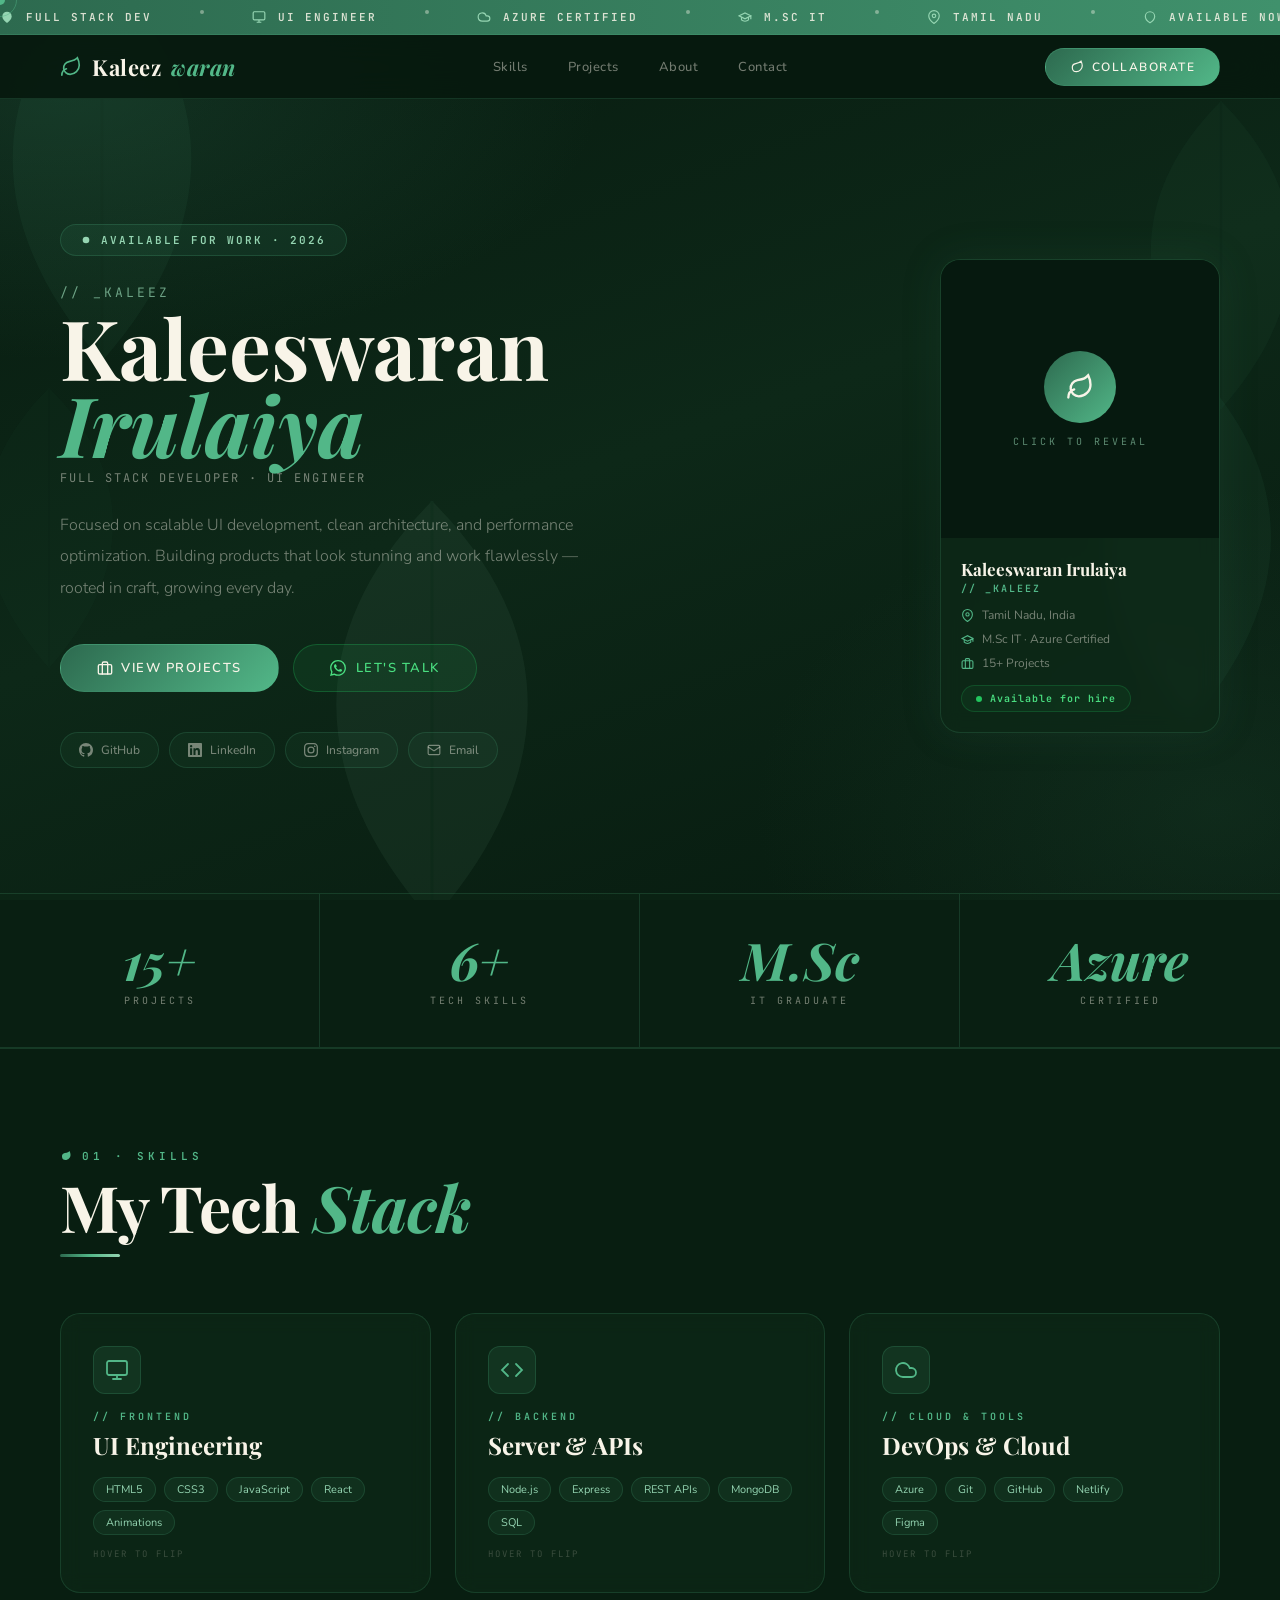
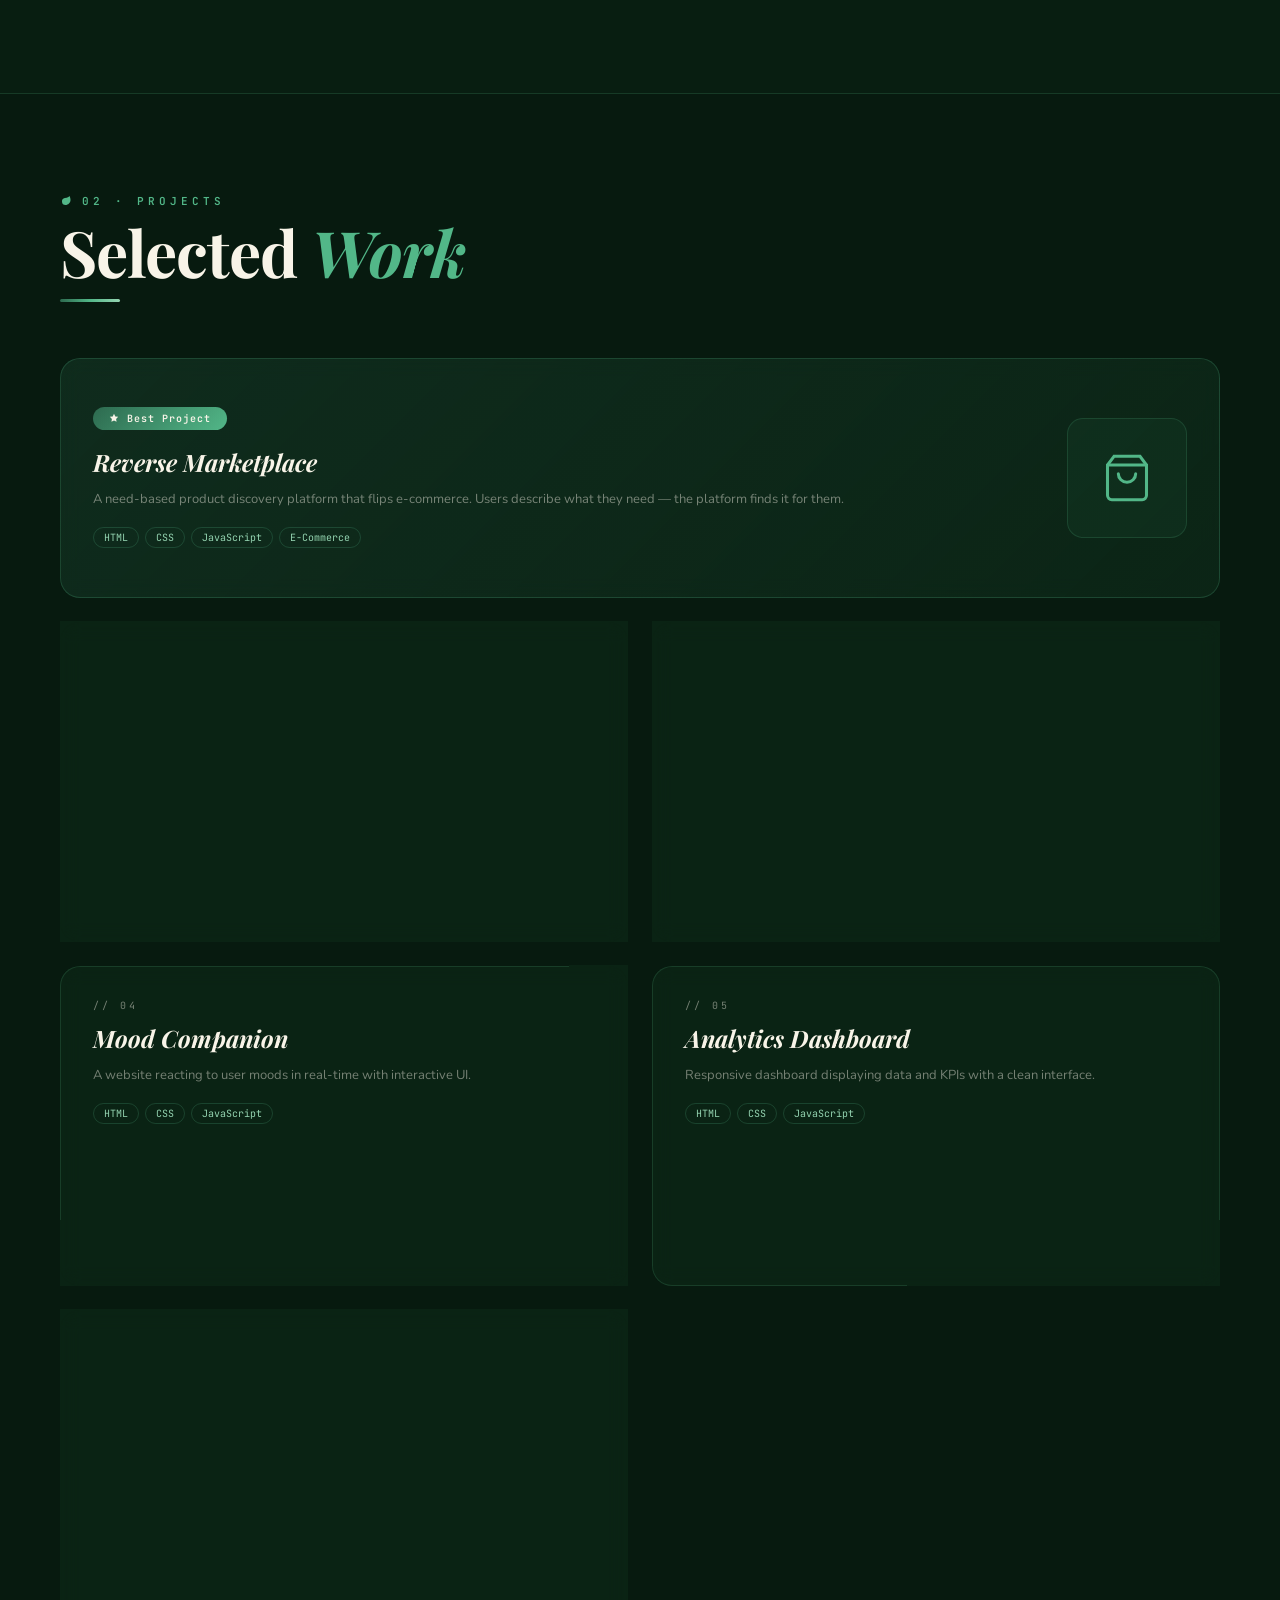
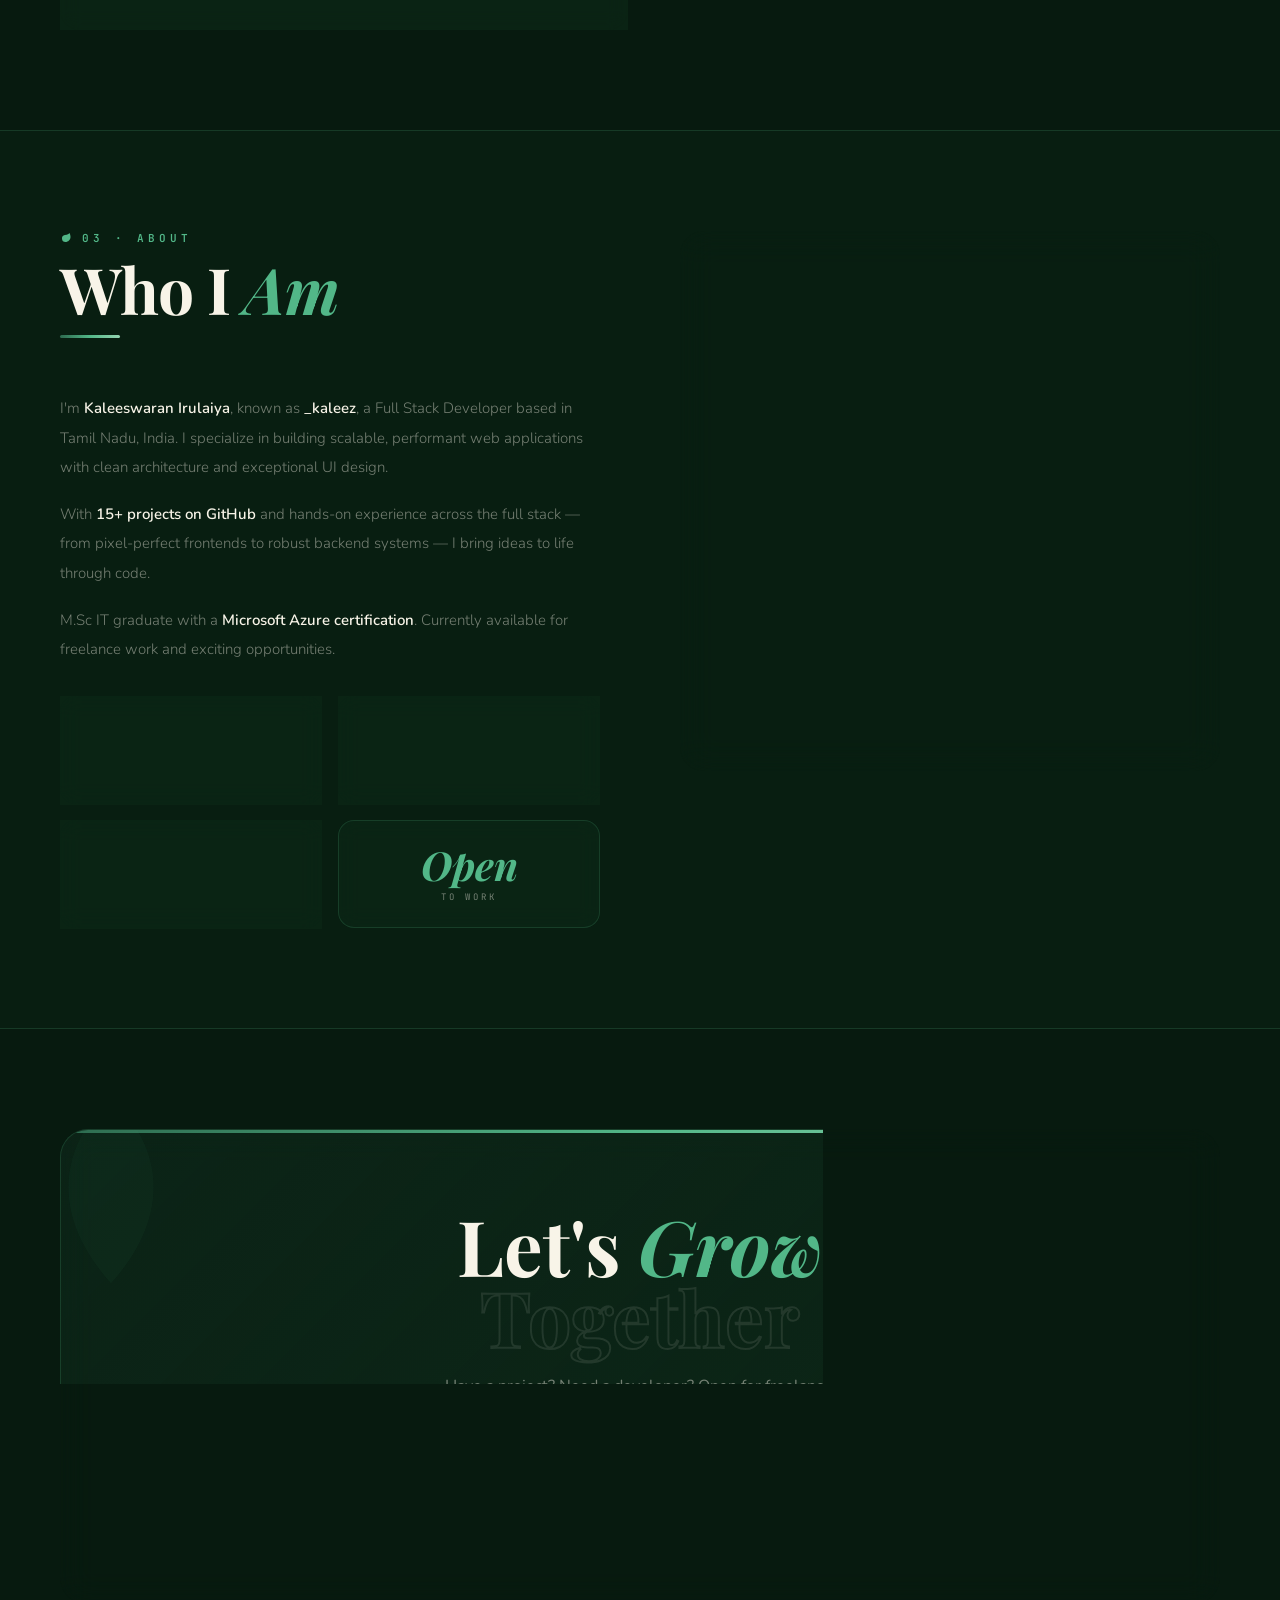
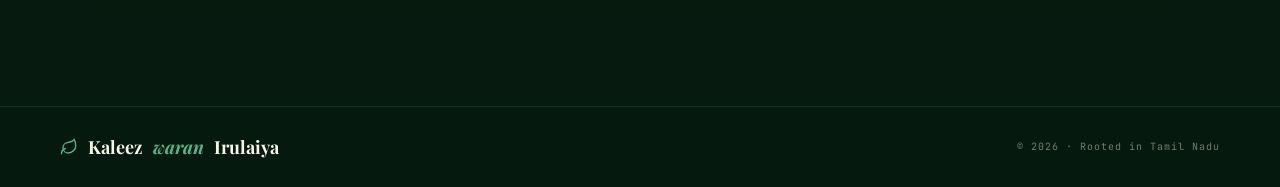
<file: index.html>
<!DOCTYPE html>
<html lang="en">
<head>
<meta charset="UTF-8">
<meta name="viewport" content="width=device-width, initial-scale=1.0">
<title>Kaleeswaran Irulaiya — Full Stack Developer</title>
<link rel="stylesheet" href="style.css">
</head>
<body>

<div class="cur" id="cur"></div>
<div class="cur-r" id="curR"></div>

<!-- LEAF SVG BG -->
<div class="leaves-bg">
  <svg class="leaf-svg" viewBox="0 0 200 300" fill="none"><path d="M100 290 C20 200 10 100 100 10 C190 100 180 200 100 290Z" fill="#52b788"/><path d="M100 290 L100 10" stroke="#40916c" stroke-width="2"/></svg>
  <svg class="leaf-svg" viewBox="0 0 200 300" fill="none"><path d="M100 290 C20 200 10 100 100 10 C190 100 180 200 100 290Z" fill="#40916c"/><path d="M100 290 L100 10" stroke="#2d6a4f" stroke-width="2"/></svg>
  <svg class="leaf-svg" viewBox="0 0 200 300" fill="none"><path d="M100 290 C20 200 10 100 100 10 C190 100 180 200 100 290Z" fill="#2d6a4f"/><path d="M100 290 L100 10" stroke="#1a4731" stroke-width="2"/></svg>
  <svg class="leaf-svg" viewBox="0 0 200 300" fill="none"><path d="M100 290 C20 200 10 100 100 10 C190 100 180 200 100 290Z" fill="#52b788"/><path d="M100 290 L100 10" stroke="#40916c" stroke-width="2"/></svg>
  <svg class="leaf-svg" viewBox="0 0 200 300" fill="none"><path d="M100 290 C20 200 10 100 100 10 C190 100 180 200 100 290Z" fill="#95d5b2"/><path d="M100 290 L100 10" stroke="#52b788" stroke-width="2"/></svg>
</div>

<!-- FLOATING PARTICLES -->
<div class="particles" id="particles"></div>

<!-- MOBILE NAV -->
<div class="mobile-nav" id="mobileNav">
  <button class="close-btn" id="closeNav">
    <svg width="18" height="18" viewBox="0 0 24 24" fill="none" stroke="currentColor" stroke-width="2.5" stroke-linecap="round"><line x1="18" y1="6" x2="6" y2="18"/><line x1="6" y1="6" x2="18" y2="18"/></svg>
  </button>
  <a href="#skills" onclick="closeMobileNav()">Skills</a>
  <a href="#projects" onclick="closeMobileNav()">Projects</a>
  <a href="#about" onclick="closeMobileNav()">About</a>
  <a href="#contact" onclick="closeMobileNav()">Contact</a>
  <a href="https://wa.me/916379953691" target="_blank" style="color:#4ade80;font-size:20px;font-family:'Nunito',sans-serif;letter-spacing:1px;">WhatsApp</a>
</div>

<!-- MARQUEE -->
<div class="marquee-bar">
  <div class="marquee-inner">
    <span class="marquee-item">
      <svg width="14" height="14" viewBox="0 0 24 24" fill="var(--mint)" stroke="none"><path d="M12 22c0 0-8-5-8-11a8 8 0 0 1 16 0c0 6-8 11-8 11z"/></svg>
      Full Stack Dev
    </span>
    <span class="msep"></span>
    <span class="marquee-item">
      <svg width="14" height="14" viewBox="0 0 24 24" fill="none" stroke="var(--mint)" stroke-width="2"><rect x="2" y="3" width="20" height="14" rx="2"/><path d="M8 21h8M12 17v4"/></svg>
      UI Engineer
    </span>
    <span class="msep"></span>
    <span class="marquee-item">
      <svg width="14" height="14" viewBox="0 0 24 24" fill="none" stroke="var(--mint)" stroke-width="2"><path d="M17.5 19H9a7 7 0 1 1 6.71-9h1.79a4.5 4.5 0 1 1 0 9z"/></svg>
      Azure Certified
    </span>
    <span class="msep"></span>
    <span class="marquee-item">
      <svg width="14" height="14" viewBox="0 0 24 24" fill="none" stroke="var(--mint)" stroke-width="2"><path d="M22 10v6M2 10l10-5 10 5-10 5z"/><path d="M6 12v5c3 3 9 3 12 0v-5"/></svg>
      M.Sc IT
    </span>
    <span class="msep"></span>
    <span class="marquee-item">
      <svg width="14" height="14" viewBox="0 0 24 24" fill="none" stroke="var(--mint)" stroke-width="2"><path d="M21 10c0 7-9 13-9 13s-9-6-9-13a9 9 0 0 1 18 0z"/><circle cx="12" cy="10" r="3"/></svg>
      Tamil Nadu
    </span>
    <span class="msep"></span>
    <span class="marquee-item">
      <svg width="14" height="14" viewBox="0 0 24 24" fill="none" stroke="var(--mint)" stroke-width="2"><path d="M12 22c0 0-8-5-8-11a8 8 0 0 1 16 0c0 6-8 11-8 11z"/></svg>
      Available Now
    </span>
    <span class="msep"></span>
    <span class="marquee-item"><svg width="14" height="14" viewBox="0 0 24 24" fill="var(--mint)" stroke="none"><path d="M12 22c0 0-8-5-8-11a8 8 0 0 1 16 0c0 6-8 11-8 11z"/></svg>Full Stack Dev</span>
    <span class="msep"></span>
    <span class="marquee-item"><svg width="14" height="14" viewBox="0 0 24 24" fill="none" stroke="var(--mint)" stroke-width="2"><rect x="2" y="3" width="20" height="14" rx="2"/><path d="M8 21h8M12 17v4"/></svg>UI Engineer</span>
    <span class="msep"></span>
    <span class="marquee-item"><svg width="14" height="14" viewBox="0 0 24 24" fill="none" stroke="var(--mint)" stroke-width="2"><path d="M17.5 19H9a7 7 0 1 1 6.71-9h1.79a4.5 4.5 0 1 1 0 9z"/></svg>Azure Certified</span>
    <span class="msep"></span>
    <span class="marquee-item"><svg width="14" height="14" viewBox="0 0 24 24" fill="none" stroke="var(--mint)" stroke-width="2"><path d="M22 10v6M2 10l10-5 10 5-10 5z"/><path d="M6 12v5c3 3 9 3 12 0v-5"/></svg>M.Sc IT</span>
    <span class="msep"></span>
    <span class="marquee-item"><svg width="14" height="14" viewBox="0 0 24 24" fill="none" stroke="var(--mint)" stroke-width="2"><path d="M21 10c0 7-9 13-9 13s-9-6-9-13a9 9 0 0 1 18 0z"/><circle cx="12" cy="10" r="3"/></svg>Tamil Nadu</span>
    <span class="msep"></span>
    <span class="marquee-item"><svg width="14" height="14" viewBox="0 0 24 24" fill="none" stroke="var(--mint)" stroke-width="2"><path d="M12 22c0 0-8-5-8-11a8 8 0 0 1 16 0c0 6-8 11-8 11z"/></svg>Available Now</span>
    <span class="msep"></span>
  </div>
</div>

<!-- NAV -->
<nav>
  <a href="#" class="nav-logo">
    <svg width="22" height="22" viewBox="0 0 24 24" fill="none" stroke="var(--leaf)" stroke-width="1.8" stroke-linecap="round"><path d="M11 20A7 7 0 0 1 9.8 6.1C15.5 5 17 4.48 19 2c1 2 2 4.18 2 8 0 5.5-4.78 10-10 10z"/><path d="M2 21c0-3 1.85-5.96 5-7"/></svg>
    Kaleez<span>waran</span>
  </a>
  <ul class="nav-links">
    <li><a href="#skills">Skills</a></li>
    <li><a href="#projects">Projects</a></li>
    <li><a href="#about">About</a></li>
    <li><a href="#contact">Contact</a></li>
  </ul>
  <a href="mailto:kaleessultan415@gmail.com" class="nav-collab">
    <svg width="14" height="14" viewBox="0 0 24 24" fill="none" stroke="currentColor" stroke-width="2" stroke-linecap="round"><path d="M11 20A7 7 0 0 1 9.8 6.1C15.5 5 17 4.48 19 2c1 2 2 4.18 2 8 0 5.5-4.78 10-10 10z"/></svg>
    Collaborate
  </a>
  <button class="hamburger" id="hamburger"><span></span><span></span><span></span></button>
</nav>

<!-- HERO -->
<section class="hero">
  <div class="hero-inner">
    <div>
      <div class="hero-tag">
        <svg width="10" height="10" viewBox="0 0 24 24" fill="var(--mint)"><circle cx="12" cy="12" r="8"/></svg>
        Available for Work · 2026
      </div>
      <div class="hero-nick">// _kaleez</div>
      <h1 class="hero-name">Kaleeswaran<br><em>Irulaiya</em></h1>
      <div class="hero-role">Full Stack Developer · UI Engineer</div>
      <p class="hero-desc">Focused on scalable UI development, clean architecture, and performance optimization. Building products that look stunning and work flawlessly — rooted in craft, growing every day.</p>
      <div class="hero-btns">
        <a href="#projects" class="btn-nature">
          <span>
            <svg width="16" height="16" viewBox="0 0 24 24" fill="none" stroke="currentColor" stroke-width="2" stroke-linecap="round"><rect x="2" y="7" width="20" height="14" rx="2"/><path d="M16 21V5a2 2 0 0 0-2-2h-4a2 2 0 0 0-2 2v16"/></svg>
            View Projects
          </span>
        </a>
        <a href="https://wa.me/916379953691" target="_blank" class="btn-wa">
          <svg width="16" height="16" viewBox="0 0 24 24" fill="currentColor"><path d="M17.472 14.382c-.297-.149-1.758-.867-2.03-.967-.273-.099-.471-.148-.67.15-.197.297-.767.966-.94 1.164-.173.199-.347.223-.644.075-.297-.15-1.255-.463-2.39-1.475-.883-.788-1.48-1.761-1.653-2.059-.173-.297-.018-.458.13-.606.134-.133.298-.347.446-.52.149-.174.198-.298.298-.497.099-.198.05-.371-.025-.52-.075-.149-.669-1.612-.916-2.207-.242-.579-.487-.5-.669-.51-.173-.008-.371-.01-.57-.01-.198 0-.52.074-.792.372-.272.297-1.04 1.016-1.04 2.479 0 1.462 1.065 2.875 1.213 3.074.149.198 2.096 3.2 5.077 4.487.709.306 1.262.489 1.694.625.712.227 1.36.195 1.871.118.571-.085 1.758-.719 2.006-1.413.248-.694.248-1.289.173-1.413-.074-.124-.272-.198-.57-.347m-5.421 7.403h-.004a9.87 9.87 0 0 1-5.031-1.378l-.361-.214-3.741.982.998-3.648-.235-.374a9.86 9.86 0 0 1-1.51-5.26c.001-5.45 4.436-9.884 9.888-9.884 2.64 0 5.122 1.03 6.988 2.898a9.825 9.825 0 0 1 2.893 6.994c-.003 5.45-4.437 9.884-9.885 9.884m8.413-18.297A11.815 11.815 0 0 0 12.05 0C5.495 0 .16 5.335.157 11.892c0 2.096.547 4.142 1.588 5.945L.057 24l6.305-1.654a11.882 11.882 0 0 0 5.683 1.448h.005c6.554 0 11.89-5.335 11.893-11.893a11.821 11.821 0 0 0-3.48-8.413z"/></svg>
          Let's Talk
        </a>
      </div>
      <div class="hero-socials">
        <a href="https://github.com/kaleez17" target="_blank" class="soc-chip">
          <svg width="14" height="14" viewBox="0 0 24 24" fill="currentColor"><path d="M12 0C5.37 0 0 5.37 0 12c0 5.31 3.435 9.795 8.205 11.385.6.105.825-.255.825-.57 0-.285-.015-1.23-.015-2.235-3.015.555-3.795-.735-4.035-1.41-.135-.345-.72-1.41-1.23-1.695-.42-.225-1.02-.78-.015-.795.945-.015 1.62.87 1.845 1.23 1.08 1.815 2.805 1.305 3.495.99.105-.78.42-1.305.765-1.605-2.67-.3-5.46-1.335-5.46-5.925 0-1.305.465-2.385 1.23-3.225-.12-.3-.54-1.53.12-3.18 0 0 1.005-.315 3.3 1.23.96-.27 1.98-.405 3-.405s2.04.135 3 .405c2.295-1.56 3.3-1.23 3.3-1.23.66 1.65.24 2.88.12 3.18.765.84 1.23 1.905 1.23 3.225 0 4.605-2.805 5.625-5.475 5.925.435.375.81 1.095.81 2.22 0 1.605-.015 2.895-.015 3.3 0 .315.225.69.825.57A12.02 12.02 0 0 0 24 12c0-6.63-5.37-12-12-12z"/></svg>
          GitHub
        </a>
        <a href="https://www.linkedin.com/in/kaleeswaran-irulaiya-293414214/" target="_blank" class="soc-chip">
          <svg width="14" height="14" viewBox="0 0 24 24" fill="currentColor"><path d="M20.447 20.452h-3.554v-5.569c0-1.328-.027-3.037-1.852-3.037-1.853 0-2.136 1.445-2.136 2.939v5.667H9.351V9h3.414v1.561h.046c.477-.9 1.637-1.85 3.37-1.85 3.601 0 4.267 2.37 4.267 5.455v6.286zM5.337 7.433a2.062 2.062 0 0 1-2.063-2.065 2.064 2.064 0 1 1 2.063 2.065zm1.782 13.019H3.555V9h3.564v11.452zM22.225 0H1.771C.792 0 0 .774 0 1.729v20.542C0 23.227.792 24 1.771 24h20.451C23.2 24 24 23.227 24 22.271V1.729C24 .774 23.2 0 22.222 0h.003z"/></svg>
          LinkedIn
        </a>
        <a href="https://www.instagram.com/kaleez/" target="_blank" class="soc-chip">
          <svg width="14" height="14" viewBox="0 0 24 24" fill="currentColor"><path d="M12 2.163c3.204 0 3.584.012 4.85.07 3.252.148 4.771 1.691 4.919 4.919.058 1.265.069 1.645.069 4.849 0 3.205-.012 3.584-.069 4.849-.149 3.225-1.664 4.771-4.919 4.919-1.266.058-1.644.07-4.85.07-3.204 0-3.584-.012-4.849-.07-3.26-.149-4.771-1.699-4.919-4.92-.058-1.265-.07-1.644-.07-4.849 0-3.204.013-3.583.07-4.849.149-3.227 1.664-4.771 4.919-4.919 1.266-.057 1.645-.069 4.849-.069zm0-2.163c-3.259 0-3.667.014-4.947.072-4.358.2-6.78 2.618-6.98 6.98-.059 1.281-.073 1.689-.073 4.948 0 3.259.014 3.668.072 4.948.2 4.358 2.618 6.78 6.98 6.98 1.281.058 1.689.072 4.948.072 3.259 0 3.668-.014 4.948-.072 4.354-.2 6.782-2.618 6.979-6.98.059-1.28.073-1.689.073-4.948 0-3.259-.014-3.667-.072-4.947-.196-4.354-2.617-6.78-6.979-6.98-1.281-.059-1.69-.073-4.949-.073zm0 5.838a6.162 6.162 0 1 0 0 12.324 6.162 6.162 0 0 0 0-12.324zM12 16a4 4 0 1 1 0-8 4 4 0 0 1 0 8zm6.406-11.845a1.44 1.44 0 1 0 0 2.881 1.44 1.44 0 0 0 0-2.881z"/></svg>
          Instagram
        </a>
        <a href="mailto:kaleessultan415@gmail.com" class="soc-chip">
          <svg width="14" height="14" viewBox="0 0 24 24" fill="none" stroke="currentColor" stroke-width="2" stroke-linecap="round"><rect x="2" y="4" width="20" height="16" rx="2"/><path d="m22 7-8.97 5.7a1.94 1.94 0 0 1-2.06 0L2 7"/></svg>
          Email
        </a>
      </div>
    </div>

    <!-- DESKTOP PROFILE -->
    <div class="profile-card">
      <div class="profile-img-wrap" id="imgWrap">
        <div class="boom-overlay" id="boomOverlay">
          <button class="boom-btn" id="boomBtn">
            <svg width="28" height="28" viewBox="0 0 24 24" fill="none" stroke="var(--cream)" stroke-width="2" stroke-linecap="round"><path d="M11 20A7 7 0 0 1 9.8 6.1C15.5 5 17 4.48 19 2c1 2 2 4.18 2 8 0 5.5-4.78 10-10 10z"/><path d="M2 21c0-3 1.85-5.96 5-7"/></svg>
          </button>
          <div class="boom-text">Click to reveal</div>
        </div>
        <img class="profile-photo" id="profilePhoto" src="[data-uri]" alt="Kaleeswaran Irulaiya">
      </div>
      <div class="profile-body">
        <div class="profile-name">Kaleeswaran Irulaiya</div>
        <div class="profile-nick">// _kaleez</div>
        <div class="profile-meta">
          <div class="pmeta-row">
            <svg width="13" height="13" viewBox="0 0 24 24" fill="none" stroke="var(--leaf)" stroke-width="2"><path d="M21 10c0 7-9 13-9 13s-9-6-9-13a9 9 0 0 1 18 0z"/><circle cx="12" cy="10" r="3"/></svg>
            Tamil Nadu, India
          </div>
          <div class="pmeta-row">
            <svg width="13" height="13" viewBox="0 0 24 24" fill="none" stroke="var(--leaf)" stroke-width="2"><path d="M22 10v6M2 10l10-5 10 5-10 5z"/><path d="M6 12v5c3 3 9 3 12 0v-5"/></svg>
            M.Sc IT · Azure Certified
          </div>
          <div class="pmeta-row">
            <svg width="13" height="13" viewBox="0 0 24 24" fill="none" stroke="var(--leaf)" stroke-width="2"><rect x="2" y="7" width="20" height="14" rx="2"/><path d="M16 21V5a2 2 0 0 0-2-2h-4a2 2 0 0 0-2 2v16"/></svg>
            15+ Projects
          </div>
        </div>
        <div class="avail-badge"><span class="avail-dot"></span>Available for hire</div>
      </div>
    </div>

    <!-- MOBILE PROFILE -->
    <div class="mobile-profile">
      <div class="profile-img-wrap" id="imgWrapM">
        <div class="boom-overlay" id="boomOverlayM">
          <button class="boom-btn" id="boomBtnM">
            <svg width="28" height="28" viewBox="0 0 24 24" fill="none" stroke="var(--cream)" stroke-width="2" stroke-linecap="round"><path d="M11 20A7 7 0 0 1 9.8 6.1C15.5 5 17 4.48 19 2c1 2 2 4.18 2 8 0 5.5-4.78 10-10 10z"/><path d="M2 21c0-3 1.85-5.96 5-7"/></svg>
          </button>
          <div class="boom-text">Click to reveal</div>
        </div>
        <img class="profile-photo" id="profilePhotoM" src="[data-uri]" alt="Kaleeswaran Irulaiya">
      </div>
    </div>
  </div>
</section>

<!-- STATS -->
<div class="stats-strip">
  <div class="stat-item"><div class="stat-num">15+</div><div class="stat-lbl">Projects</div></div>
  <div class="stat-item"><div class="stat-num">6+</div><div class="stat-lbl">Tech Skills</div></div>
  <div class="stat-item"><div class="stat-num">M.Sc</div><div class="stat-lbl">IT Graduate</div></div>
  <div class="stat-item"><div class="stat-num">Azure</div><div class="stat-lbl">Certified</div></div>
</div>

<!-- SKILLS -->
<section class="skills-bg" id="skills">
  <div class="sec-wrap">
    <div class="reveal">
      <div class="sec-tag">
        <svg width="12" height="12" viewBox="0 0 24 24" fill="var(--leaf)"><path d="M11 20A7 7 0 0 1 9.8 6.1C15.5 5 17 4.48 19 2c1 2 2 4.18 2 8 0 5.5-4.78 10-10 10z"/></svg>
        01 · Skills
      </div>
      <h2 class="sec-title">My Tech <em>Stack</em></h2>
      <div class="sec-line"></div>
    </div>
    <div class="skills-grid">

      <div class="skill-flip-wrap reveal">
        <div class="skill-flip">
          <div class="skill-front">
            <div class="skill-icon-wrap">
              <svg width="24" height="24" viewBox="0 0 24 24" fill="none" stroke="var(--leaf)" stroke-width="1.8" stroke-linecap="round"><rect x="2" y="3" width="20" height="14" rx="2"/><path d="M8 21h8M12 17v4"/></svg>
            </div>
            <div class="skill-cat">// Frontend</div>
            <div class="skill-name">UI Engineering</div>
            <div class="skill-tags"><span class="stag">HTML5</span><span class="stag">CSS3</span><span class="stag">JavaScript</span><span class="stag">React</span><span class="stag">Animations</span></div>
            <div class="back-hint">Hover to flip</div>
          </div>
          <div class="skill-back">
            <div class="back-title">Frontend Skills</div>
            <div class="back-items">
              <div class="back-item"><svg width="10" height="10" viewBox="0 0 24 24" fill="var(--leaf)"><path d="M11 20A7 7 0 0 1 9.8 6.1C15.5 5 17 4.48 19 2c1 2 2 4.18 2 8 0 5.5-4.78 10-10 10z"/></svg>Pixel-perfect responsive layouts</div>
              <div class="back-item"><svg width="10" height="10" viewBox="0 0 24 24" fill="var(--leaf)"><path d="M11 20A7 7 0 0 1 9.8 6.1C15.5 5 17 4.48 19 2c1 2 2 4.18 2 8 0 5.5-4.78 10-10 10z"/></svg>CSS animations & transitions</div>
              <div class="back-item"><svg width="10" height="10" viewBox="0 0 24 24" fill="var(--leaf)"><path d="M11 20A7 7 0 0 1 9.8 6.1C15.5 5 17 4.48 19 2c1 2 2 4.18 2 8 0 5.5-4.78 10-10 10z"/></svg>React component architecture</div>
              <div class="back-item"><svg width="10" height="10" viewBox="0 0 24 24" fill="var(--leaf)"><path d="M11 20A7 7 0 0 1 9.8 6.1C15.5 5 17 4.48 19 2c1 2 2 4.18 2 8 0 5.5-4.78 10-10 10z"/></svg>Cross-browser compatibility</div>
              <div class="back-item"><svg width="10" height="10" viewBox="0 0 24 24" fill="var(--leaf)"><path d="M11 20A7 7 0 0 1 9.8 6.1C15.5 5 17 4.48 19 2c1 2 2 4.18 2 8 0 5.5-4.78 10-10 10z"/></svg>Performance optimization</div>
            </div>
          </div>
        </div>
      </div>

      <div class="skill-flip-wrap reveal">
        <div class="skill-flip">
          <div class="skill-front">
            <div class="skill-icon-wrap">
              <svg width="24" height="24" viewBox="0 0 24 24" fill="none" stroke="var(--leaf)" stroke-width="1.8" stroke-linecap="round"><polyline points="16 18 22 12 16 6"/><polyline points="8 6 2 12 8 18"/></svg>
            </div>
            <div class="skill-cat">// Backend</div>
            <div class="skill-name">Server & APIs</div>
            <div class="skill-tags"><span class="stag">Node.js</span><span class="stag">Express</span><span class="stag">REST APIs</span><span class="stag">MongoDB</span><span class="stag">SQL</span></div>
            <div class="back-hint">Hover to flip</div>
          </div>
          <div class="skill-back">
            <div class="back-title">Backend Skills</div>
            <div class="back-items">
              <div class="back-item"><svg width="10" height="10" viewBox="0 0 24 24" fill="var(--leaf)"><path d="M11 20A7 7 0 0 1 9.8 6.1C15.5 5 17 4.48 19 2c1 2 2 4.18 2 8 0 5.5-4.78 10-10 10z"/></svg>RESTful API design</div>
              <div class="back-item"><svg width="10" height="10" viewBox="0 0 24 24" fill="var(--leaf)"><path d="M11 20A7 7 0 0 1 9.8 6.1C15.5 5 17 4.48 19 2c1 2 2 4.18 2 8 0 5.5-4.78 10-10 10z"/></svg>Database schema design</div>
              <div class="back-item"><svg width="10" height="10" viewBox="0 0 24 24" fill="var(--leaf)"><path d="M11 20A7 7 0 0 1 9.8 6.1C15.5 5 17 4.48 19 2c1 2 2 4.18 2 8 0 5.5-4.78 10-10 10z"/></svg>Authentication & security</div>
              <div class="back-item"><svg width="10" height="10" viewBox="0 0 24 24" fill="var(--leaf)"><path d="M11 20A7 7 0 0 1 9.8 6.1C15.5 5 17 4.48 19 2c1 2 2 4.18 2 8 0 5.5-4.78 10-10 10z"/></svg>Server-side rendering</div>
              <div class="back-item"><svg width="10" height="10" viewBox="0 0 24 24" fill="var(--leaf)"><path d="M11 20A7 7 0 0 1 9.8 6.1C15.5 5 17 4.48 19 2c1 2 2 4.18 2 8 0 5.5-4.78 10-10 10z"/></svg>Scalable architecture</div>
            </div>
          </div>
        </div>
      </div>

      <div class="skill-flip-wrap reveal">
        <div class="skill-flip">
          <div class="skill-front">
            <div class="skill-icon-wrap">
              <svg width="24" height="24" viewBox="0 0 24 24" fill="none" stroke="var(--leaf)" stroke-width="1.8" stroke-linecap="round"><path d="M17.5 19H9a7 7 0 1 1 6.71-9h1.79a4.5 4.5 0 1 1 0 9z"/></svg>
            </div>
            <div class="skill-cat">// Cloud & Tools</div>
            <div class="skill-name">DevOps & Cloud</div>
            <div class="skill-tags"><span class="stag">Azure</span><span class="stag">Git</span><span class="stag">GitHub</span><span class="stag">Netlify</span><span class="stag">Figma</span></div>
            <div class="back-hint">Hover to flip</div>
          </div>
          <div class="skill-back">
            <div class="back-title">Cloud Skills</div>
            <div class="back-items">
              <div class="back-item"><svg width="10" height="10" viewBox="0 0 24 24" fill="var(--leaf)"><path d="M11 20A7 7 0 0 1 9.8 6.1C15.5 5 17 4.48 19 2c1 2 2 4.18 2 8 0 5.5-4.78 10-10 10z"/></svg>Microsoft Azure certified</div>
              <div class="back-item"><svg width="10" height="10" viewBox="0 0 24 24" fill="var(--leaf)"><path d="M11 20A7 7 0 0 1 9.8 6.1C15.5 5 17 4.48 19 2c1 2 2 4.18 2 8 0 5.5-4.78 10-10 10z"/></svg>CI/CD pipelines</div>
              <div class="back-item"><svg width="10" height="10" viewBox="0 0 24 24" fill="var(--leaf)"><path d="M11 20A7 7 0 0 1 9.8 6.1C15.5 5 17 4.48 19 2c1 2 2 4.18 2 8 0 5.5-4.78 10-10 10z"/></svg>Cloud deployment</div>
              <div class="back-item"><svg width="10" height="10" viewBox="0 0 24 24" fill="var(--leaf)"><path d="M11 20A7 7 0 0 1 9.8 6.1C15.5 5 17 4.48 19 2c1 2 2 4.18 2 8 0 5.5-4.78 10-10 10z"/></svg>Version control with Git</div>
              <div class="back-item"><svg width="10" height="10" viewBox="0 0 24 24" fill="var(--leaf)"><path d="M11 20A7 7 0 0 1 9.8 6.1C15.5 5 17 4.48 19 2c1 2 2 4.18 2 8 0 5.5-4.78 10-10 10z"/></svg>UI/UX design with Figma</div>
            </div>
          </div>
        </div>
      </div>
    </div>
  </div>
</section>

<!-- PROJECTS -->
<section id="projects">
  <div class="sec-wrap">
    <div class="reveal">
      <div class="sec-tag">
        <svg width="12" height="12" viewBox="0 0 24 24" fill="var(--leaf)"><path d="M11 20A7 7 0 0 1 9.8 6.1C15.5 5 17 4.48 19 2c1 2 2 4.18 2 8 0 5.5-4.78 10-10 10z"/></svg>
        02 · Projects
      </div>
      <h2 class="sec-title">Selected <em>Work</em></h2>
      <div class="sec-line"></div>
    </div>
    <div class="proj-grid">

      <div class="proj-flip-wrap best reveal">
        <div class="proj-flip">
          <div class="proj-front">
            <div>
              <div class="best-badge">
                <svg width="10" height="10" viewBox="0 0 24 24" fill="currentColor"><polygon points="12 2 15.09 8.26 22 9.27 17 14.14 18.18 21.02 12 17.77 5.82 21.02 7 14.14 2 9.27 8.91 8.26 12 2"/></svg>
                Best Project
              </div>
              <div class="proj-name">Reverse Marketplace</div>
              <div class="proj-desc">A need-based product discovery platform that flips e-commerce. Users describe what they need — the platform finds it for them.</div>
              <div class="proj-tags"><span class="ptag">HTML</span><span class="ptag">CSS</span><span class="ptag">JavaScript</span><span class="ptag">E-Commerce</span></div>
            </div>
            <div class="best-visual">
              <svg width="52" height="52" viewBox="0 0 24 24" fill="none" stroke="var(--leaf)" stroke-width="1.4" stroke-linecap="round"><path d="M6 2 3 6v14a2 2 0 0 0 2 2h14a2 2 0 0 0 2-2V6l-3-4z"/><line x1="3" y1="6" x2="21" y2="6"/><path d="M16 10a4 4 0 0 1-8 0"/></svg>
            </div>
          </div>
          <div class="proj-back">
            <div class="back-proj-icon">
              <svg width="26" height="26" viewBox="0 0 24 24" fill="none" stroke="var(--leaf)" stroke-width="1.8"><path d="M6 2 3 6v14a2 2 0 0 0 2 2h14a2 2 0 0 0 2-2V6l-3-4z"/><line x1="3" y1="6" x2="21" y2="6"/><path d="M16 10a4 4 0 0 1-8 0"/></svg>
            </div>
            <div class="back-proj-name">Reverse Marketplace</div>
            <div class="back-links">
              <a href="https://github.com/kaleez17/reverse_marketplace" target="_blank" class="blink blink-gh">
                <svg width="13" height="13" viewBox="0 0 24 24" fill="currentColor"><path d="M12 0C5.37 0 0 5.37 0 12c0 5.31 3.435 9.795 8.205 11.385.6.105.825-.255.825-.57 0-.285-.015-1.23-.015-2.235-3.015.555-3.795-.735-4.035-1.41-.135-.345-.72-1.41-1.23-1.695-.42-.225-1.02-.78-.015-.795.945-.015 1.62.87 1.845 1.23 1.08 1.815 2.805 1.305 3.495.99.105-.78.42-1.305.765-1.605-2.67-.3-5.46-1.335-5.46-5.925 0-1.305.465-2.385 1.23-3.225-.12-.3-.54-1.53.12-3.18 0 0 1.005-.315 3.3 1.23.96-.27 1.98-.405 3-.405s2.04.135 3 .405c2.295-1.56 3.3-1.23 3.3-1.23.66 1.65.24 2.88.12 3.18.765.84 1.23 1.905 1.23 3.225 0 4.605-2.805 5.625-5.475 5.925.435.375.81 1.095.81 2.22 0 1.605-.015 2.895-.015 3.3 0 .315.225.69.825.57A12.02 12.02 0 0 0 24 12c0-6.63-5.37-12-12-12z"/></svg>
                GitHub
              </a>
              <a href="https://wa.me/916379953691?text=Hi%20Kaleeswaran!%20I%20saw%20your%20Reverse%20Marketplace%20project!" target="_blank" class="blink blink-wa">
                <svg width="13" height="13" viewBox="0 0 24 24" fill="currentColor"><path d="M17.472 14.382c-.297-.149-1.758-.867-2.03-.967-.273-.099-.471-.148-.67.15-.197.297-.767.966-.94 1.164-.173.199-.347.223-.644.075-.297-.15-1.255-.463-2.39-1.475-.883-.788-1.48-1.761-1.653-2.059-.173-.297-.018-.458.13-.606.134-.133.298-.347.446-.52.149-.174.198-.298.298-.497.099-.198.05-.371-.025-.52-.075-.149-.669-1.612-.916-2.207-.242-.579-.487-.5-.669-.51-.173-.008-.371-.01-.57-.01-.198 0-.52.074-.792.372-.272.297-1.04 1.016-1.04 2.479 0 1.462 1.065 2.875 1.213 3.074.149.198 2.096 3.2 5.077 4.487.709.306 1.262.489 1.694.625.712.227 1.36.195 1.871.118.571-.085 1.758-.719 2.006-1.413.248-.694.248-1.289.173-1.413-.074-.124-.272-.198-.57-.347m-5.421 7.403h-.004a9.87 9.87 0 0 1-5.031-1.378l-.361-.214-3.741.982.998-3.648-.235-.374a9.86 9.86 0 0 1-1.51-5.26c.001-5.45 4.436-9.884 9.888-9.884 2.64 0 5.122 1.03 6.988 2.898a9.825 9.825 0 0 1 2.893 6.994c-.003 5.45-4.437 9.884-9.885 9.884m8.413-18.297A11.815 11.815 0 0 0 12.05 0C5.495 0 .16 5.335.157 11.892c0 2.096.547 4.142 1.588 5.945L.057 24l6.305-1.654a11.882 11.882 0 0 0 5.683 1.448h.005c6.554 0 11.89-5.335 11.893-11.893a11.821 11.821 0 0 0-3.48-8.413z"/></svg>
                Discuss
              </a>
            </div>
            <div class="back-flip-hint">Hover to flip back</div>
          </div>
        </div>
      </div>


      <div class="proj-flip-wrap reveal">
        <div class="proj-flip">
          <div class="proj-front">
            <div class="proj-num">// 02</div>
            <div class="proj-name">Appointment Booking</div>
            <div class="proj-desc">Modern scheduling interface making bookings simple with seamless UX.</div>
            <div class="proj-tags"><span class="ptag">HTML</span><span class="ptag">CSS</span><span class="ptag">JavaScript</span></div>
          </div>
          <div class="proj-back">
            <div class="back-proj-icon">
              <svg width="22" height="22" viewBox="0 0 24 24" fill="none" stroke="var(--leaf)" stroke-width="1.8" stroke-linecap="round"><path d="M8 7V3m8 4V3m-9 8h10M5 21h14a2 2 0 0 0 2-2V7a2 2 0 0 0-2-2H5a2 2 0 0 0-2 2v12a2 2 0 0 0 2 2z"/></svg>
            </div>
            <div class="back-proj-name">Appointment Booking</div>
            <div class="back-links">
              <a href="https://github.com/kaleez17/appointment_booking_site" target="_blank" class="blink blink-gh"><svg width="13" height="13" viewBox="0 0 24 24" fill="currentColor"><path d="M12 0C5.37 0 0 5.37 0 12c0 5.31 3.435 9.795 8.205 11.385.6.105.825-.255.825-.57 0-.285-.015-1.23-.015-2.235-3.015.555-3.795-.735-4.035-1.41-.135-.345-.72-1.41-1.23-1.695-.42-.225-1.02-.78-.015-.795.945-.015 1.62.87 1.845 1.23 1.08 1.815 2.805 1.305 3.495.99.105-.78.42-1.305.765-1.605-2.67-.3-5.46-1.335-5.46-5.925 0-1.305.465-2.385 1.23-3.225-.12-.3-.54-1.53.12-3.18 0 0 1.005-.315 3.3 1.23.96-.27 1.98-.405 3-.405s2.04.135 3 .405c2.295-1.56 3.3-1.23 3.3-1.23.66 1.65.24 2.88.12 3.18.765.84 1.23 1.905 1.23 3.225 0 4.605-2.805 5.625-5.475 5.925.435.375.81 1.095.81 2.22 0 1.605-.015 2.895-.015 3.3 0 .315.225.69.825.57A12.02 12.02 0 0 0 24 12c0-6.63-5.37-12-12-12z"/></svg> GitHub</a>
              <a href="https://wa.me/916379953691?text=Hi!%20Interested%20in%20Appointment%20Booking!" target="_blank" class="blink blink-wa"><svg width="13" height="13" viewBox="0 0 24 24" fill="currentColor"><path d="M17.472 14.382c-.297-.149-1.758-.867-2.03-.967-.273-.099-.471-.148-.67.15-.197.297-.767.966-.94 1.164-.173.199-.347.223-.644.075-.297-.15-1.255-.463-2.39-1.475-.883-.788-1.48-1.761-1.653-2.059-.173-.297-.018-.458.13-.606.134-.133.298-.347.446-.52.149-.174.198-.298.298-.497.099-.198.05-.371-.025-.52-.075-.149-.669-1.612-.916-2.207-.242-.579-.487-.5-.669-.51-.173-.008-.371-.01-.57-.01-.198 0-.52.074-.792.372-.272.297-1.04 1.016-1.04 2.479 0 1.462 1.065 2.875 1.213 3.074.149.198 2.096 3.2 5.077 4.487.709.306 1.262.489 1.694.625.712.227 1.36.195 1.871.118.571-.085 1.758-.719 2.006-1.413.248-.694.248-1.289.173-1.413-.074-.124-.272-.198-.57-.347m-5.421 7.403h-.004a9.87 9.87 0 0 1-5.031-1.378l-.361-.214-3.741.982.998-3.648-.235-.374a9.86 9.86 0 0 1-1.51-5.26c.001-5.45 4.436-9.884 9.888-9.884 2.64 0 5.122 1.03 6.988 2.898a9.825 9.825 0 0 1 2.893 6.994c-.003 5.45-4.437 9.884-9.885 9.884m8.413-18.297A11.815 11.815 0 0 0 12.05 0C5.495 0 .16 5.335.157 11.892c0 2.096.547 4.142 1.588 5.945L.057 24l6.305-1.654a11.882 11.882 0 0 0 5.683 1.448h.005c6.554 0 11.89-5.335 11.893-11.893a11.821 11.821 0 0 0-3.48-8.413z"/></svg> Discuss</a>
            </div>
            <div class="back-flip-hint">Hover to flip back</div>
          </div>
        </div>
      </div>
      <div class="proj-flip-wrap reveal">
        <div class="proj-flip">
          <div class="proj-front">
            <div class="proj-num">// 03</div>
            <div class="proj-name">Memory Keeper</div>
            <div class="proj-desc">Responsive app helping parents store and relive their child's milestones.</div>
            <div class="proj-tags"><span class="ptag">HTML</span><span class="ptag">CSS</span><span class="ptag">JavaScript</span></div>
          </div>
          <div class="proj-back">
            <div class="back-proj-icon">
              <svg width="22" height="22" viewBox="0 0 24 24" fill="none" stroke="var(--leaf)" stroke-width="1.8" stroke-linecap="round"><path d="M9 3H5a2 2 0 0 0-2 2v4m6-6h10a2 2 0 0 1 2 2v4M9 3v18m0 0h10a2 2 0 0 0 2-2v-4M9 21H5a2 2 0 0 1-2-2v-4m0 0h18"/></svg>
            </div>
            <div class="back-proj-name">Memory Keeper</div>
            <div class="back-links">
              <a href="https://github.com/kaleez17/memory-keeper" target="_blank" class="blink blink-gh"><svg width="13" height="13" viewBox="0 0 24 24" fill="currentColor"><path d="M12 0C5.37 0 0 5.37 0 12c0 5.31 3.435 9.795 8.205 11.385.6.105.825-.255.825-.57 0-.285-.015-1.23-.015-2.235-3.015.555-3.795-.735-4.035-1.41-.135-.345-.72-1.41-1.23-1.695-.42-.225-1.02-.78-.015-.795.945-.015 1.62.87 1.845 1.23 1.08 1.815 2.805 1.305 3.495.99.105-.78.42-1.305.765-1.605-2.67-.3-5.46-1.335-5.46-5.925 0-1.305.465-2.385 1.23-3.225-.12-.3-.54-1.53.12-3.18 0 0 1.005-.315 3.3 1.23.96-.27 1.98-.405 3-.405s2.04.135 3 .405c2.295-1.56 3.3-1.23 3.3-1.23.66 1.65.24 2.88.12 3.18.765.84 1.23 1.905 1.23 3.225 0 4.605-2.805 5.625-5.475 5.925.435.375.81 1.095.81 2.22 0 1.605-.015 2.895-.015 3.3 0 .315.225.69.825.57A12.02 12.02 0 0 0 24 12c0-6.63-5.37-12-12-12z"/></svg> GitHub</a>
              <a href="https://wa.me/916379953691?text=Hi!%20Interested%20in%20Memory%20Keeper!" target="_blank" class="blink blink-wa"><svg width="13" height="13" viewBox="0 0 24 24" fill="currentColor"><path d="M17.472 14.382c-.297-.149-1.758-.867-2.03-.967-.273-.099-.471-.148-.67.15-.197.297-.767.966-.94 1.164-.173.199-.347.223-.644.075-.297-.15-1.255-.463-2.39-1.475-.883-.788-1.48-1.761-1.653-2.059-.173-.297-.018-.458.13-.606.134-.133.298-.347.446-.52.149-.174.198-.298.298-.497.099-.198.05-.371-.025-.52-.075-.149-.669-1.612-.916-2.207-.242-.579-.487-.5-.669-.51-.173-.008-.371-.01-.57-.01-.198 0-.52.074-.792.372-.272.297-1.04 1.016-1.04 2.479 0 1.462 1.065 2.875 1.213 3.074.149.198 2.096 3.2 5.077 4.487.709.306 1.262.489 1.694.625.712.227 1.36.195 1.871.118.571-.085 1.758-.719 2.006-1.413.248-.694.248-1.289.173-1.413-.074-.124-.272-.198-.57-.347m-5.421 7.403h-.004a9.87 9.87 0 0 1-5.031-1.378l-.361-.214-3.741.982.998-3.648-.235-.374a9.86 9.86 0 0 1-1.51-5.26c.001-5.45 4.436-9.884 9.888-9.884 2.64 0 5.122 1.03 6.988 2.898a9.825 9.825 0 0 1 2.893 6.994c-.003 5.45-4.437 9.884-9.885 9.884m8.413-18.297A11.815 11.815 0 0 0 12.05 0C5.495 0 .16 5.335.157 11.892c0 2.096.547 4.142 1.588 5.945L.057 24l6.305-1.654a11.882 11.882 0 0 0 5.683 1.448h.005c6.554 0 11.89-5.335 11.893-11.893a11.821 11.821 0 0 0-3.48-8.413z"/></svg> Discuss</a>
            </div>
            <div class="back-flip-hint">Hover to flip back</div>
          </div>
        </div>
      </div>
      <div class="proj-flip-wrap reveal">
        <div class="proj-flip">
          <div class="proj-front">
            <div class="proj-num">// 04</div>
            <div class="proj-name">Mood Companion</div>
            <div class="proj-desc">A website reacting to user moods in real-time with interactive UI.</div>
            <div class="proj-tags"><span class="ptag">HTML</span><span class="ptag">CSS</span><span class="ptag">JavaScript</span></div>
          </div>
          <div class="proj-back">
            <div class="back-proj-icon">
              <svg width="22" height="22" viewBox="0 0 24 24" fill="none" stroke="var(--leaf)" stroke-width="1.8" stroke-linecap="round"><path d="M8 14s1.5 2 4 2 4-2 4-2M9 9h.01M15 9h.01M22 12c0 5.52-4.48 10-10 10S2 17.52 2 12 6.48 2 12 2s10 4.48 10 10z"/></svg>
            </div>
            <div class="back-proj-name">Mood Companion</div>
            <div class="back-links">
              <a href="https://github.com/kaleez17/mood-companion" target="_blank" class="blink blink-gh"><svg width="13" height="13" viewBox="0 0 24 24" fill="currentColor"><path d="M12 0C5.37 0 0 5.37 0 12c0 5.31 3.435 9.795 8.205 11.385.6.105.825-.255.825-.57 0-.285-.015-1.23-.015-2.235-3.015.555-3.795-.735-4.035-1.41-.135-.345-.72-1.41-1.23-1.695-.42-.225-1.02-.78-.015-.795.945-.015 1.62.87 1.845 1.23 1.08 1.815 2.805 1.305 3.495.99.105-.78.42-1.305.765-1.605-2.67-.3-5.46-1.335-5.46-5.925 0-1.305.465-2.385 1.23-3.225-.12-.3-.54-1.53.12-3.18 0 0 1.005-.315 3.3 1.23.96-.27 1.98-.405 3-.405s2.04.135 3 .405c2.295-1.56 3.3-1.23 3.3-1.23.66 1.65.24 2.88.12 3.18.765.84 1.23 1.905 1.23 3.225 0 4.605-2.805 5.625-5.475 5.925.435.375.81 1.095.81 2.22 0 1.605-.015 2.895-.015 3.3 0 .315.225.69.825.57A12.02 12.02 0 0 0 24 12c0-6.63-5.37-12-12-12z"/></svg> GitHub</a>
              <a href="https://wa.me/916379953691?text=Hi!%20Interested%20in%20Mood%20Companion!" target="_blank" class="blink blink-wa"><svg width="13" height="13" viewBox="0 0 24 24" fill="currentColor"><path d="M17.472 14.382c-.297-.149-1.758-.867-2.03-.967-.273-.099-.471-.148-.67.15-.197.297-.767.966-.94 1.164-.173.199-.347.223-.644.075-.297-.15-1.255-.463-2.39-1.475-.883-.788-1.48-1.761-1.653-2.059-.173-.297-.018-.458.13-.606.134-.133.298-.347.446-.52.149-.174.198-.298.298-.497.099-.198.05-.371-.025-.52-.075-.149-.669-1.612-.916-2.207-.242-.579-.487-.5-.669-.51-.173-.008-.371-.01-.57-.01-.198 0-.52.074-.792.372-.272.297-1.04 1.016-1.04 2.479 0 1.462 1.065 2.875 1.213 3.074.149.198 2.096 3.2 5.077 4.487.709.306 1.262.489 1.694.625.712.227 1.36.195 1.871.118.571-.085 1.758-.719 2.006-1.413.248-.694.248-1.289.173-1.413-.074-.124-.272-.198-.57-.347m-5.421 7.403h-.004a9.87 9.87 0 0 1-5.031-1.378l-.361-.214-3.741.982.998-3.648-.235-.374a9.86 9.86 0 0 1-1.51-5.26c.001-5.45 4.436-9.884 9.888-9.884 2.64 0 5.122 1.03 6.988 2.898a9.825 9.825 0 0 1 2.893 6.994c-.003 5.45-4.437 9.884-9.885 9.884m8.413-18.297A11.815 11.815 0 0 0 12.05 0C5.495 0 .16 5.335.157 11.892c0 2.096.547 4.142 1.588 5.945L.057 24l6.305-1.654a11.882 11.882 0 0 0 5.683 1.448h.005c6.554 0 11.89-5.335 11.893-11.893a11.821 11.821 0 0 0-3.48-8.413z"/></svg> Discuss</a>
            </div>
            <div class="back-flip-hint">Hover to flip back</div>
          </div>
        </div>
      </div>
      <div class="proj-flip-wrap reveal">
        <div class="proj-flip">
          <div class="proj-front">
            <div class="proj-num">// 05</div>
            <div class="proj-name">Analytics Dashboard</div>
            <div class="proj-desc">Responsive dashboard displaying data and KPIs with a clean interface.</div>
            <div class="proj-tags"><span class="ptag">HTML</span><span class="ptag">CSS</span><span class="ptag">JavaScript</span></div>
          </div>
          <div class="proj-back">
            <div class="back-proj-icon">
              <svg width="22" height="22" viewBox="0 0 24 24" fill="none" stroke="var(--leaf)" stroke-width="1.8" stroke-linecap="round"><path d="M3 3v18h18M18 9l-5 5-4-4-3 3"/></svg>
            </div>
            <div class="back-proj-name">Analytics Dashboard</div>
            <div class="back-links">
              <a href="https://github.com/kaleez17/Dashboard" target="_blank" class="blink blink-gh"><svg width="13" height="13" viewBox="0 0 24 24" fill="currentColor"><path d="M12 0C5.37 0 0 5.37 0 12c0 5.31 3.435 9.795 8.205 11.385.6.105.825-.255.825-.57 0-.285-.015-1.23-.015-2.235-3.015.555-3.795-.735-4.035-1.41-.135-.345-.72-1.41-1.23-1.695-.42-.225-1.02-.78-.015-.795.945-.015 1.62.87 1.845 1.23 1.08 1.815 2.805 1.305 3.495.99.105-.78.42-1.305.765-1.605-2.67-.3-5.46-1.335-5.46-5.925 0-1.305.465-2.385 1.23-3.225-.12-.3-.54-1.53.12-3.18 0 0 1.005-.315 3.3 1.23.96-.27 1.98-.405 3-.405s2.04.135 3 .405c2.295-1.56 3.3-1.23 3.3-1.23.66 1.65.24 2.88.12 3.18.765.84 1.23 1.905 1.23 3.225 0 4.605-2.805 5.625-5.475 5.925.435.375.81 1.095.81 2.22 0 1.605-.015 2.895-.015 3.3 0 .315.225.69.825.57A12.02 12.02 0 0 0 24 12c0-6.63-5.37-12-12-12z"/></svg> GitHub</a>
              <a href="https://wa.me/916379953691?text=Hi!%20Interested%20in%20Analytics%20Dashboard!" target="_blank" class="blink blink-wa"><svg width="13" height="13" viewBox="0 0 24 24" fill="currentColor"><path d="M17.472 14.382c-.297-.149-1.758-.867-2.03-.967-.273-.099-.471-.148-.67.15-.197.297-.767.966-.94 1.164-.173.199-.347.223-.644.075-.297-.15-1.255-.463-2.39-1.475-.883-.788-1.48-1.761-1.653-2.059-.173-.297-.018-.458.13-.606.134-.133.298-.347.446-.52.149-.174.198-.298.298-.497.099-.198.05-.371-.025-.52-.075-.149-.669-1.612-.916-2.207-.242-.579-.487-.5-.669-.51-.173-.008-.371-.01-.57-.01-.198 0-.52.074-.792.372-.272.297-1.04 1.016-1.04 2.479 0 1.462 1.065 2.875 1.213 3.074.149.198 2.096 3.2 5.077 4.487.709.306 1.262.489 1.694.625.712.227 1.36.195 1.871.118.571-.085 1.758-.719 2.006-1.413.248-.694.248-1.289.173-1.413-.074-.124-.272-.198-.57-.347m-5.421 7.403h-.004a9.87 9.87 0 0 1-5.031-1.378l-.361-.214-3.741.982.998-3.648-.235-.374a9.86 9.86 0 0 1-1.51-5.26c.001-5.45 4.436-9.884 9.888-9.884 2.64 0 5.122 1.03 6.988 2.898a9.825 9.825 0 0 1 2.893 6.994c-.003 5.45-4.437 9.884-9.885 9.884m8.413-18.297A11.815 11.815 0 0 0 12.05 0C5.495 0 .16 5.335.157 11.892c0 2.096.547 4.142 1.588 5.945L.057 24l6.305-1.654a11.882 11.882 0 0 0 5.683 1.448h.005c6.554 0 11.89-5.335 11.893-11.893a11.821 11.821 0 0 0-3.48-8.413z"/></svg> Discuss</a>
            </div>
            <div class="back-flip-hint">Hover to flip back</div>
          </div>
        </div>
      </div>
      <div class="proj-flip-wrap reveal">
        <div class="proj-flip">
          <div class="proj-front">
            <div class="proj-num">// 06</div>
            <div class="proj-name">FLAMES Predictor</div>
            <div class="proj-desc">Modern re-imagining of the classic childhood game into a polished web experience.</div>
            <div class="proj-tags"><span class="ptag">HTML</span><span class="ptag">CSS</span><span class="ptag">JavaScript</span></div>
          </div>
          <div class="proj-back">
            <div class="back-proj-icon">
              <svg width="22" height="22" viewBox="0 0 24 24" fill="none" stroke="var(--leaf)" stroke-width="1.8" stroke-linecap="round"><path d="M12 2c0 6-8 10-8 16a8 8 0 0 0 16 0c0-6-8-10-8-16zm0 0c0 4 4 8 4 12"/></svg>
            </div>
            <div class="back-proj-name">FLAMES Predictor</div>
            <div class="back-links">
              <a href="https://github.com/kaleez17/flames-predictor" target="_blank" class="blink blink-gh"><svg width="13" height="13" viewBox="0 0 24 24" fill="currentColor"><path d="M12 0C5.37 0 0 5.37 0 12c0 5.31 3.435 9.795 8.205 11.385.6.105.825-.255.825-.57 0-.285-.015-1.23-.015-2.235-3.015.555-3.795-.735-4.035-1.41-.135-.345-.72-1.41-1.23-1.695-.42-.225-1.02-.78-.015-.795.945-.015 1.62.87 1.845 1.23 1.08 1.815 2.805 1.305 3.495.99.105-.78.42-1.305.765-1.605-2.67-.3-5.46-1.335-5.46-5.925 0-1.305.465-2.385 1.23-3.225-.12-.3-.54-1.53.12-3.18 0 0 1.005-.315 3.3 1.23.96-.27 1.98-.405 3-.405s2.04.135 3 .405c2.295-1.56 3.3-1.23 3.3-1.23.66 1.65.24 2.88.12 3.18.765.84 1.23 1.905 1.23 3.225 0 4.605-2.805 5.625-5.475 5.925.435.375.81 1.095.81 2.22 0 1.605-.015 2.895-.015 3.3 0 .315.225.69.825.57A12.02 12.02 0 0 0 24 12c0-6.63-5.37-12-12-12z"/></svg> GitHub</a>
              <a href="https://wa.me/916379953691?text=Hi!%20Interested%20in%20FLAMES%20Predictor!" target="_blank" class="blink blink-wa"><svg width="13" height="13" viewBox="0 0 24 24" fill="currentColor"><path d="M17.472 14.382c-.297-.149-1.758-.867-2.03-.967-.273-.099-.471-.148-.67.15-.197.297-.767.966-.94 1.164-.173.199-.347.223-.644.075-.297-.15-1.255-.463-2.39-1.475-.883-.788-1.48-1.761-1.653-2.059-.173-.297-.018-.458.13-.606.134-.133.298-.347.446-.52.149-.174.198-.298.298-.497.099-.198.05-.371-.025-.52-.075-.149-.669-1.612-.916-2.207-.242-.579-.487-.5-.669-.51-.173-.008-.371-.01-.57-.01-.198 0-.52.074-.792.372-.272.297-1.04 1.016-1.04 2.479 0 1.462 1.065 2.875 1.213 3.074.149.198 2.096 3.2 5.077 4.487.709.306 1.262.489 1.694.625.712.227 1.36.195 1.871.118.571-.085 1.758-.719 2.006-1.413.248-.694.248-1.289.173-1.413-.074-.124-.272-.198-.57-.347m-5.421 7.403h-.004a9.87 9.87 0 0 1-5.031-1.378l-.361-.214-3.741.982.998-3.648-.235-.374a9.86 9.86 0 0 1-1.51-5.26c.001-5.45 4.436-9.884 9.888-9.884 2.64 0 5.122 1.03 6.988 2.898a9.825 9.825 0 0 1 2.893 6.994c-.003 5.45-4.437 9.884-9.885 9.884m8.413-18.297A11.815 11.815 0 0 0 12.05 0C5.495 0 .16 5.335.157 11.892c0 2.096.547 4.142 1.588 5.945L.057 24l6.305-1.654a11.882 11.882 0 0 0 5.683 1.448h.005c6.554 0 11.89-5.335 11.893-11.893a11.821 11.821 0 0 0-3.48-8.413z"/></svg> Discuss</a>
            </div>
            <div class="back-flip-hint">Hover to flip back</div>
          </div>
        </div>
      </div>
        </div>
  </div>
</section>

<!-- ABOUT -->
<section class="about-bg" id="about">
  <div class="sec-wrap">
    <div class="about-grid">
      <div>
        <div class="reveal">
          <div class="sec-tag">
            <svg width="12" height="12" viewBox="0 0 24 24" fill="var(--leaf)"><path d="M11 20A7 7 0 0 1 9.8 6.1C15.5 5 17 4.48 19 2c1 2 2 4.18 2 8 0 5.5-4.78 10-10 10z"/></svg>
            03 · About
          </div>
          <h2 class="sec-title">Who I <em>Am</em></h2>
          <div class="sec-line"></div>
          <p class="about-body">I'm <strong>Kaleeswaran Irulaiya</strong>, known as <strong>_kaleez</strong>, a Full Stack Developer based in Tamil Nadu, India. I specialize in building scalable, performant web applications with clean architecture and exceptional UI design.</p>
          <p class="about-body">With <strong>15+ projects on GitHub</strong> and hands-on experience across the full stack — from pixel-perfect frontends to robust backend systems — I bring ideas to life through code.</p>
          <p class="about-body">M.Sc IT graduate with a <strong>Microsoft Azure certification</strong>. Currently available for freelance work and exciting opportunities.</p>
        </div>
        <div class="about-stats reveal">
          <div class="astat"><div class="astat-num">15+</div><div class="astat-lbl">Projects</div></div>
          <div class="astat"><div class="astat-num">M.Sc</div><div class="astat-lbl">IT Degree</div></div>
          <div class="astat"><div class="astat-num">Azure</div><div class="astat-lbl">Certified</div></div>
          <div class="astat"><div class="astat-num">Open</div><div class="astat-lbl">To Work</div></div>
        </div>
      </div>
      <div class="reveal">
        <div class="id-flip-wrap">
          <div class="id-flip">
            <div class="id-front">
              <div class="id-top-bar"></div>
              <div class="id-av">KI</div>
              <div class="id-n">Kaleeswaran Irulaiya</div>
              <div class="id-nick">// _kaleez</div>
              <div class="id-r">Full Stack Developer</div>
              <div class="id-div"></div>
              <div class="id-rows">
                <div class="id-row">
                  <div class="id-row-icon"><svg width="13" height="13" viewBox="0 0 24 24" fill="none" stroke="var(--leaf)" stroke-width="2"><path d="M21 10c0 7-9 13-9 13s-9-6-9-13a9 9 0 0 1 18 0z"/><circle cx="12" cy="10" r="3"/></svg></div>
                  <span class="id-lbl">Location</span><span class="id-val">Tamil Nadu, India</span>
                </div>
                <div class="id-row">
                  <div class="id-row-icon"><svg width="13" height="13" viewBox="0 0 24 24" fill="none" stroke="var(--leaf)" stroke-width="2"><rect x="2" y="4" width="20" height="16" rx="2"/><path d="m22 7-8.97 5.7a1.94 1.94 0 0 1-2.06 0L2 7"/></svg></div>
                  <span class="id-lbl">Email</span><span class="id-val"><a href="mailto:kaleessultan415@gmail.com">kaleessultan415@gmail.com</a></span>
                </div>
                <div class="id-row">
                  <div class="id-row-icon"><svg width="13" height="13" viewBox="0 0 24 24" fill="currentColor"><path d="M17.472 14.382c-.297-.149-1.758-.867-2.03-.967-.273-.099-.471-.148-.67.15-.197.297-.767.966-.94 1.164-.173.199-.347.223-.644.075-.297-.15-1.255-.463-2.39-1.475-.883-.788-1.48-1.761-1.653-2.059-.173-.297-.018-.458.13-.606.134-.133.298-.347.446-.52.149-.174.198-.298.298-.497.099-.198.05-.371-.025-.52-.075-.149-.669-1.612-.916-2.207-.242-.579-.487-.5-.669-.51-.173-.008-.371-.01-.57-.01-.198 0-.52.074-.792.372-.272.297-1.04 1.016-1.04 2.479 0 1.462 1.065 2.875 1.213 3.074.149.198 2.096 3.2 5.077 4.487.709.306 1.262.489 1.694.625.712.227 1.36.195 1.871.118.571-.085 1.758-.719 2.006-1.413.248-.694.248-1.289.173-1.413-.074-.124-.272-.198-.57-.347m-5.421 7.403h-.004a9.87 9.87 0 0 1-5.031-1.378l-.361-.214-3.741.982.998-3.648-.235-.374a9.86 9.86 0 0 1-1.51-5.26c.001-5.45 4.436-9.884 9.888-9.884 2.64 0 5.122 1.03 6.988 2.898a9.825 9.825 0 0 1 2.893 6.994c-.003 5.45-4.437 9.884-9.885 9.884m8.413-18.297A11.815 11.815 0 0 0 12.05 0C5.495 0 .16 5.335.157 11.892c0 2.096.547 4.142 1.588 5.945L.057 24l6.305-1.654a11.882 11.882 0 0 0 5.683 1.448h.005c6.554 0 11.89-5.335 11.893-11.893a11.821 11.821 0 0 0-3.48-8.413z" fill="#4ade80"/></svg></div>
                  <span class="id-lbl">WhatsApp</span><span class="id-val"><a href="https://wa.me/916379953691" target="_blank">+91 6379953691</a></span>
                </div>
                <div class="id-row">
                  <div class="id-row-icon"><svg width="13" height="13" viewBox="0 0 24 24" fill="currentColor"><path d="M12 0C5.37 0 0 5.37 0 12c0 5.31 3.435 9.795 8.205 11.385.6.105.825-.255.825-.57 0-.285-.015-1.23-.015-2.235-3.015.555-3.795-.735-4.035-1.41-.135-.345-.72-1.41-1.23-1.695-.42-.225-1.02-.78-.015-.795.945-.015 1.62.87 1.845 1.23 1.08 1.815 2.805 1.305 3.495.99.105-.78.42-1.305.765-1.605-2.67-.3-5.46-1.335-5.46-5.925 0-1.305.465-2.385 1.23-3.225-.12-.3-.54-1.53.12-3.18 0 0 1.005-.315 3.3 1.23.96-.27 1.98-.405 3-.405s2.04.135 3 .405c2.295-1.56 3.3-1.23 3.3-1.23.66 1.65.24 2.88.12 3.18.765.84 1.23 1.905 1.23 3.225 0 4.605-2.805 5.625-5.475 5.925.435.375.81 1.095.81 2.22 0 1.605-.015 2.895-.015 3.3 0 .315.225.69.825.57A12.02 12.02 0 0 0 24 12c0-6.63-5.37-12-12-12z" fill="var(--mint)"/></svg></div>
                  <span class="id-lbl">GitHub</span><span class="id-val"><a href="https://github.com/kaleez17" target="_blank">kaleez17</a></span>
                </div>
                <div class="id-row">
                  <div class="id-row-icon"><svg width="13" height="13" viewBox="0 0 24 24" fill="currentColor"><path d="M20.447 20.452h-3.554v-5.569c0-1.328-.027-3.037-1.852-3.037-1.853 0-2.136 1.445-2.136 2.939v5.667H9.351V9h3.414v1.561h.046c.477-.9 1.637-1.85 3.37-1.85 3.601 0 4.267 2.37 4.267 5.455v6.286zM5.337 7.433a2.062 2.062 0 0 1-2.063-2.065 2.064 2.064 0 1 1 2.063 2.065zm1.782 13.019H3.555V9h3.564v11.452zM22.225 0H1.771C.792 0 0 .774 0 1.729v20.542C0 23.227.792 24 1.771 24h20.451C23.2 24 24 23.227 24 22.271V1.729C24 .774 23.2 0 22.222 0h.003z" fill="var(--mint)"/></svg></div>
                  <span class="id-lbl">LinkedIn</span><span class="id-val"><a href="https://www.linkedin.com/in/kaleeswaran-irulaiya-293414214/" target="_blank">kaleeswaran-irulaiya</a></span>
                </div>
                <div class="id-row">
                  <div class="id-row-icon"><svg width="13" height="13" viewBox="0 0 24 24" fill="currentColor"><path d="M12 2.163c3.204 0 3.584.012 4.85.07 3.252.148 4.771 1.691 4.919 4.919.058 1.265.069 1.645.069 4.849 0 3.205-.012 3.584-.069 4.849-.149 3.225-1.664 4.771-4.919 4.919-1.266.058-1.644.07-4.85.07-3.204 0-3.584-.012-4.849-.07-3.26-.149-4.771-1.699-4.919-4.92-.058-1.265-.07-1.644-.07-4.849 0-3.204.013-3.583.07-4.849.149-3.227 1.664-4.771 4.919-4.919 1.266-.057 1.645-.069 4.849-.069zm0-2.163c-3.259 0-3.667.014-4.947.072-4.358.2-6.78 2.618-6.98 6.98-.059 1.281-.073 1.689-.073 4.948 0 3.259.014 3.668.072 4.948.2 4.358 2.618 6.78 6.98 6.98 1.281.058 1.689.072 4.948.072 3.259 0 3.668-.014 4.948-.072 4.354-.2 6.782-2.618 6.979-6.98.059-1.28.073-1.689.073-4.948 0-3.259-.014-3.667-.072-4.947-.196-4.354-2.617-6.78-6.979-6.98-1.281-.059-1.69-.073-4.949-.073zm0 5.838a6.162 6.162 0 1 0 0 12.324 6.162 6.162 0 0 0 0-12.324zM12 16a4 4 0 1 1 0-8 4 4 0 0 1 0 8zm6.406-11.845a1.44 1.44 0 1 0 0 2.881 1.44 1.44 0 0 0 0-2.881z" fill="var(--mint)"/></svg></div>
                  <span class="id-lbl">Instagram</span><span class="id-val"><a href="https://www.instagram.com/kaleez/" target="_blank">@kaleez</a></span>
                </div>
                <div class="id-row">
                  <div class="id-row-icon"><svg width="13" height="13" viewBox="0 0 24 24" fill="none" stroke="var(--leaf)" stroke-width="2"><path d="M22 10v6M2 10l10-5 10 5-10 5z"/><path d="M6 12v5c3 3 9 3 12 0v-5"/></svg></div>
                  <span class="id-lbl">Education</span><span class="id-val">M.Sc IT</span>
                </div>
                <div class="id-row">
                  <div class="id-row-icon"><svg width="13" height="13" viewBox="0 0 24 24" fill="none" stroke="#4ade80" stroke-width="2"><path d="M17.5 19H9a7 7 0 1 1 6.71-9h1.79a4.5 4.5 0 1 1 0 9z"/></svg></div>
                  <span class="id-lbl">Status</span><span class="id-val"><span class="avail-green"><span style="width:6px;height:6px;border-radius:50%;background:#22c55e;display:inline-block;animation:pulse 2s ease infinite;"></span> Available for hire</span></span>
                </div>
              </div>
              <div class="id-hint">Hover to see quick contacts</div>
            </div>
            <div class="id-back">
              <div class="back-contact-title">Quick Contact</div>
              <div class="back-contact-items">
                <a href="https://wa.me/916379953691" target="_blank" class="bci">
                  <div class="bci-icon"><svg width="16" height="16" viewBox="0 0 24 24" fill="#4ade80"><path d="M17.472 14.382c-.297-.149-1.758-.867-2.03-.967-.273-.099-.471-.148-.67.15-.197.297-.767.966-.94 1.164-.173.199-.347.223-.644.075-.297-.15-1.255-.463-2.39-1.475-.883-.788-1.48-1.761-1.653-2.059-.173-.297-.018-.458.13-.606.134-.133.298-.347.446-.52.149-.174.198-.298.298-.497.099-.198.05-.371-.025-.52-.075-.149-.669-1.612-.916-2.207-.242-.579-.487-.5-.669-.51-.173-.008-.371-.01-.57-.01-.198 0-.52.074-.792.372-.272.297-1.04 1.016-1.04 2.479 0 1.462 1.065 2.875 1.213 3.074.149.198 2.096 3.2 5.077 4.487.709.306 1.262.489 1.694.625.712.227 1.36.195 1.871.118.571-.085 1.758-.719 2.006-1.413.248-.694.248-1.289.173-1.413-.074-.124-.272-.198-.57-.347m-5.421 7.403h-.004a9.87 9.87 0 0 1-5.031-1.378l-.361-.214-3.741.982.998-3.648-.235-.374a9.86 9.86 0 0 1-1.51-5.26c.001-5.45 4.436-9.884 9.888-9.884 2.64 0 5.122 1.03 6.988 2.898a9.825 9.825 0 0 1 2.893 6.994c-.003 5.45-4.437 9.884-9.885 9.884m8.413-18.297A11.815 11.815 0 0 0 12.05 0C5.495 0 .16 5.335.157 11.892c0 2.096.547 4.142 1.588 5.945L.057 24l6.305-1.654a11.882 11.882 0 0 0 5.683 1.448h.005c6.554 0 11.89-5.335 11.893-11.893a11.821 11.821 0 0 0-3.48-8.413z"/></svg></div>
                  WhatsApp · +91 6379953691
                </a>
                <a href="mailto:kaleessultan415@gmail.com" class="bci">
                  <div class="bci-icon"><svg width="16" height="16" viewBox="0 0 24 24" fill="none" stroke="var(--leaf)" stroke-width="2"><rect x="2" y="4" width="20" height="16" rx="2"/><path d="m22 7-8.97 5.7a1.94 1.94 0 0 1-2.06 0L2 7"/></svg></div>
                  kaleessultan415@gmail.com
                </a>
                <a href="https://github.com/kaleez17" target="_blank" class="bci">
                  <div class="bci-icon"><svg width="16" height="16" viewBox="0 0 24 24" fill="var(--mint)"><path d="M12 0C5.37 0 0 5.37 0 12c0 5.31 3.435 9.795 8.205 11.385.6.105.825-.255.825-.57 0-.285-.015-1.23-.015-2.235-3.015.555-3.795-.735-4.035-1.41-.135-.345-.72-1.41-1.23-1.695-.42-.225-1.02-.78-.015-.795.945-.015 1.62.87 1.845 1.23 1.08 1.815 2.805 1.305 3.495.99.105-.78.42-1.305.765-1.605-2.67-.3-5.46-1.335-5.46-5.925 0-1.305.465-2.385 1.23-3.225-.12-.3-.54-1.53.12-3.18 0 0 1.005-.315 3.3 1.23.96-.27 1.98-.405 3-.405s2.04.135 3 .405c2.295-1.56 3.3-1.23 3.3-1.23.66 1.65.24 2.88.12 3.18.765.84 1.23 1.905 1.23 3.225 0 4.605-2.805 5.625-5.475 5.925.435.375.81 1.095.81 2.22 0 1.605-.015 2.895-.015 3.3 0 .315.225.69.825.57A12.02 12.02 0 0 0 24 12c0-6.63-5.37-12-12-12z"/></svg></div>
                  github.com/kaleez17
                </a>
                <a href="https://www.linkedin.com/in/kaleeswaran-irulaiya-293414214/" target="_blank" class="bci">
                  <div class="bci-icon"><svg width="16" height="16" viewBox="0 0 24 24" fill="var(--mint)"><path d="M20.447 20.452h-3.554v-5.569c0-1.328-.027-3.037-1.852-3.037-1.853 0-2.136 1.445-2.136 2.939v5.667H9.351V9h3.414v1.561h.046c.477-.9 1.637-1.85 3.37-1.85 3.601 0 4.267 2.37 4.267 5.455v6.286zM5.337 7.433a2.062 2.062 0 0 1-2.063-2.065 2.064 2.064 0 1 1 2.063 2.065zm1.782 13.019H3.555V9h3.564v11.452zM22.225 0H1.771C.792 0 0 .774 0 1.729v20.542C0 23.227.792 24 1.771 24h20.451C23.2 24 24 23.227 24 22.271V1.729C24 .774 23.2 0 22.222 0h.003z"/></svg></div>
                  LinkedIn Profile
                </a>
                <a href="https://www.instagram.com/kaleez/" target="_blank" class="bci">
                  <div class="bci-icon"><svg width="16" height="16" viewBox="0 0 24 24" fill="var(--mint)"><path d="M12 2.163c3.204 0 3.584.012 4.85.07 3.252.148 4.771 1.691 4.919 4.919.058 1.265.069 1.645.069 4.849 0 3.205-.012 3.584-.069 4.849-.149 3.225-1.664 4.771-4.919 4.919-1.266.058-1.644.07-4.85.07-3.204 0-3.584-.012-4.849-.07-3.26-.149-4.771-1.699-4.919-4.92-.058-1.265-.07-1.644-.07-4.849 0-3.204.013-3.583.07-4.849.149-3.227 1.664-4.771 4.919-4.919 1.266-.057 1.645-.069 4.849-.069zm0-2.163c-3.259 0-3.667.014-4.947.072-4.358.2-6.78 2.618-6.98 6.98-.059 1.281-.073 1.689-.073 4.948 0 3.259.014 3.668.072 4.948.2 4.358 2.618 6.78 6.98 6.98 1.281.058 1.689.072 4.948.072 3.259 0 3.668-.014 4.948-.072 4.354-.2 6.782-2.618 6.979-6.98.059-1.28.073-1.689.073-4.948 0-3.259-.014-3.667-.072-4.947-.196-4.354-2.617-6.78-6.979-6.98-1.281-.059-1.69-.073-4.949-.073zm0 5.838a6.162 6.162 0 1 0 0 12.324 6.162 6.162 0 0 0 0-12.324zM12 16a4 4 0 1 1 0-8 4 4 0 0 1 0 8zm6.406-11.845a1.44 1.44 0 1 0 0 2.881 1.44 1.44 0 0 0 0-2.881z"/></svg></div>
                  @kaleez · Instagram
                </a>
              </div>
            </div>
          </div>
        </div>
      </div>
    </div>
  </div>
</section>

<!-- CONTACT -->
<section id="contact">
  <div class="sec-wrap">
    <div class="contact-box reveal">
      <svg class="contact-deco" viewBox="0 0 200 300" fill="none" style="top:-40px;left:-40px;width:180px;"><path d="M100 290 C20 200 10 100 100 10 C190 100 180 200 100 290Z" fill="var(--leaf)"/></svg>
      <svg class="contact-deco" viewBox="0 0 200 300" fill="none" style="bottom:-40px;right:-40px;width:180px;transform:rotate(180deg);"><path d="M100 290 C20 200 10 100 100 10 C190 100 180 200 100 290Z" fill="var(--green2)"/></svg>
      <div class="contact-big">Let's <em>Grow</em><br><span class="stroke">Together</span></div>
      <p class="contact-sub">Have a project? Need a developer? Open for freelance, collaborations, and full-time opportunities.</p>
      <div class="contact-chips">
        <a href="https://wa.me/916379953691" target="_blank" class="cchip wa">
          <svg width="16" height="16" viewBox="0 0 24 24" fill="currentColor"><path d="M17.472 14.382c-.297-.149-1.758-.867-2.03-.967-.273-.099-.471-.148-.67.15-.197.297-.767.966-.94 1.164-.173.199-.347.223-.644.075-.297-.15-1.255-.463-2.39-1.475-.883-.788-1.48-1.761-1.653-2.059-.173-.297-.018-.458.13-.606.134-.133.298-.347.446-.52.149-.174.198-.298.298-.497.099-.198.05-.371-.025-.52-.075-.149-.669-1.612-.916-2.207-.242-.579-.487-.5-.669-.51-.173-.008-.371-.01-.57-.01-.198 0-.52.074-.792.372-.272.297-1.04 1.016-1.04 2.479 0 1.462 1.065 2.875 1.213 3.074.149.198 2.096 3.2 5.077 4.487.709.306 1.262.489 1.694.625.712.227 1.36.195 1.871.118.571-.085 1.758-.719 2.006-1.413.248-.694.248-1.289.173-1.413-.074-.124-.272-.198-.57-.347m-5.421 7.403h-.004a9.87 9.87 0 0 1-5.031-1.378l-.361-.214-3.741.982.998-3.648-.235-.374a9.86 9.86 0 0 1-1.51-5.26c.001-5.45 4.436-9.884 9.888-9.884 2.64 0 5.122 1.03 6.988 2.898a9.825 9.825 0 0 1 2.893 6.994c-.003 5.45-4.437 9.884-9.885 9.884m8.413-18.297A11.815 11.815 0 0 0 12.05 0C5.495 0 .16 5.335.157 11.892c0 2.096.547 4.142 1.588 5.945L.057 24l6.305-1.654a11.882 11.882 0 0 0 5.683 1.448h.005c6.554 0 11.89-5.335 11.893-11.893a11.821 11.821 0 0 0-3.48-8.413z"/></svg>
          WhatsApp
        </a>
        <a href="mailto:kaleessultan415@gmail.com" class="cchip">
          <svg width="16" height="16" viewBox="0 0 24 24" fill="none" stroke="currentColor" stroke-width="2"><rect x="2" y="4" width="20" height="16" rx="2"/><path d="m22 7-8.97 5.7a1.94 1.94 0 0 1-2.06 0L2 7"/></svg>
          Email
        </a>
        <a href="https://github.com/kaleez17" target="_blank" class="cchip">
          <svg width="16" height="16" viewBox="0 0 24 24" fill="currentColor"><path d="M12 0C5.37 0 0 5.37 0 12c0 5.31 3.435 9.795 8.205 11.385.6.105.825-.255.825-.57 0-.285-.015-1.23-.015-2.235-3.015.555-3.795-.735-4.035-1.41-.135-.345-.72-1.41-1.23-1.695-.42-.225-1.02-.78-.015-.795.945-.015 1.62.87 1.845 1.23 1.08 1.815 2.805 1.305 3.495.99.105-.78.42-1.305.765-1.605-2.67-.3-5.46-1.335-5.46-5.925 0-1.305.465-2.385 1.23-3.225-.12-.3-.54-1.53.12-3.18 0 0 1.005-.315 3.3 1.23.96-.27 1.98-.405 3-.405s2.04.135 3 .405c2.295-1.56 3.3-1.23 3.3-1.23.66 1.65.24 2.88.12 3.18.765.84 1.23 1.905 1.23 3.225 0 4.605-2.805 5.625-5.475 5.925.435.375.81 1.095.81 2.22 0 1.605-.015 2.895-.015 3.3 0 .315.225.69.825.57A12.02 12.02 0 0 0 24 12c0-6.63-5.37-12-12-12z"/></svg>
          GitHub
        </a>
        <a href="https://www.linkedin.com/in/kaleeswaran-irulaiya-293414214/" target="_blank" class="cchip">
          <svg width="16" height="16" viewBox="0 0 24 24" fill="currentColor"><path d="M20.447 20.452h-3.554v-5.569c0-1.328-.027-3.037-1.852-3.037-1.853 0-2.136 1.445-2.136 2.939v5.667H9.351V9h3.414v1.561h.046c.477-.9 1.637-1.85 3.37-1.85 3.601 0 4.267 2.37 4.267 5.455v6.286zM5.337 7.433a2.062 2.062 0 0 1-2.063-2.065 2.064 2.064 0 1 1 2.063 2.065zm1.782 13.019H3.555V9h3.564v11.452zM22.225 0H1.771C.792 0 0 .774 0 1.729v20.542C0 23.227.792 24 1.771 24h20.451C23.2 24 24 23.227 24 22.271V1.729C24 .774 23.2 0 22.222 0h.003z"/></svg>
          LinkedIn
        </a>
        <a href="https://www.instagram.com/kaleez/" target="_blank" class="cchip">
          <svg width="16" height="16" viewBox="0 0 24 24" fill="currentColor"><path d="M12 2.163c3.204 0 3.584.012 4.85.07 3.252.148 4.771 1.691 4.919 4.919.058 1.265.069 1.645.069 4.849 0 3.205-.012 3.584-.069 4.849-.149 3.225-1.664 4.771-4.919 4.919-1.266.058-1.644.07-4.85.07-3.204 0-3.584-.012-4.849-.07-3.26-.149-4.771-1.699-4.919-4.92-.058-1.265-.07-1.644-.07-4.849 0-3.204.013-3.583.07-4.849.149-3.227 1.664-4.771 4.919-4.919 1.266-.057 1.645-.069 4.849-.069zm0-2.163c-3.259 0-3.667.014-4.947.072-4.358.2-6.78 2.618-6.98 6.98-.059 1.281-.073 1.689-.073 4.948 0 3.259.014 3.668.072 4.948.2 4.358 2.618 6.78 6.98 6.98 1.281.058 1.689.072 4.948.072 3.259 0 3.668-.014 4.948-.072 4.354-.2 6.782-2.618 6.979-6.98.059-1.28.073-1.689.073-4.948 0-3.259-.014-3.667-.072-4.947-.196-4.354-2.617-6.78-6.979-6.98-1.281-.059-1.69-.073-4.949-.073zm0 5.838a6.162 6.162 0 1 0 0 12.324 6.162 6.162 0 0 0 0-12.324zM12 16a4 4 0 1 1 0-8 4 4 0 0 1 0 8zm6.406-11.845a1.44 1.44 0 1 0 0 2.881 1.44 1.44 0 0 0 0-2.881z"/></svg>
          Instagram
        </a>
      </div>
    </div>
  </div>
</section>

<!-- FOOTER -->
<footer>
  <div class="foot-logo">
    <svg width="18" height="18" viewBox="0 0 24 24" fill="none" stroke="var(--leaf)" stroke-width="1.8" stroke-linecap="round"><path d="M11 20A7 7 0 0 1 9.8 6.1C15.5 5 17 4.48 19 2c1 2 2 4.18 2 8 0 5.5-4.78 10-10 10z"/><path d="M2 21c0-3 1.85-5.96 5-7"/></svg>
    Kaleez<em>waran</em> Irulaiya
  </div>
  <div class="foot-copy">© 2026 · Rooted in Tamil Nadu</div>
</footer>
<script src="script.js"></script>
</body>
</html>
</file>
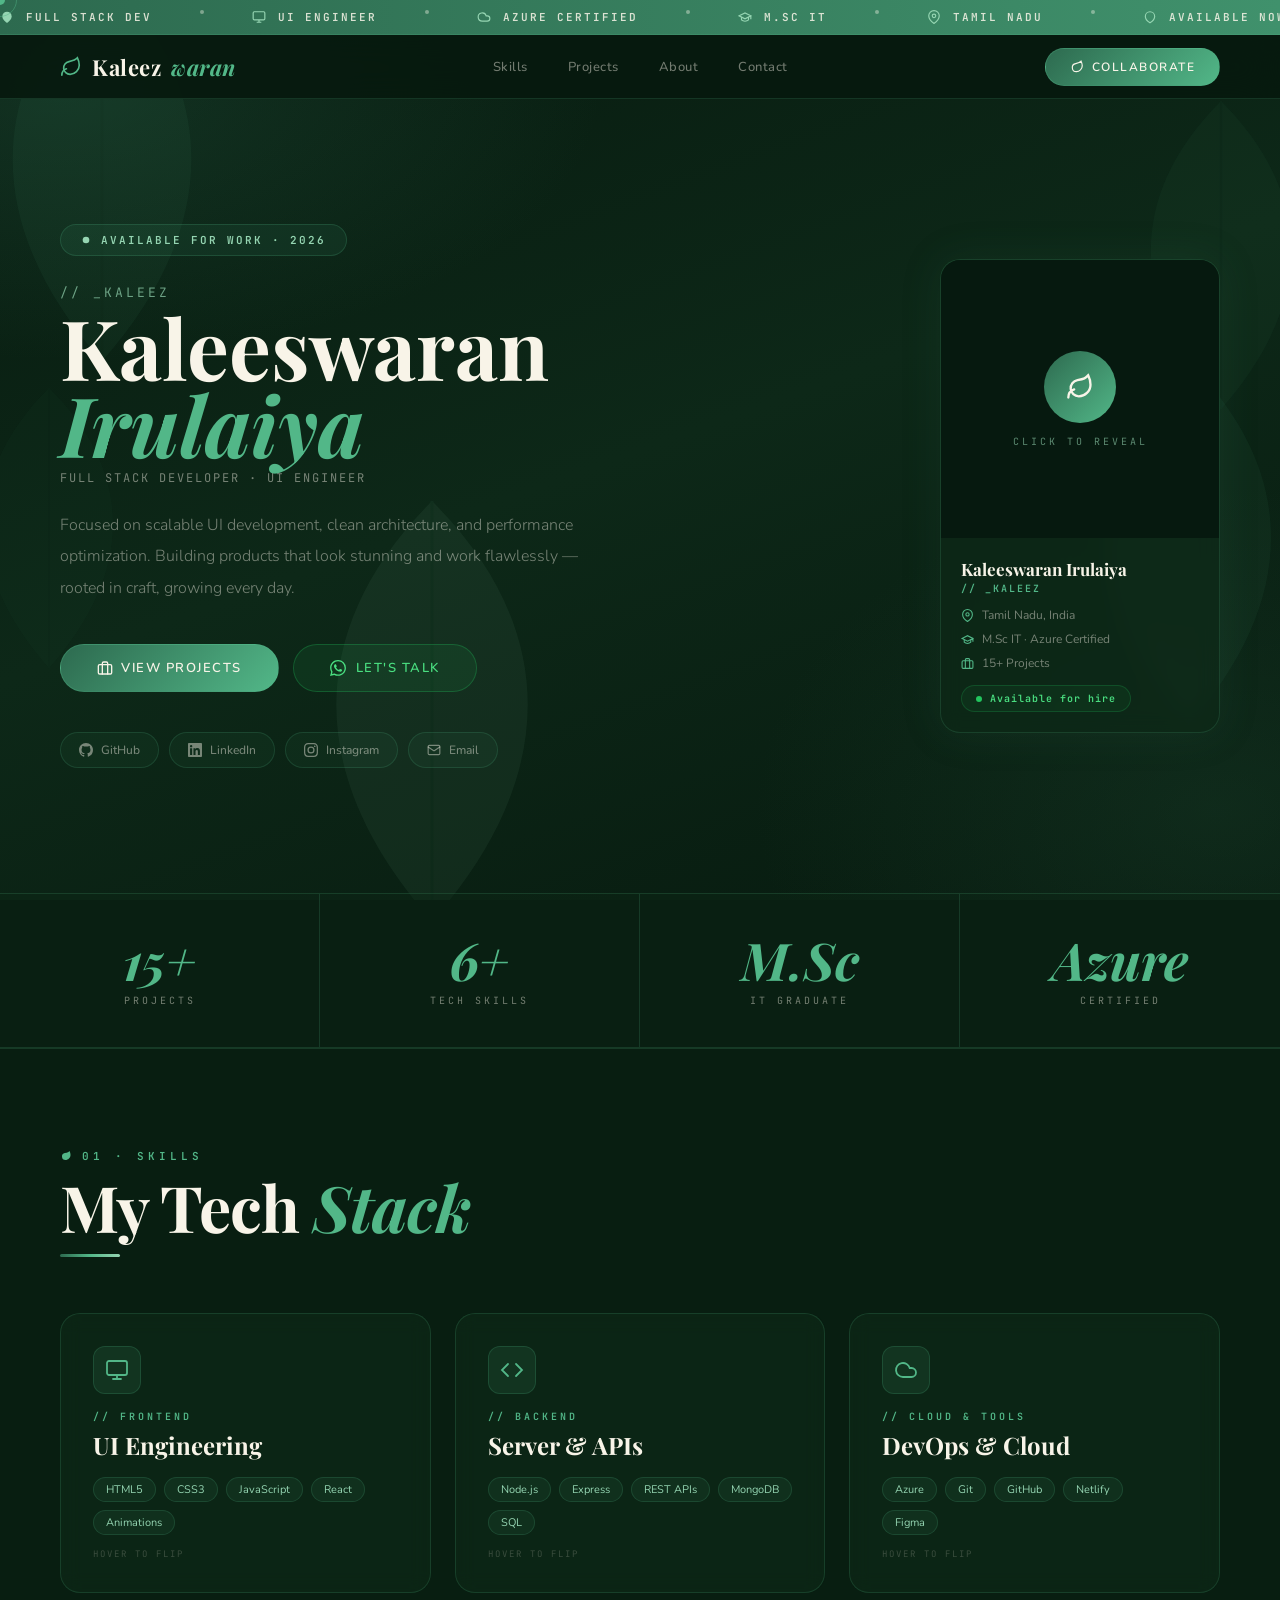
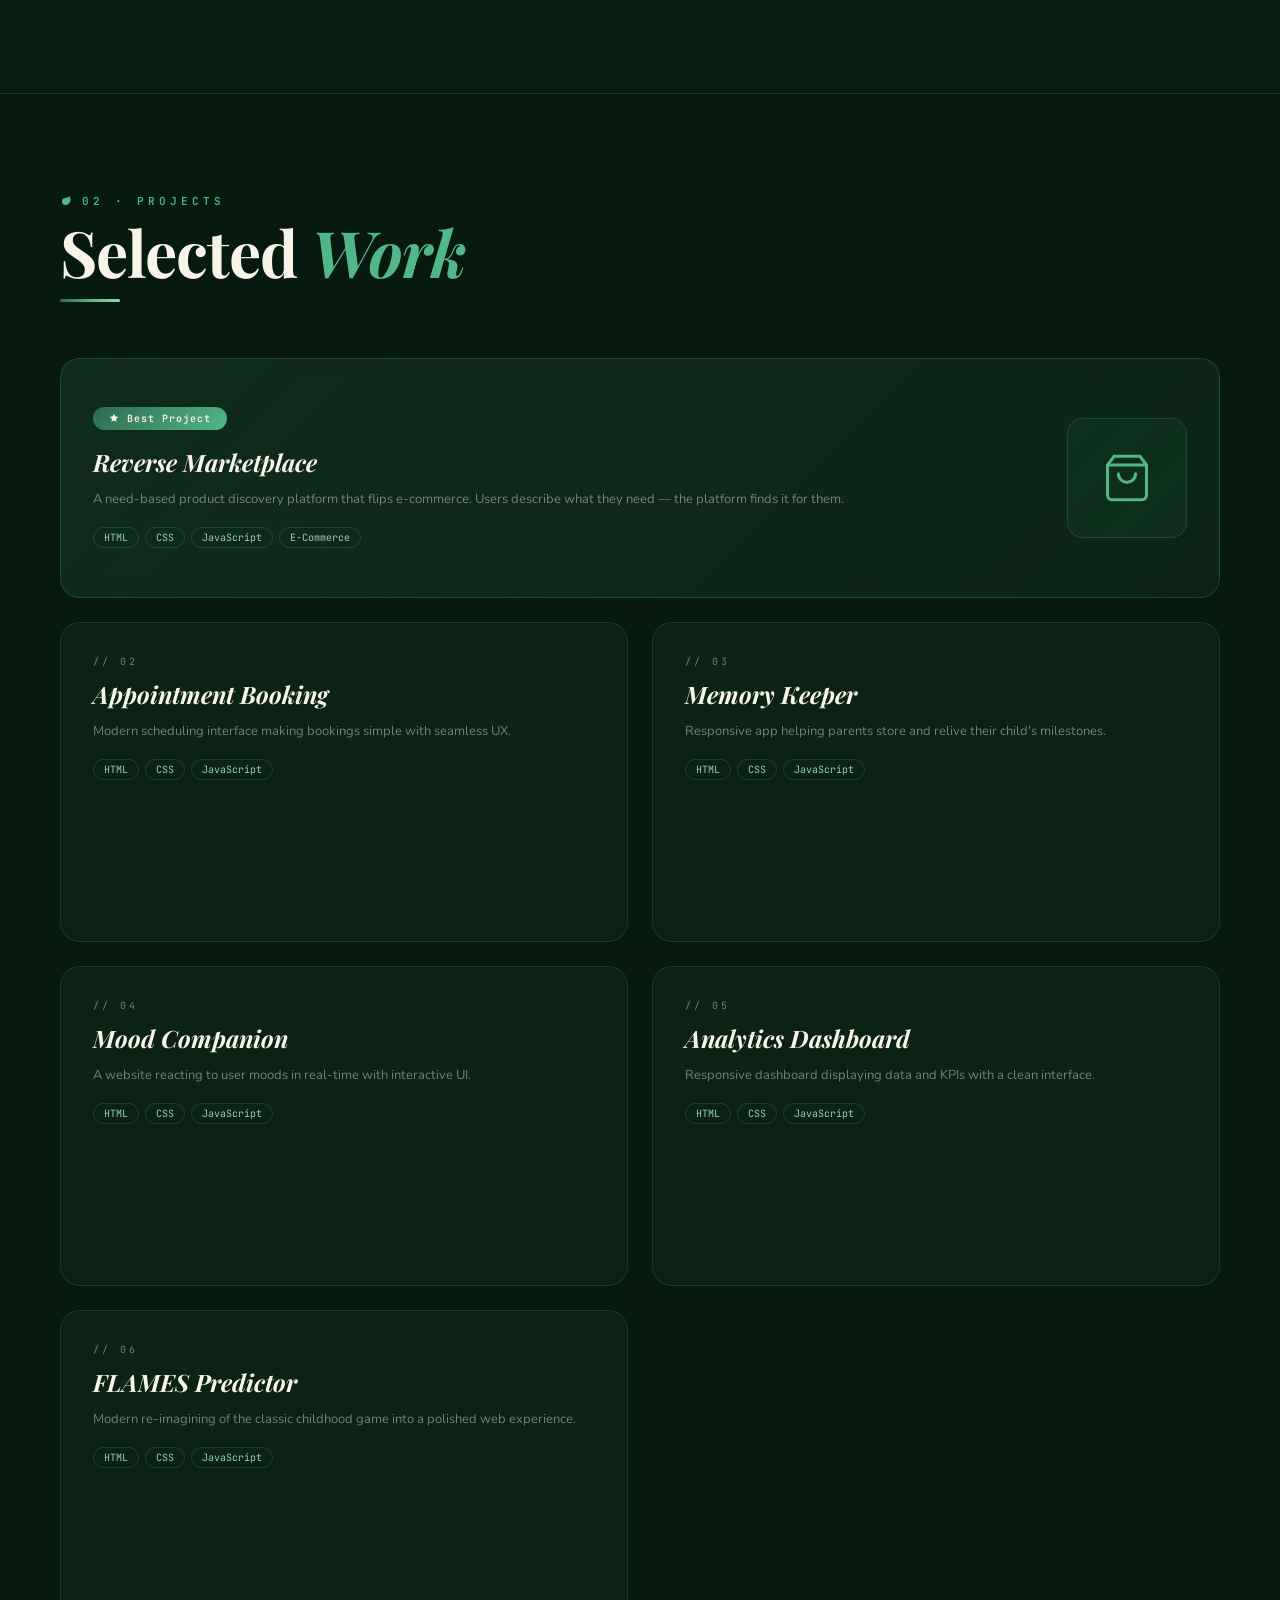
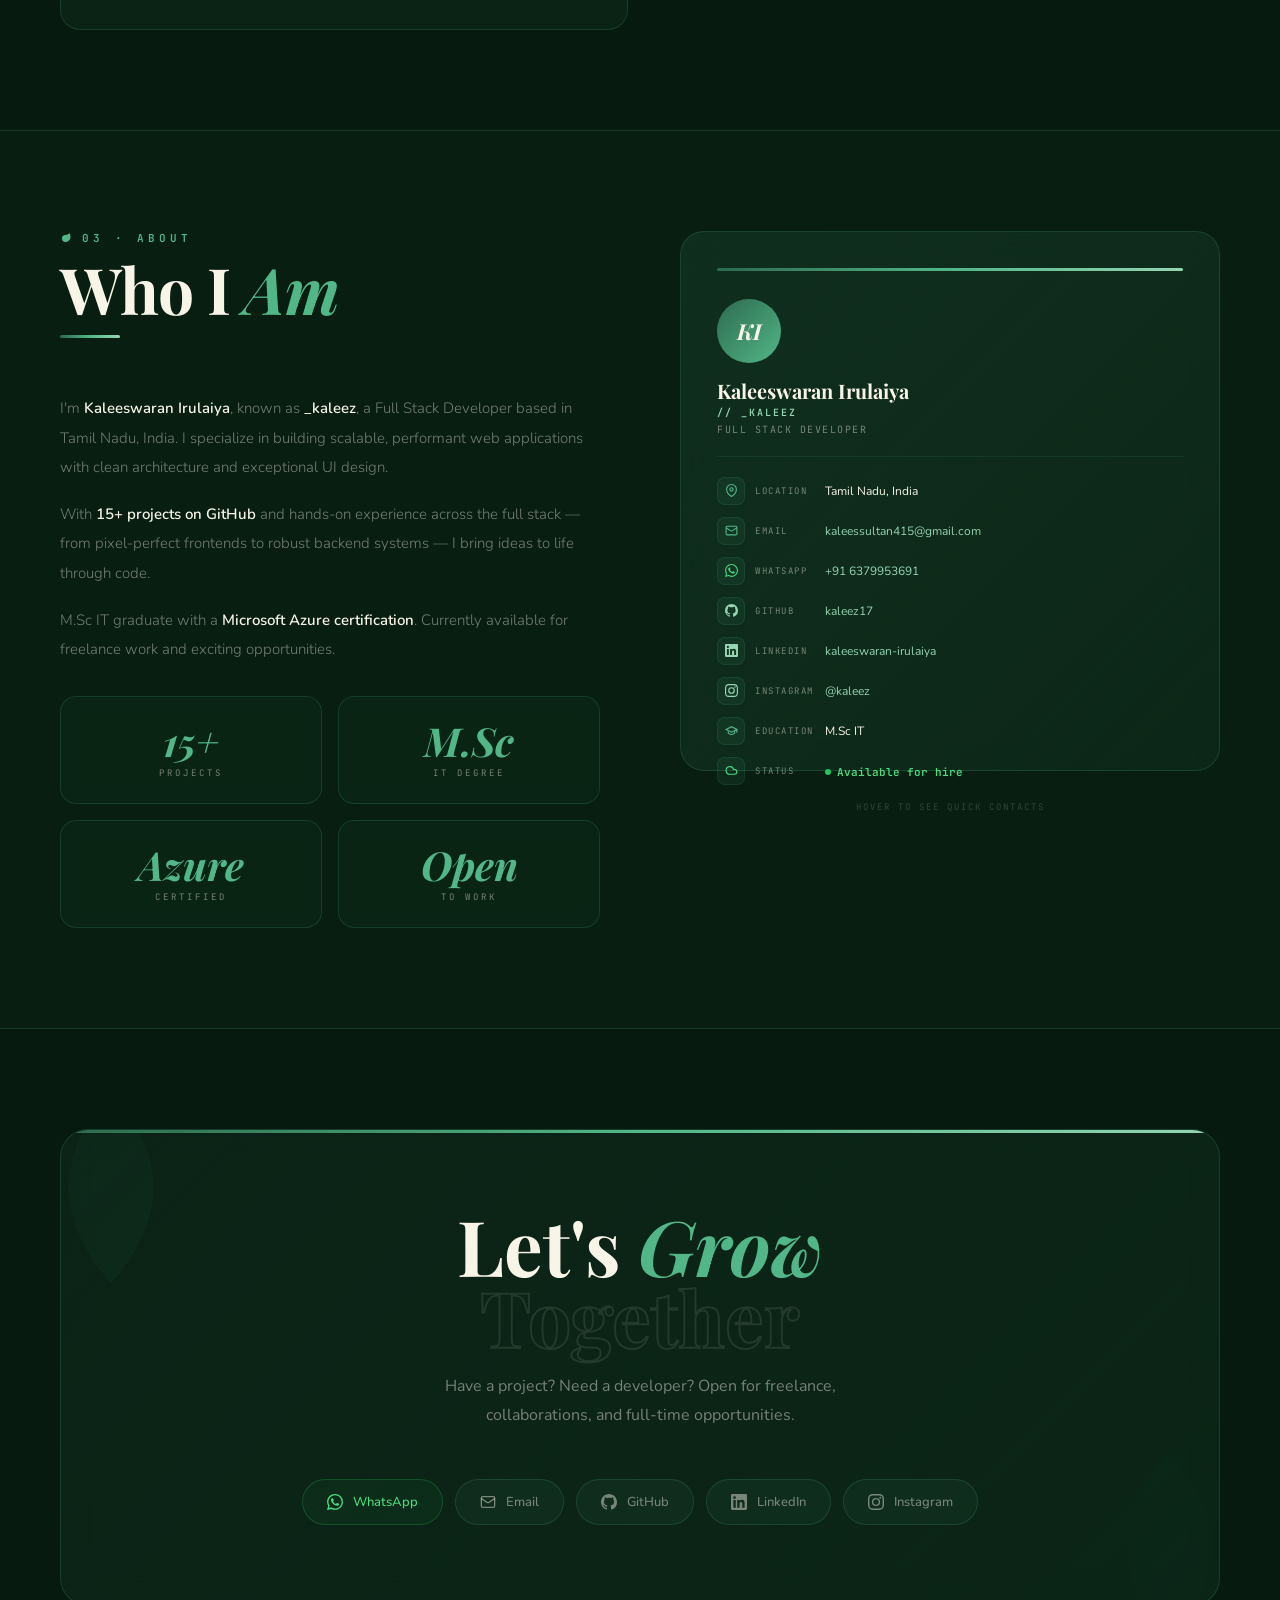
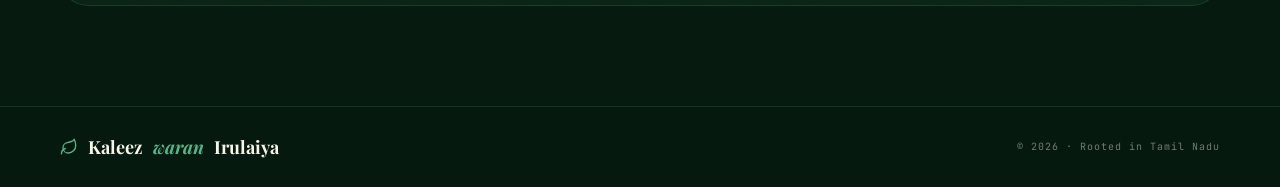
<file: html.html>
<!DOCTYPE html>
<html lang="en">
<head>
<meta charset="UTF-8">
<meta name="viewport" content="width=device-width, initial-scale=1.0">
<title>Kaleeswaran Irulaiya — Full Stack Developer</title>
<link rel="stylesheet" href="style.css">
</head>
<body>

<div class="cur" id="cur"></div>
<div class="cur-r" id="curR"></div>

<!-- LEAF SVG BG -->
<div class="leaves-bg">
  <svg class="leaf-svg" viewBox="0 0 200 300" fill="none"><path d="M100 290 C20 200 10 100 100 10 C190 100 180 200 100 290Z" fill="#52b788"/><path d="M100 290 L100 10" stroke="#40916c" stroke-width="2"/></svg>
  <svg class="leaf-svg" viewBox="0 0 200 300" fill="none"><path d="M100 290 C20 200 10 100 100 10 C190 100 180 200 100 290Z" fill="#40916c"/><path d="M100 290 L100 10" stroke="#2d6a4f" stroke-width="2"/></svg>
  <svg class="leaf-svg" viewBox="0 0 200 300" fill="none"><path d="M100 290 C20 200 10 100 100 10 C190 100 180 200 100 290Z" fill="#2d6a4f"/><path d="M100 290 L100 10" stroke="#1a4731" stroke-width="2"/></svg>
  <svg class="leaf-svg" viewBox="0 0 200 300" fill="none"><path d="M100 290 C20 200 10 100 100 10 C190 100 180 200 100 290Z" fill="#52b788"/><path d="M100 290 L100 10" stroke="#40916c" stroke-width="2"/></svg>
  <svg class="leaf-svg" viewBox="0 0 200 300" fill="none"><path d="M100 290 C20 200 10 100 100 10 C190 100 180 200 100 290Z" fill="#95d5b2"/><path d="M100 290 L100 10" stroke="#52b788" stroke-width="2"/></svg>
</div>

<!-- FLOATING PARTICLES -->
<div class="particles" id="particles"></div>

<!-- MOBILE NAV -->
<div class="mobile-nav" id="mobileNav">
  <button class="close-btn" id="closeNav">
    <svg width="18" height="18" viewBox="0 0 24 24" fill="none" stroke="currentColor" stroke-width="2.5" stroke-linecap="round"><line x1="18" y1="6" x2="6" y2="18"/><line x1="6" y1="6" x2="18" y2="18"/></svg>
  </button>
  <a href="#skills" onclick="closeMobileNav()">Skills</a>
  <a href="#projects" onclick="closeMobileNav()">Projects</a>
  <a href="#about" onclick="closeMobileNav()">About</a>
  <a href="#contact" onclick="closeMobileNav()">Contact</a>
  <a href="https://wa.me/916379953691" target="_blank" style="color:#4ade80;font-size:20px;font-family:'Nunito',sans-serif;letter-spacing:1px;">WhatsApp</a>
</div>

<!-- MARQUEE -->
<div class="marquee-bar">
  <div class="marquee-inner">
    <span class="marquee-item">
      <svg width="14" height="14" viewBox="0 0 24 24" fill="var(--mint)" stroke="none"><path d="M12 22c0 0-8-5-8-11a8 8 0 0 1 16 0c0 6-8 11-8 11z"/></svg>
      Full Stack Dev
    </span>
    <span class="msep"></span>
    <span class="marquee-item">
      <svg width="14" height="14" viewBox="0 0 24 24" fill="none" stroke="var(--mint)" stroke-width="2"><rect x="2" y="3" width="20" height="14" rx="2"/><path d="M8 21h8M12 17v4"/></svg>
      UI Engineer
    </span>
    <span class="msep"></span>
    <span class="marquee-item">
      <svg width="14" height="14" viewBox="0 0 24 24" fill="none" stroke="var(--mint)" stroke-width="2"><path d="M17.5 19H9a7 7 0 1 1 6.71-9h1.79a4.5 4.5 0 1 1 0 9z"/></svg>
      Azure Certified
    </span>
    <span class="msep"></span>
    <span class="marquee-item">
      <svg width="14" height="14" viewBox="0 0 24 24" fill="none" stroke="var(--mint)" stroke-width="2"><path d="M22 10v6M2 10l10-5 10 5-10 5z"/><path d="M6 12v5c3 3 9 3 12 0v-5"/></svg>
      M.Sc IT
    </span>
    <span class="msep"></span>
    <span class="marquee-item">
      <svg width="14" height="14" viewBox="0 0 24 24" fill="none" stroke="var(--mint)" stroke-width="2"><path d="M21 10c0 7-9 13-9 13s-9-6-9-13a9 9 0 0 1 18 0z"/><circle cx="12" cy="10" r="3"/></svg>
      Tamil Nadu
    </span>
    <span class="msep"></span>
    <span class="marquee-item">
      <svg width="14" height="14" viewBox="0 0 24 24" fill="none" stroke="var(--mint)" stroke-width="2"><path d="M12 22c0 0-8-5-8-11a8 8 0 0 1 16 0c0 6-8 11-8 11z"/></svg>
      Available Now
    </span>
    <span class="msep"></span>
    <span class="marquee-item"><svg width="14" height="14" viewBox="0 0 24 24" fill="var(--mint)" stroke="none"><path d="M12 22c0 0-8-5-8-11a8 8 0 0 1 16 0c0 6-8 11-8 11z"/></svg>Full Stack Dev</span>
    <span class="msep"></span>
    <span class="marquee-item"><svg width="14" height="14" viewBox="0 0 24 24" fill="none" stroke="var(--mint)" stroke-width="2"><rect x="2" y="3" width="20" height="14" rx="2"/><path d="M8 21h8M12 17v4"/></svg>UI Engineer</span>
    <span class="msep"></span>
    <span class="marquee-item"><svg width="14" height="14" viewBox="0 0 24 24" fill="none" stroke="var(--mint)" stroke-width="2"><path d="M17.5 19H9a7 7 0 1 1 6.71-9h1.79a4.5 4.5 0 1 1 0 9z"/></svg>Azure Certified</span>
    <span class="msep"></span>
    <span class="marquee-item"><svg width="14" height="14" viewBox="0 0 24 24" fill="none" stroke="var(--mint)" stroke-width="2"><path d="M22 10v6M2 10l10-5 10 5-10 5z"/><path d="M6 12v5c3 3 9 3 12 0v-5"/></svg>M.Sc IT</span>
    <span class="msep"></span>
    <span class="marquee-item"><svg width="14" height="14" viewBox="0 0 24 24" fill="none" stroke="var(--mint)" stroke-width="2"><path d="M21 10c0 7-9 13-9 13s-9-6-9-13a9 9 0 0 1 18 0z"/><circle cx="12" cy="10" r="3"/></svg>Tamil Nadu</span>
    <span class="msep"></span>
    <span class="marquee-item"><svg width="14" height="14" viewBox="0 0 24 24" fill="none" stroke="var(--mint)" stroke-width="2"><path d="M12 22c0 0-8-5-8-11a8 8 0 0 1 16 0c0 6-8 11-8 11z"/></svg>Available Now</span>
    <span class="msep"></span>
  </div>
</div>

<!-- NAV -->
<nav>
  <a href="#" class="nav-logo">
    <svg width="22" height="22" viewBox="0 0 24 24" fill="none" stroke="var(--leaf)" stroke-width="1.8" stroke-linecap="round"><path d="M11 20A7 7 0 0 1 9.8 6.1C15.5 5 17 4.48 19 2c1 2 2 4.18 2 8 0 5.5-4.78 10-10 10z"/><path d="M2 21c0-3 1.85-5.96 5-7"/></svg>
    Kaleez<span>waran</span>
  </a>
  <ul class="nav-links">
    <li><a href="#skills">Skills</a></li>
    <li><a href="#projects">Projects</a></li>
    <li><a href="#about">About</a></li>
    <li><a href="#contact">Contact</a></li>
  </ul>
  <a href="mailto:kaleessultan415@gmail.com" class="nav-collab">
    <svg width="14" height="14" viewBox="0 0 24 24" fill="none" stroke="currentColor" stroke-width="2" stroke-linecap="round"><path d="M11 20A7 7 0 0 1 9.8 6.1C15.5 5 17 4.48 19 2c1 2 2 4.18 2 8 0 5.5-4.78 10-10 10z"/></svg>
    Collaborate
  </a>
  <button class="hamburger" id="hamburger"><span></span><span></span><span></span></button>
</nav>

<!-- HERO -->
<section class="hero">
  <div class="hero-inner">
    <div>
      <div class="hero-tag">
        <svg width="10" height="10" viewBox="0 0 24 24" fill="var(--mint)"><circle cx="12" cy="12" r="8"/></svg>
        Available for Work · 2026
      </div>
      <div class="hero-nick">// _kaleez</div>
      <h1 class="hero-name">Kaleeswaran<br><em>Irulaiya</em></h1>
      <div class="hero-role">Full Stack Developer · UI Engineer</div>
      <p class="hero-desc">Focused on scalable UI development, clean architecture, and performance optimization. Building products that look stunning and work flawlessly — rooted in craft, growing every day.</p>
      <div class="hero-btns">
        <a href="#projects" class="btn-nature">
          <span>
            <svg width="16" height="16" viewBox="0 0 24 24" fill="none" stroke="currentColor" stroke-width="2" stroke-linecap="round"><rect x="2" y="7" width="20" height="14" rx="2"/><path d="M16 21V5a2 2 0 0 0-2-2h-4a2 2 0 0 0-2 2v16"/></svg>
            View Projects
          </span>
        </a>
        <a href="https://wa.me/916379953691" target="_blank" class="btn-wa">
          <svg width="16" height="16" viewBox="0 0 24 24" fill="currentColor"><path d="M17.472 14.382c-.297-.149-1.758-.867-2.03-.967-.273-.099-.471-.148-.67.15-.197.297-.767.966-.94 1.164-.173.199-.347.223-.644.075-.297-.15-1.255-.463-2.39-1.475-.883-.788-1.48-1.761-1.653-2.059-.173-.297-.018-.458.13-.606.134-.133.298-.347.446-.52.149-.174.198-.298.298-.497.099-.198.05-.371-.025-.52-.075-.149-.669-1.612-.916-2.207-.242-.579-.487-.5-.669-.51-.173-.008-.371-.01-.57-.01-.198 0-.52.074-.792.372-.272.297-1.04 1.016-1.04 2.479 0 1.462 1.065 2.875 1.213 3.074.149.198 2.096 3.2 5.077 4.487.709.306 1.262.489 1.694.625.712.227 1.36.195 1.871.118.571-.085 1.758-.719 2.006-1.413.248-.694.248-1.289.173-1.413-.074-.124-.272-.198-.57-.347m-5.421 7.403h-.004a9.87 9.87 0 0 1-5.031-1.378l-.361-.214-3.741.982.998-3.648-.235-.374a9.86 9.86 0 0 1-1.51-5.26c.001-5.45 4.436-9.884 9.888-9.884 2.64 0 5.122 1.03 6.988 2.898a9.825 9.825 0 0 1 2.893 6.994c-.003 5.45-4.437 9.884-9.885 9.884m8.413-18.297A11.815 11.815 0 0 0 12.05 0C5.495 0 .16 5.335.157 11.892c0 2.096.547 4.142 1.588 5.945L.057 24l6.305-1.654a11.882 11.882 0 0 0 5.683 1.448h.005c6.554 0 11.89-5.335 11.893-11.893a11.821 11.821 0 0 0-3.48-8.413z"/></svg>
          Let's Talk
        </a>
      </div>
      <div class="hero-socials">
        <a href="https://github.com/kaleez17" target="_blank" class="soc-chip">
          <svg width="14" height="14" viewBox="0 0 24 24" fill="currentColor"><path d="M12 0C5.37 0 0 5.37 0 12c0 5.31 3.435 9.795 8.205 11.385.6.105.825-.255.825-.57 0-.285-.015-1.23-.015-2.235-3.015.555-3.795-.735-4.035-1.41-.135-.345-.72-1.41-1.23-1.695-.42-.225-1.02-.78-.015-.795.945-.015 1.62.87 1.845 1.23 1.08 1.815 2.805 1.305 3.495.99.105-.78.42-1.305.765-1.605-2.67-.3-5.46-1.335-5.46-5.925 0-1.305.465-2.385 1.23-3.225-.12-.3-.54-1.53.12-3.18 0 0 1.005-.315 3.3 1.23.96-.27 1.98-.405 3-.405s2.04.135 3 .405c2.295-1.56 3.3-1.23 3.3-1.23.66 1.65.24 2.88.12 3.18.765.84 1.23 1.905 1.23 3.225 0 4.605-2.805 5.625-5.475 5.925.435.375.81 1.095.81 2.22 0 1.605-.015 2.895-.015 3.3 0 .315.225.69.825.57A12.02 12.02 0 0 0 24 12c0-6.63-5.37-12-12-12z"/></svg>
          GitHub
        </a>
        <a href="https://www.linkedin.com/in/kaleeswaran-irulaiya-293414214/" target="_blank" class="soc-chip">
          <svg width="14" height="14" viewBox="0 0 24 24" fill="currentColor"><path d="M20.447 20.452h-3.554v-5.569c0-1.328-.027-3.037-1.852-3.037-1.853 0-2.136 1.445-2.136 2.939v5.667H9.351V9h3.414v1.561h.046c.477-.9 1.637-1.85 3.37-1.85 3.601 0 4.267 2.37 4.267 5.455v6.286zM5.337 7.433a2.062 2.062 0 0 1-2.063-2.065 2.064 2.064 0 1 1 2.063 2.065zm1.782 13.019H3.555V9h3.564v11.452zM22.225 0H1.771C.792 0 0 .774 0 1.729v20.542C0 23.227.792 24 1.771 24h20.451C23.2 24 24 23.227 24 22.271V1.729C24 .774 23.2 0 22.222 0h.003z"/></svg>
          LinkedIn
        </a>
        <a href="https://www.instagram.com/kaleez/" target="_blank" class="soc-chip">
          <svg width="14" height="14" viewBox="0 0 24 24" fill="currentColor"><path d="M12 2.163c3.204 0 3.584.012 4.85.07 3.252.148 4.771 1.691 4.919 4.919.058 1.265.069 1.645.069 4.849 0 3.205-.012 3.584-.069 4.849-.149 3.225-1.664 4.771-4.919 4.919-1.266.058-1.644.07-4.85.07-3.204 0-3.584-.012-4.849-.07-3.26-.149-4.771-1.699-4.919-4.92-.058-1.265-.07-1.644-.07-4.849 0-3.204.013-3.583.07-4.849.149-3.227 1.664-4.771 4.919-4.919 1.266-.057 1.645-.069 4.849-.069zm0-2.163c-3.259 0-3.667.014-4.947.072-4.358.2-6.78 2.618-6.98 6.98-.059 1.281-.073 1.689-.073 4.948 0 3.259.014 3.668.072 4.948.2 4.358 2.618 6.78 6.98 6.98 1.281.058 1.689.072 4.948.072 3.259 0 3.668-.014 4.948-.072 4.354-.2 6.782-2.618 6.979-6.98.059-1.28.073-1.689.073-4.948 0-3.259-.014-3.667-.072-4.947-.196-4.354-2.617-6.78-6.979-6.98-1.281-.059-1.69-.073-4.949-.073zm0 5.838a6.162 6.162 0 1 0 0 12.324 6.162 6.162 0 0 0 0-12.324zM12 16a4 4 0 1 1 0-8 4 4 0 0 1 0 8zm6.406-11.845a1.44 1.44 0 1 0 0 2.881 1.44 1.44 0 0 0 0-2.881z"/></svg>
          Instagram
        </a>
        <a href="mailto:kaleessultan415@gmail.com" class="soc-chip">
          <svg width="14" height="14" viewBox="0 0 24 24" fill="none" stroke="currentColor" stroke-width="2" stroke-linecap="round"><rect x="2" y="4" width="20" height="16" rx="2"/><path d="m22 7-8.97 5.7a1.94 1.94 0 0 1-2.06 0L2 7"/></svg>
          Email
        </a>
      </div>
    </div>

    <!-- DESKTOP PROFILE -->
    <div class="profile-card">
      <div class="profile-img-wrap" id="imgWrap">
        <div class="boom-overlay" id="boomOverlay">
          <button class="boom-btn" id="boomBtn">
            <svg width="28" height="28" viewBox="0 0 24 24" fill="none" stroke="var(--cream)" stroke-width="2" stroke-linecap="round"><path d="M11 20A7 7 0 0 1 9.8 6.1C15.5 5 17 4.48 19 2c1 2 2 4.18 2 8 0 5.5-4.78 10-10 10z"/><path d="M2 21c0-3 1.85-5.96 5-7"/></svg>
          </button>
          <div class="boom-text">Click to reveal</div>
        </div>
        <img class="profile-photo" id="profilePhoto" src="[data-uri]" alt="Kaleeswaran Irulaiya">
      </div>
      <div class="profile-body">
        <div class="profile-name">Kaleeswaran Irulaiya</div>
        <div class="profile-nick">// _kaleez</div>
        <div class="profile-meta">
          <div class="pmeta-row">
            <svg width="13" height="13" viewBox="0 0 24 24" fill="none" stroke="var(--leaf)" stroke-width="2"><path d="M21 10c0 7-9 13-9 13s-9-6-9-13a9 9 0 0 1 18 0z"/><circle cx="12" cy="10" r="3"/></svg>
            Tamil Nadu, India
          </div>
          <div class="pmeta-row">
            <svg width="13" height="13" viewBox="0 0 24 24" fill="none" stroke="var(--leaf)" stroke-width="2"><path d="M22 10v6M2 10l10-5 10 5-10 5z"/><path d="M6 12v5c3 3 9 3 12 0v-5"/></svg>
            M.Sc IT · Azure Certified
          </div>
          <div class="pmeta-row">
            <svg width="13" height="13" viewBox="0 0 24 24" fill="none" stroke="var(--leaf)" stroke-width="2"><rect x="2" y="7" width="20" height="14" rx="2"/><path d="M16 21V5a2 2 0 0 0-2-2h-4a2 2 0 0 0-2 2v16"/></svg>
            15+ Projects
          </div>
        </div>
        <div class="avail-badge"><span class="avail-dot"></span>Available for hire</div>
      </div>
    </div>

    <!-- MOBILE PROFILE -->
    <div class="mobile-profile">
      <div class="profile-img-wrap" id="imgWrapM">
        <div class="boom-overlay" id="boomOverlayM">
          <button class="boom-btn" id="boomBtnM">
            <svg width="28" height="28" viewBox="0 0 24 24" fill="none" stroke="var(--cream)" stroke-width="2" stroke-linecap="round"><path d="M11 20A7 7 0 0 1 9.8 6.1C15.5 5 17 4.48 19 2c1 2 2 4.18 2 8 0 5.5-4.78 10-10 10z"/><path d="M2 21c0-3 1.85-5.96 5-7"/></svg>
          </button>
          <div class="boom-text">Click to reveal</div>
        </div>
        <img class="profile-photo" id="profilePhotoM" src="[data-uri]" alt="Kaleeswaran Irulaiya">
      </div>
    </div>
  </div>
</section>

<!-- STATS -->
<div class="stats-strip">
  <div class="stat-item"><div class="stat-num">15+</div><div class="stat-lbl">Projects</div></div>
  <div class="stat-item"><div class="stat-num">6+</div><div class="stat-lbl">Tech Skills</div></div>
  <div class="stat-item"><div class="stat-num">M.Sc</div><div class="stat-lbl">IT Graduate</div></div>
  <div class="stat-item"><div class="stat-num">Azure</div><div class="stat-lbl">Certified</div></div>
</div>

<!-- SKILLS -->
<section class="skills-bg" id="skills">
  <div class="sec-wrap">
    <div class="reveal">
      <div class="sec-tag">
        <svg width="12" height="12" viewBox="0 0 24 24" fill="var(--leaf)"><path d="M11 20A7 7 0 0 1 9.8 6.1C15.5 5 17 4.48 19 2c1 2 2 4.18 2 8 0 5.5-4.78 10-10 10z"/></svg>
        01 · Skills
      </div>
      <h2 class="sec-title">My Tech <em>Stack</em></h2>
      <div class="sec-line"></div>
    </div>
    <div class="skills-grid">

      <div class="skill-flip-wrap reveal">
        <div class="skill-flip">
          <div class="skill-front">
            <div class="skill-icon-wrap">
              <svg width="24" height="24" viewBox="0 0 24 24" fill="none" stroke="var(--leaf)" stroke-width="1.8" stroke-linecap="round"><rect x="2" y="3" width="20" height="14" rx="2"/><path d="M8 21h8M12 17v4"/></svg>
            </div>
            <div class="skill-cat">// Frontend</div>
            <div class="skill-name">UI Engineering</div>
            <div class="skill-tags"><span class="stag">HTML5</span><span class="stag">CSS3</span><span class="stag">JavaScript</span><span class="stag">React</span><span class="stag">Animations</span></div>
            <div class="back-hint">Hover to flip</div>
          </div>
          <div class="skill-back">
            <div class="back-title">Frontend Skills</div>
            <div class="back-items">
              <div class="back-item"><svg width="10" height="10" viewBox="0 0 24 24" fill="var(--leaf)"><path d="M11 20A7 7 0 0 1 9.8 6.1C15.5 5 17 4.48 19 2c1 2 2 4.18 2 8 0 5.5-4.78 10-10 10z"/></svg>Pixel-perfect responsive layouts</div>
              <div class="back-item"><svg width="10" height="10" viewBox="0 0 24 24" fill="var(--leaf)"><path d="M11 20A7 7 0 0 1 9.8 6.1C15.5 5 17 4.48 19 2c1 2 2 4.18 2 8 0 5.5-4.78 10-10 10z"/></svg>CSS animations & transitions</div>
              <div class="back-item"><svg width="10" height="10" viewBox="0 0 24 24" fill="var(--leaf)"><path d="M11 20A7 7 0 0 1 9.8 6.1C15.5 5 17 4.48 19 2c1 2 2 4.18 2 8 0 5.5-4.78 10-10 10z"/></svg>React component architecture</div>
              <div class="back-item"><svg width="10" height="10" viewBox="0 0 24 24" fill="var(--leaf)"><path d="M11 20A7 7 0 0 1 9.8 6.1C15.5 5 17 4.48 19 2c1 2 2 4.18 2 8 0 5.5-4.78 10-10 10z"/></svg>Cross-browser compatibility</div>
              <div class="back-item"><svg width="10" height="10" viewBox="0 0 24 24" fill="var(--leaf)"><path d="M11 20A7 7 0 0 1 9.8 6.1C15.5 5 17 4.48 19 2c1 2 2 4.18 2 8 0 5.5-4.78 10-10 10z"/></svg>Performance optimization</div>
            </div>
          </div>
        </div>
      </div>

      <div class="skill-flip-wrap reveal">
        <div class="skill-flip">
          <div class="skill-front">
            <div class="skill-icon-wrap">
              <svg width="24" height="24" viewBox="0 0 24 24" fill="none" stroke="var(--leaf)" stroke-width="1.8" stroke-linecap="round"><polyline points="16 18 22 12 16 6"/><polyline points="8 6 2 12 8 18"/></svg>
            </div>
            <div class="skill-cat">// Backend</div>
            <div class="skill-name">Server & APIs</div>
            <div class="skill-tags"><span class="stag">Node.js</span><span class="stag">Express</span><span class="stag">REST APIs</span><span class="stag">MongoDB</span><span class="stag">SQL</span></div>
            <div class="back-hint">Hover to flip</div>
          </div>
          <div class="skill-back">
            <div class="back-title">Backend Skills</div>
            <div class="back-items">
              <div class="back-item"><svg width="10" height="10" viewBox="0 0 24 24" fill="var(--leaf)"><path d="M11 20A7 7 0 0 1 9.8 6.1C15.5 5 17 4.48 19 2c1 2 2 4.18 2 8 0 5.5-4.78 10-10 10z"/></svg>RESTful API design</div>
              <div class="back-item"><svg width="10" height="10" viewBox="0 0 24 24" fill="var(--leaf)"><path d="M11 20A7 7 0 0 1 9.8 6.1C15.5 5 17 4.48 19 2c1 2 2 4.18 2 8 0 5.5-4.78 10-10 10z"/></svg>Database schema design</div>
              <div class="back-item"><svg width="10" height="10" viewBox="0 0 24 24" fill="var(--leaf)"><path d="M11 20A7 7 0 0 1 9.8 6.1C15.5 5 17 4.48 19 2c1 2 2 4.18 2 8 0 5.5-4.78 10-10 10z"/></svg>Authentication & security</div>
              <div class="back-item"><svg width="10" height="10" viewBox="0 0 24 24" fill="var(--leaf)"><path d="M11 20A7 7 0 0 1 9.8 6.1C15.5 5 17 4.48 19 2c1 2 2 4.18 2 8 0 5.5-4.78 10-10 10z"/></svg>Server-side rendering</div>
              <div class="back-item"><svg width="10" height="10" viewBox="0 0 24 24" fill="var(--leaf)"><path d="M11 20A7 7 0 0 1 9.8 6.1C15.5 5 17 4.48 19 2c1 2 2 4.18 2 8 0 5.5-4.78 10-10 10z"/></svg>Scalable architecture</div>
            </div>
          </div>
        </div>
      </div>

      <div class="skill-flip-wrap reveal">
        <div class="skill-flip">
          <div class="skill-front">
            <div class="skill-icon-wrap">
              <svg width="24" height="24" viewBox="0 0 24 24" fill="none" stroke="var(--leaf)" stroke-width="1.8" stroke-linecap="round"><path d="M17.5 19H9a7 7 0 1 1 6.71-9h1.79a4.5 4.5 0 1 1 0 9z"/></svg>
            </div>
            <div class="skill-cat">// Cloud & Tools</div>
            <div class="skill-name">DevOps & Cloud</div>
            <div class="skill-tags"><span class="stag">Azure</span><span class="stag">Git</span><span class="stag">GitHub</span><span class="stag">Netlify</span><span class="stag">Figma</span></div>
            <div class="back-hint">Hover to flip</div>
          </div>
          <div class="skill-back">
            <div class="back-title">Cloud Skills</div>
            <div class="back-items">
              <div class="back-item"><svg width="10" height="10" viewBox="0 0 24 24" fill="var(--leaf)"><path d="M11 20A7 7 0 0 1 9.8 6.1C15.5 5 17 4.48 19 2c1 2 2 4.18 2 8 0 5.5-4.78 10-10 10z"/></svg>Microsoft Azure certified</div>
              <div class="back-item"><svg width="10" height="10" viewBox="0 0 24 24" fill="var(--leaf)"><path d="M11 20A7 7 0 0 1 9.8 6.1C15.5 5 17 4.48 19 2c1 2 2 4.18 2 8 0 5.5-4.78 10-10 10z"/></svg>CI/CD pipelines</div>
              <div class="back-item"><svg width="10" height="10" viewBox="0 0 24 24" fill="var(--leaf)"><path d="M11 20A7 7 0 0 1 9.8 6.1C15.5 5 17 4.48 19 2c1 2 2 4.18 2 8 0 5.5-4.78 10-10 10z"/></svg>Cloud deployment</div>
              <div class="back-item"><svg width="10" height="10" viewBox="0 0 24 24" fill="var(--leaf)"><path d="M11 20A7 7 0 0 1 9.8 6.1C15.5 5 17 4.48 19 2c1 2 2 4.18 2 8 0 5.5-4.78 10-10 10z"/></svg>Version control with Git</div>
              <div class="back-item"><svg width="10" height="10" viewBox="0 0 24 24" fill="var(--leaf)"><path d="M11 20A7 7 0 0 1 9.8 6.1C15.5 5 17 4.48 19 2c1 2 2 4.18 2 8 0 5.5-4.78 10-10 10z"/></svg>UI/UX design with Figma</div>
            </div>
          </div>
        </div>
      </div>
    </div>
  </div>
</section>

<!-- PROJECTS -->
<section id="projects">
  <div class="sec-wrap">
    <div class="reveal">
      <div class="sec-tag">
        <svg width="12" height="12" viewBox="0 0 24 24" fill="var(--leaf)"><path d="M11 20A7 7 0 0 1 9.8 6.1C15.5 5 17 4.48 19 2c1 2 2 4.18 2 8 0 5.5-4.78 10-10 10z"/></svg>
        02 · Projects
      </div>
      <h2 class="sec-title">Selected <em>Work</em></h2>
      <div class="sec-line"></div>
    </div>
    <div class="proj-grid">

      <div class="proj-flip-wrap best reveal">
        <div class="proj-flip">
          <div class="proj-front">
            <div>
              <div class="best-badge">
                <svg width="10" height="10" viewBox="0 0 24 24" fill="currentColor"><polygon points="12 2 15.09 8.26 22 9.27 17 14.14 18.18 21.02 12 17.77 5.82 21.02 7 14.14 2 9.27 8.91 8.26 12 2"/></svg>
                Best Project
              </div>
              <div class="proj-name">Reverse Marketplace</div>
              <div class="proj-desc">A need-based product discovery platform that flips e-commerce. Users describe what they need — the platform finds it for them.</div>
              <div class="proj-tags"><span class="ptag">HTML</span><span class="ptag">CSS</span><span class="ptag">JavaScript</span><span class="ptag">E-Commerce</span></div>
            </div>
            <div class="best-visual">
              <svg width="52" height="52" viewBox="0 0 24 24" fill="none" stroke="var(--leaf)" stroke-width="1.4" stroke-linecap="round"><path d="M6 2 3 6v14a2 2 0 0 0 2 2h14a2 2 0 0 0 2-2V6l-3-4z"/><line x1="3" y1="6" x2="21" y2="6"/><path d="M16 10a4 4 0 0 1-8 0"/></svg>
            </div>
          </div>
          <div class="proj-back">
            <div class="back-proj-icon">
              <svg width="26" height="26" viewBox="0 0 24 24" fill="none" stroke="var(--leaf)" stroke-width="1.8"><path d="M6 2 3 6v14a2 2 0 0 0 2 2h14a2 2 0 0 0 2-2V6l-3-4z"/><line x1="3" y1="6" x2="21" y2="6"/><path d="M16 10a4 4 0 0 1-8 0"/></svg>
            </div>
            <div class="back-proj-name">Reverse Marketplace</div>
            <div class="back-links">
              <a href="https://github.com/kaleez17/reverse_marketplace" target="_blank" class="blink blink-gh">
                <svg width="13" height="13" viewBox="0 0 24 24" fill="currentColor"><path d="M12 0C5.37 0 0 5.37 0 12c0 5.31 3.435 9.795 8.205 11.385.6.105.825-.255.825-.57 0-.285-.015-1.23-.015-2.235-3.015.555-3.795-.735-4.035-1.41-.135-.345-.72-1.41-1.23-1.695-.42-.225-1.02-.78-.015-.795.945-.015 1.62.87 1.845 1.23 1.08 1.815 2.805 1.305 3.495.99.105-.78.42-1.305.765-1.605-2.67-.3-5.46-1.335-5.46-5.925 0-1.305.465-2.385 1.23-3.225-.12-.3-.54-1.53.12-3.18 0 0 1.005-.315 3.3 1.23.96-.27 1.98-.405 3-.405s2.04.135 3 .405c2.295-1.56 3.3-1.23 3.3-1.23.66 1.65.24 2.88.12 3.18.765.84 1.23 1.905 1.23 3.225 0 4.605-2.805 5.625-5.475 5.925.435.375.81 1.095.81 2.22 0 1.605-.015 2.895-.015 3.3 0 .315.225.69.825.57A12.02 12.02 0 0 0 24 12c0-6.63-5.37-12-12-12z"/></svg>
                GitHub
              </a>
              <a href="https://wa.me/916379953691?text=Hi%20Kaleeswaran!%20I%20saw%20your%20Reverse%20Marketplace%20project!" target="_blank" class="blink blink-wa">
                <svg width="13" height="13" viewBox="0 0 24 24" fill="currentColor"><path d="M17.472 14.382c-.297-.149-1.758-.867-2.03-.967-.273-.099-.471-.148-.67.15-.197.297-.767.966-.94 1.164-.173.199-.347.223-.644.075-.297-.15-1.255-.463-2.39-1.475-.883-.788-1.48-1.761-1.653-2.059-.173-.297-.018-.458.13-.606.134-.133.298-.347.446-.52.149-.174.198-.298.298-.497.099-.198.05-.371-.025-.52-.075-.149-.669-1.612-.916-2.207-.242-.579-.487-.5-.669-.51-.173-.008-.371-.01-.57-.01-.198 0-.52.074-.792.372-.272.297-1.04 1.016-1.04 2.479 0 1.462 1.065 2.875 1.213 3.074.149.198 2.096 3.2 5.077 4.487.709.306 1.262.489 1.694.625.712.227 1.36.195 1.871.118.571-.085 1.758-.719 2.006-1.413.248-.694.248-1.289.173-1.413-.074-.124-.272-.198-.57-.347m-5.421 7.403h-.004a9.87 9.87 0 0 1-5.031-1.378l-.361-.214-3.741.982.998-3.648-.235-.374a9.86 9.86 0 0 1-1.51-5.26c.001-5.45 4.436-9.884 9.888-9.884 2.64 0 5.122 1.03 6.988 2.898a9.825 9.825 0 0 1 2.893 6.994c-.003 5.45-4.437 9.884-9.885 9.884m8.413-18.297A11.815 11.815 0 0 0 12.05 0C5.495 0 .16 5.335.157 11.892c0 2.096.547 4.142 1.588 5.945L.057 24l6.305-1.654a11.882 11.882 0 0 0 5.683 1.448h.005c6.554 0 11.89-5.335 11.893-11.893a11.821 11.821 0 0 0-3.48-8.413z"/></svg>
                Discuss
              </a>
            </div>
            <div class="back-flip-hint">Hover to flip back</div>
          </div>
        </div>
      </div>


      <div class="proj-flip-wrap reveal">
        <div class="proj-flip">
          <div class="proj-front">
            <div class="proj-num">// 02</div>
            <div class="proj-name">Appointment Booking</div>
            <div class="proj-desc">Modern scheduling interface making bookings simple with seamless UX.</div>
            <div class="proj-tags"><span class="ptag">HTML</span><span class="ptag">CSS</span><span class="ptag">JavaScript</span></div>
          </div>
          <div class="proj-back">
            <div class="back-proj-icon">
              <svg width="22" height="22" viewBox="0 0 24 24" fill="none" stroke="var(--leaf)" stroke-width="1.8" stroke-linecap="round"><path d="M8 7V3m8 4V3m-9 8h10M5 21h14a2 2 0 0 0 2-2V7a2 2 0 0 0-2-2H5a2 2 0 0 0-2 2v12a2 2 0 0 0 2 2z"/></svg>
            </div>
            <div class="back-proj-name">Appointment Booking</div>
            <div class="back-links">
              <a href="https://github.com/kaleez17/appointment_booking_site" target="_blank" class="blink blink-gh"><svg width="13" height="13" viewBox="0 0 24 24" fill="currentColor"><path d="M12 0C5.37 0 0 5.37 0 12c0 5.31 3.435 9.795 8.205 11.385.6.105.825-.255.825-.57 0-.285-.015-1.23-.015-2.235-3.015.555-3.795-.735-4.035-1.41-.135-.345-.72-1.41-1.23-1.695-.42-.225-1.02-.78-.015-.795.945-.015 1.62.87 1.845 1.23 1.08 1.815 2.805 1.305 3.495.99.105-.78.42-1.305.765-1.605-2.67-.3-5.46-1.335-5.46-5.925 0-1.305.465-2.385 1.23-3.225-.12-.3-.54-1.53.12-3.18 0 0 1.005-.315 3.3 1.23.96-.27 1.98-.405 3-.405s2.04.135 3 .405c2.295-1.56 3.3-1.23 3.3-1.23.66 1.65.24 2.88.12 3.18.765.84 1.23 1.905 1.23 3.225 0 4.605-2.805 5.625-5.475 5.925.435.375.81 1.095.81 2.22 0 1.605-.015 2.895-.015 3.3 0 .315.225.69.825.57A12.02 12.02 0 0 0 24 12c0-6.63-5.37-12-12-12z"/></svg> GitHub</a>
              <a href="https://wa.me/916379953691?text=Hi!%20Interested%20in%20Appointment%20Booking!" target="_blank" class="blink blink-wa"><svg width="13" height="13" viewBox="0 0 24 24" fill="currentColor"><path d="M17.472 14.382c-.297-.149-1.758-.867-2.03-.967-.273-.099-.471-.148-.67.15-.197.297-.767.966-.94 1.164-.173.199-.347.223-.644.075-.297-.15-1.255-.463-2.39-1.475-.883-.788-1.48-1.761-1.653-2.059-.173-.297-.018-.458.13-.606.134-.133.298-.347.446-.52.149-.174.198-.298.298-.497.099-.198.05-.371-.025-.52-.075-.149-.669-1.612-.916-2.207-.242-.579-.487-.5-.669-.51-.173-.008-.371-.01-.57-.01-.198 0-.52.074-.792.372-.272.297-1.04 1.016-1.04 2.479 0 1.462 1.065 2.875 1.213 3.074.149.198 2.096 3.2 5.077 4.487.709.306 1.262.489 1.694.625.712.227 1.36.195 1.871.118.571-.085 1.758-.719 2.006-1.413.248-.694.248-1.289.173-1.413-.074-.124-.272-.198-.57-.347m-5.421 7.403h-.004a9.87 9.87 0 0 1-5.031-1.378l-.361-.214-3.741.982.998-3.648-.235-.374a9.86 9.86 0 0 1-1.51-5.26c.001-5.45 4.436-9.884 9.888-9.884 2.64 0 5.122 1.03 6.988 2.898a9.825 9.825 0 0 1 2.893 6.994c-.003 5.45-4.437 9.884-9.885 9.884m8.413-18.297A11.815 11.815 0 0 0 12.05 0C5.495 0 .16 5.335.157 11.892c0 2.096.547 4.142 1.588 5.945L.057 24l6.305-1.654a11.882 11.882 0 0 0 5.683 1.448h.005c6.554 0 11.89-5.335 11.893-11.893a11.821 11.821 0 0 0-3.48-8.413z"/></svg> Discuss</a>
            </div>
            <div class="back-flip-hint">Hover to flip back</div>
          </div>
        </div>
      </div>
      <div class="proj-flip-wrap reveal">
        <div class="proj-flip">
          <div class="proj-front">
            <div class="proj-num">// 03</div>
            <div class="proj-name">Memory Keeper</div>
            <div class="proj-desc">Responsive app helping parents store and relive their child's milestones.</div>
            <div class="proj-tags"><span class="ptag">HTML</span><span class="ptag">CSS</span><span class="ptag">JavaScript</span></div>
          </div>
          <div class="proj-back">
            <div class="back-proj-icon">
              <svg width="22" height="22" viewBox="0 0 24 24" fill="none" stroke="var(--leaf)" stroke-width="1.8" stroke-linecap="round"><path d="M9 3H5a2 2 0 0 0-2 2v4m6-6h10a2 2 0 0 1 2 2v4M9 3v18m0 0h10a2 2 0 0 0 2-2v-4M9 21H5a2 2 0 0 1-2-2v-4m0 0h18"/></svg>
            </div>
            <div class="back-proj-name">Memory Keeper</div>
            <div class="back-links">
              <a href="https://github.com/kaleez17/memory-keeper" target="_blank" class="blink blink-gh"><svg width="13" height="13" viewBox="0 0 24 24" fill="currentColor"><path d="M12 0C5.37 0 0 5.37 0 12c0 5.31 3.435 9.795 8.205 11.385.6.105.825-.255.825-.57 0-.285-.015-1.23-.015-2.235-3.015.555-3.795-.735-4.035-1.41-.135-.345-.72-1.41-1.23-1.695-.42-.225-1.02-.78-.015-.795.945-.015 1.62.87 1.845 1.23 1.08 1.815 2.805 1.305 3.495.99.105-.78.42-1.305.765-1.605-2.67-.3-5.46-1.335-5.46-5.925 0-1.305.465-2.385 1.23-3.225-.12-.3-.54-1.53.12-3.18 0 0 1.005-.315 3.3 1.23.96-.27 1.98-.405 3-.405s2.04.135 3 .405c2.295-1.56 3.3-1.23 3.3-1.23.66 1.65.24 2.88.12 3.18.765.84 1.23 1.905 1.23 3.225 0 4.605-2.805 5.625-5.475 5.925.435.375.81 1.095.81 2.22 0 1.605-.015 2.895-.015 3.3 0 .315.225.69.825.57A12.02 12.02 0 0 0 24 12c0-6.63-5.37-12-12-12z"/></svg> GitHub</a>
              <a href="https://wa.me/916379953691?text=Hi!%20Interested%20in%20Memory%20Keeper!" target="_blank" class="blink blink-wa"><svg width="13" height="13" viewBox="0 0 24 24" fill="currentColor"><path d="M17.472 14.382c-.297-.149-1.758-.867-2.03-.967-.273-.099-.471-.148-.67.15-.197.297-.767.966-.94 1.164-.173.199-.347.223-.644.075-.297-.15-1.255-.463-2.39-1.475-.883-.788-1.48-1.761-1.653-2.059-.173-.297-.018-.458.13-.606.134-.133.298-.347.446-.52.149-.174.198-.298.298-.497.099-.198.05-.371-.025-.52-.075-.149-.669-1.612-.916-2.207-.242-.579-.487-.5-.669-.51-.173-.008-.371-.01-.57-.01-.198 0-.52.074-.792.372-.272.297-1.04 1.016-1.04 2.479 0 1.462 1.065 2.875 1.213 3.074.149.198 2.096 3.2 5.077 4.487.709.306 1.262.489 1.694.625.712.227 1.36.195 1.871.118.571-.085 1.758-.719 2.006-1.413.248-.694.248-1.289.173-1.413-.074-.124-.272-.198-.57-.347m-5.421 7.403h-.004a9.87 9.87 0 0 1-5.031-1.378l-.361-.214-3.741.982.998-3.648-.235-.374a9.86 9.86 0 0 1-1.51-5.26c.001-5.45 4.436-9.884 9.888-9.884 2.64 0 5.122 1.03 6.988 2.898a9.825 9.825 0 0 1 2.893 6.994c-.003 5.45-4.437 9.884-9.885 9.884m8.413-18.297A11.815 11.815 0 0 0 12.05 0C5.495 0 .16 5.335.157 11.892c0 2.096.547 4.142 1.588 5.945L.057 24l6.305-1.654a11.882 11.882 0 0 0 5.683 1.448h.005c6.554 0 11.89-5.335 11.893-11.893a11.821 11.821 0 0 0-3.48-8.413z"/></svg> Discuss</a>
            </div>
            <div class="back-flip-hint">Hover to flip back</div>
          </div>
        </div>
      </div>
      <div class="proj-flip-wrap reveal">
        <div class="proj-flip">
          <div class="proj-front">
            <div class="proj-num">// 04</div>
            <div class="proj-name">Mood Companion</div>
            <div class="proj-desc">A website reacting to user moods in real-time with interactive UI.</div>
            <div class="proj-tags"><span class="ptag">HTML</span><span class="ptag">CSS</span><span class="ptag">JavaScript</span></div>
          </div>
          <div class="proj-back">
            <div class="back-proj-icon">
              <svg width="22" height="22" viewBox="0 0 24 24" fill="none" stroke="var(--leaf)" stroke-width="1.8" stroke-linecap="round"><path d="M8 14s1.5 2 4 2 4-2 4-2M9 9h.01M15 9h.01M22 12c0 5.52-4.48 10-10 10S2 17.52 2 12 6.48 2 12 2s10 4.48 10 10z"/></svg>
            </div>
            <div class="back-proj-name">Mood Companion</div>
            <div class="back-links">
              <a href="https://github.com/kaleez17/mood-companion" target="_blank" class="blink blink-gh"><svg width="13" height="13" viewBox="0 0 24 24" fill="currentColor"><path d="M12 0C5.37 0 0 5.37 0 12c0 5.31 3.435 9.795 8.205 11.385.6.105.825-.255.825-.57 0-.285-.015-1.23-.015-2.235-3.015.555-3.795-.735-4.035-1.41-.135-.345-.72-1.41-1.23-1.695-.42-.225-1.02-.78-.015-.795.945-.015 1.62.87 1.845 1.23 1.08 1.815 2.805 1.305 3.495.99.105-.78.42-1.305.765-1.605-2.67-.3-5.46-1.335-5.46-5.925 0-1.305.465-2.385 1.23-3.225-.12-.3-.54-1.53.12-3.18 0 0 1.005-.315 3.3 1.23.96-.27 1.98-.405 3-.405s2.04.135 3 .405c2.295-1.56 3.3-1.23 3.3-1.23.66 1.65.24 2.88.12 3.18.765.84 1.23 1.905 1.23 3.225 0 4.605-2.805 5.625-5.475 5.925.435.375.81 1.095.81 2.22 0 1.605-.015 2.895-.015 3.3 0 .315.225.69.825.57A12.02 12.02 0 0 0 24 12c0-6.63-5.37-12-12-12z"/></svg> GitHub</a>
              <a href="https://wa.me/916379953691?text=Hi!%20Interested%20in%20Mood%20Companion!" target="_blank" class="blink blink-wa"><svg width="13" height="13" viewBox="0 0 24 24" fill="currentColor"><path d="M17.472 14.382c-.297-.149-1.758-.867-2.03-.967-.273-.099-.471-.148-.67.15-.197.297-.767.966-.94 1.164-.173.199-.347.223-.644.075-.297-.15-1.255-.463-2.39-1.475-.883-.788-1.48-1.761-1.653-2.059-.173-.297-.018-.458.13-.606.134-.133.298-.347.446-.52.149-.174.198-.298.298-.497.099-.198.05-.371-.025-.52-.075-.149-.669-1.612-.916-2.207-.242-.579-.487-.5-.669-.51-.173-.008-.371-.01-.57-.01-.198 0-.52.074-.792.372-.272.297-1.04 1.016-1.04 2.479 0 1.462 1.065 2.875 1.213 3.074.149.198 2.096 3.2 5.077 4.487.709.306 1.262.489 1.694.625.712.227 1.36.195 1.871.118.571-.085 1.758-.719 2.006-1.413.248-.694.248-1.289.173-1.413-.074-.124-.272-.198-.57-.347m-5.421 7.403h-.004a9.87 9.87 0 0 1-5.031-1.378l-.361-.214-3.741.982.998-3.648-.235-.374a9.86 9.86 0 0 1-1.51-5.26c.001-5.45 4.436-9.884 9.888-9.884 2.64 0 5.122 1.03 6.988 2.898a9.825 9.825 0 0 1 2.893 6.994c-.003 5.45-4.437 9.884-9.885 9.884m8.413-18.297A11.815 11.815 0 0 0 12.05 0C5.495 0 .16 5.335.157 11.892c0 2.096.547 4.142 1.588 5.945L.057 24l6.305-1.654a11.882 11.882 0 0 0 5.683 1.448h.005c6.554 0 11.89-5.335 11.893-11.893a11.821 11.821 0 0 0-3.48-8.413z"/></svg> Discuss</a>
            </div>
            <div class="back-flip-hint">Hover to flip back</div>
          </div>
        </div>
      </div>
      <div class="proj-flip-wrap reveal">
        <div class="proj-flip">
          <div class="proj-front">
            <div class="proj-num">// 05</div>
            <div class="proj-name">Analytics Dashboard</div>
            <div class="proj-desc">Responsive dashboard displaying data and KPIs with a clean interface.</div>
            <div class="proj-tags"><span class="ptag">HTML</span><span class="ptag">CSS</span><span class="ptag">JavaScript</span></div>
          </div>
          <div class="proj-back">
            <div class="back-proj-icon">
              <svg width="22" height="22" viewBox="0 0 24 24" fill="none" stroke="var(--leaf)" stroke-width="1.8" stroke-linecap="round"><path d="M3 3v18h18M18 9l-5 5-4-4-3 3"/></svg>
            </div>
            <div class="back-proj-name">Analytics Dashboard</div>
            <div class="back-links">
              <a href="https://github.com/kaleez17/Dashboard" target="_blank" class="blink blink-gh"><svg width="13" height="13" viewBox="0 0 24 24" fill="currentColor"><path d="M12 0C5.37 0 0 5.37 0 12c0 5.31 3.435 9.795 8.205 11.385.6.105.825-.255.825-.57 0-.285-.015-1.23-.015-2.235-3.015.555-3.795-.735-4.035-1.41-.135-.345-.72-1.41-1.23-1.695-.42-.225-1.02-.78-.015-.795.945-.015 1.62.87 1.845 1.23 1.08 1.815 2.805 1.305 3.495.99.105-.78.42-1.305.765-1.605-2.67-.3-5.46-1.335-5.46-5.925 0-1.305.465-2.385 1.23-3.225-.12-.3-.54-1.53.12-3.18 0 0 1.005-.315 3.3 1.23.96-.27 1.98-.405 3-.405s2.04.135 3 .405c2.295-1.56 3.3-1.23 3.3-1.23.66 1.65.24 2.88.12 3.18.765.84 1.23 1.905 1.23 3.225 0 4.605-2.805 5.625-5.475 5.925.435.375.81 1.095.81 2.22 0 1.605-.015 2.895-.015 3.3 0 .315.225.69.825.57A12.02 12.02 0 0 0 24 12c0-6.63-5.37-12-12-12z"/></svg> GitHub</a>
              <a href="https://wa.me/916379953691?text=Hi!%20Interested%20in%20Analytics%20Dashboard!" target="_blank" class="blink blink-wa"><svg width="13" height="13" viewBox="0 0 24 24" fill="currentColor"><path d="M17.472 14.382c-.297-.149-1.758-.867-2.03-.967-.273-.099-.471-.148-.67.15-.197.297-.767.966-.94 1.164-.173.199-.347.223-.644.075-.297-.15-1.255-.463-2.39-1.475-.883-.788-1.48-1.761-1.653-2.059-.173-.297-.018-.458.13-.606.134-.133.298-.347.446-.52.149-.174.198-.298.298-.497.099-.198.05-.371-.025-.52-.075-.149-.669-1.612-.916-2.207-.242-.579-.487-.5-.669-.51-.173-.008-.371-.01-.57-.01-.198 0-.52.074-.792.372-.272.297-1.04 1.016-1.04 2.479 0 1.462 1.065 2.875 1.213 3.074.149.198 2.096 3.2 5.077 4.487.709.306 1.262.489 1.694.625.712.227 1.36.195 1.871.118.571-.085 1.758-.719 2.006-1.413.248-.694.248-1.289.173-1.413-.074-.124-.272-.198-.57-.347m-5.421 7.403h-.004a9.87 9.87 0 0 1-5.031-1.378l-.361-.214-3.741.982.998-3.648-.235-.374a9.86 9.86 0 0 1-1.51-5.26c.001-5.45 4.436-9.884 9.888-9.884 2.64 0 5.122 1.03 6.988 2.898a9.825 9.825 0 0 1 2.893 6.994c-.003 5.45-4.437 9.884-9.885 9.884m8.413-18.297A11.815 11.815 0 0 0 12.05 0C5.495 0 .16 5.335.157 11.892c0 2.096.547 4.142 1.588 5.945L.057 24l6.305-1.654a11.882 11.882 0 0 0 5.683 1.448h.005c6.554 0 11.89-5.335 11.893-11.893a11.821 11.821 0 0 0-3.48-8.413z"/></svg> Discuss</a>
            </div>
            <div class="back-flip-hint">Hover to flip back</div>
          </div>
        </div>
      </div>
      <div class="proj-flip-wrap reveal">
        <div class="proj-flip">
          <div class="proj-front">
            <div class="proj-num">// 06</div>
            <div class="proj-name">FLAMES Predictor</div>
            <div class="proj-desc">Modern re-imagining of the classic childhood game into a polished web experience.</div>
            <div class="proj-tags"><span class="ptag">HTML</span><span class="ptag">CSS</span><span class="ptag">JavaScript</span></div>
          </div>
          <div class="proj-back">
            <div class="back-proj-icon">
              <svg width="22" height="22" viewBox="0 0 24 24" fill="none" stroke="var(--leaf)" stroke-width="1.8" stroke-linecap="round"><path d="M12 2c0 6-8 10-8 16a8 8 0 0 0 16 0c0-6-8-10-8-16zm0 0c0 4 4 8 4 12"/></svg>
            </div>
            <div class="back-proj-name">FLAMES Predictor</div>
            <div class="back-links">
              <a href="https://github.com/kaleez17/flames-predictor" target="_blank" class="blink blink-gh"><svg width="13" height="13" viewBox="0 0 24 24" fill="currentColor"><path d="M12 0C5.37 0 0 5.37 0 12c0 5.31 3.435 9.795 8.205 11.385.6.105.825-.255.825-.57 0-.285-.015-1.23-.015-2.235-3.015.555-3.795-.735-4.035-1.41-.135-.345-.72-1.41-1.23-1.695-.42-.225-1.02-.78-.015-.795.945-.015 1.62.87 1.845 1.23 1.08 1.815 2.805 1.305 3.495.99.105-.78.42-1.305.765-1.605-2.67-.3-5.46-1.335-5.46-5.925 0-1.305.465-2.385 1.23-3.225-.12-.3-.54-1.53.12-3.18 0 0 1.005-.315 3.3 1.23.96-.27 1.98-.405 3-.405s2.04.135 3 .405c2.295-1.56 3.3-1.23 3.3-1.23.66 1.65.24 2.88.12 3.18.765.84 1.23 1.905 1.23 3.225 0 4.605-2.805 5.625-5.475 5.925.435.375.81 1.095.81 2.22 0 1.605-.015 2.895-.015 3.3 0 .315.225.69.825.57A12.02 12.02 0 0 0 24 12c0-6.63-5.37-12-12-12z"/></svg> GitHub</a>
              <a href="https://wa.me/916379953691?text=Hi!%20Interested%20in%20FLAMES%20Predictor!" target="_blank" class="blink blink-wa"><svg width="13" height="13" viewBox="0 0 24 24" fill="currentColor"><path d="M17.472 14.382c-.297-.149-1.758-.867-2.03-.967-.273-.099-.471-.148-.67.15-.197.297-.767.966-.94 1.164-.173.199-.347.223-.644.075-.297-.15-1.255-.463-2.39-1.475-.883-.788-1.48-1.761-1.653-2.059-.173-.297-.018-.458.13-.606.134-.133.298-.347.446-.52.149-.174.198-.298.298-.497.099-.198.05-.371-.025-.52-.075-.149-.669-1.612-.916-2.207-.242-.579-.487-.5-.669-.51-.173-.008-.371-.01-.57-.01-.198 0-.52.074-.792.372-.272.297-1.04 1.016-1.04 2.479 0 1.462 1.065 2.875 1.213 3.074.149.198 2.096 3.2 5.077 4.487.709.306 1.262.489 1.694.625.712.227 1.36.195 1.871.118.571-.085 1.758-.719 2.006-1.413.248-.694.248-1.289.173-1.413-.074-.124-.272-.198-.57-.347m-5.421 7.403h-.004a9.87 9.87 0 0 1-5.031-1.378l-.361-.214-3.741.982.998-3.648-.235-.374a9.86 9.86 0 0 1-1.51-5.26c.001-5.45 4.436-9.884 9.888-9.884 2.64 0 5.122 1.03 6.988 2.898a9.825 9.825 0 0 1 2.893 6.994c-.003 5.45-4.437 9.884-9.885 9.884m8.413-18.297A11.815 11.815 0 0 0 12.05 0C5.495 0 .16 5.335.157 11.892c0 2.096.547 4.142 1.588 5.945L.057 24l6.305-1.654a11.882 11.882 0 0 0 5.683 1.448h.005c6.554 0 11.89-5.335 11.893-11.893a11.821 11.821 0 0 0-3.48-8.413z"/></svg> Discuss</a>
            </div>
            <div class="back-flip-hint">Hover to flip back</div>
          </div>
        </div>
      </div>
        </div>
  </div>
</section>

<!-- ABOUT -->
<section class="about-bg" id="about">
  <div class="sec-wrap">
    <div class="about-grid">
      <div>
        <div class="reveal">
          <div class="sec-tag">
            <svg width="12" height="12" viewBox="0 0 24 24" fill="var(--leaf)"><path d="M11 20A7 7 0 0 1 9.8 6.1C15.5 5 17 4.48 19 2c1 2 2 4.18 2 8 0 5.5-4.78 10-10 10z"/></svg>
            03 · About
          </div>
          <h2 class="sec-title">Who I <em>Am</em></h2>
          <div class="sec-line"></div>
          <p class="about-body">I'm <strong>Kaleeswaran Irulaiya</strong>, known as <strong>_kaleez</strong>, a Full Stack Developer based in Tamil Nadu, India. I specialize in building scalable, performant web applications with clean architecture and exceptional UI design.</p>
          <p class="about-body">With <strong>15+ projects on GitHub</strong> and hands-on experience across the full stack — from pixel-perfect frontends to robust backend systems — I bring ideas to life through code.</p>
          <p class="about-body">M.Sc IT graduate with a <strong>Microsoft Azure certification</strong>. Currently available for freelance work and exciting opportunities.</p>
        </div>
        <div class="about-stats reveal">
          <div class="astat"><div class="astat-num">15+</div><div class="astat-lbl">Projects</div></div>
          <div class="astat"><div class="astat-num">M.Sc</div><div class="astat-lbl">IT Degree</div></div>
          <div class="astat"><div class="astat-num">Azure</div><div class="astat-lbl">Certified</div></div>
          <div class="astat"><div class="astat-num">Open</div><div class="astat-lbl">To Work</div></div>
        </div>
      </div>
      <div class="reveal">
        <div class="id-flip-wrap">
          <div class="id-flip">
            <div class="id-front">
              <div class="id-top-bar"></div>
              <div class="id-av">KI</div>
              <div class="id-n">Kaleeswaran Irulaiya</div>
              <div class="id-nick">// _kaleez</div>
              <div class="id-r">Full Stack Developer</div>
              <div class="id-div"></div>
              <div class="id-rows">
                <div class="id-row">
                  <div class="id-row-icon"><svg width="13" height="13" viewBox="0 0 24 24" fill="none" stroke="var(--leaf)" stroke-width="2"><path d="M21 10c0 7-9 13-9 13s-9-6-9-13a9 9 0 0 1 18 0z"/><circle cx="12" cy="10" r="3"/></svg></div>
                  <span class="id-lbl">Location</span><span class="id-val">Tamil Nadu, India</span>
                </div>
                <div class="id-row">
                  <div class="id-row-icon"><svg width="13" height="13" viewBox="0 0 24 24" fill="none" stroke="var(--leaf)" stroke-width="2"><rect x="2" y="4" width="20" height="16" rx="2"/><path d="m22 7-8.97 5.7a1.94 1.94 0 0 1-2.06 0L2 7"/></svg></div>
                  <span class="id-lbl">Email</span><span class="id-val"><a href="mailto:kaleessultan415@gmail.com">kaleessultan415@gmail.com</a></span>
                </div>
                <div class="id-row">
                  <div class="id-row-icon"><svg width="13" height="13" viewBox="0 0 24 24" fill="currentColor"><path d="M17.472 14.382c-.297-.149-1.758-.867-2.03-.967-.273-.099-.471-.148-.67.15-.197.297-.767.966-.94 1.164-.173.199-.347.223-.644.075-.297-.15-1.255-.463-2.39-1.475-.883-.788-1.48-1.761-1.653-2.059-.173-.297-.018-.458.13-.606.134-.133.298-.347.446-.52.149-.174.198-.298.298-.497.099-.198.05-.371-.025-.52-.075-.149-.669-1.612-.916-2.207-.242-.579-.487-.5-.669-.51-.173-.008-.371-.01-.57-.01-.198 0-.52.074-.792.372-.272.297-1.04 1.016-1.04 2.479 0 1.462 1.065 2.875 1.213 3.074.149.198 2.096 3.2 5.077 4.487.709.306 1.262.489 1.694.625.712.227 1.36.195 1.871.118.571-.085 1.758-.719 2.006-1.413.248-.694.248-1.289.173-1.413-.074-.124-.272-.198-.57-.347m-5.421 7.403h-.004a9.87 9.87 0 0 1-5.031-1.378l-.361-.214-3.741.982.998-3.648-.235-.374a9.86 9.86 0 0 1-1.51-5.26c.001-5.45 4.436-9.884 9.888-9.884 2.64 0 5.122 1.03 6.988 2.898a9.825 9.825 0 0 1 2.893 6.994c-.003 5.45-4.437 9.884-9.885 9.884m8.413-18.297A11.815 11.815 0 0 0 12.05 0C5.495 0 .16 5.335.157 11.892c0 2.096.547 4.142 1.588 5.945L.057 24l6.305-1.654a11.882 11.882 0 0 0 5.683 1.448h.005c6.554 0 11.89-5.335 11.893-11.893a11.821 11.821 0 0 0-3.48-8.413z" fill="#4ade80"/></svg></div>
                  <span class="id-lbl">WhatsApp</span><span class="id-val"><a href="https://wa.me/916379953691" target="_blank">+91 6379953691</a></span>
                </div>
                <div class="id-row">
                  <div class="id-row-icon"><svg width="13" height="13" viewBox="0 0 24 24" fill="currentColor"><path d="M12 0C5.37 0 0 5.37 0 12c0 5.31 3.435 9.795 8.205 11.385.6.105.825-.255.825-.57 0-.285-.015-1.23-.015-2.235-3.015.555-3.795-.735-4.035-1.41-.135-.345-.72-1.41-1.23-1.695-.42-.225-1.02-.78-.015-.795.945-.015 1.62.87 1.845 1.23 1.08 1.815 2.805 1.305 3.495.99.105-.78.42-1.305.765-1.605-2.67-.3-5.46-1.335-5.46-5.925 0-1.305.465-2.385 1.23-3.225-.12-.3-.54-1.53.12-3.18 0 0 1.005-.315 3.3 1.23.96-.27 1.98-.405 3-.405s2.04.135 3 .405c2.295-1.56 3.3-1.23 3.3-1.23.66 1.65.24 2.88.12 3.18.765.84 1.23 1.905 1.23 3.225 0 4.605-2.805 5.625-5.475 5.925.435.375.81 1.095.81 2.22 0 1.605-.015 2.895-.015 3.3 0 .315.225.69.825.57A12.02 12.02 0 0 0 24 12c0-6.63-5.37-12-12-12z" fill="var(--mint)"/></svg></div>
                  <span class="id-lbl">GitHub</span><span class="id-val"><a href="https://github.com/kaleez17" target="_blank">kaleez17</a></span>
                </div>
                <div class="id-row">
                  <div class="id-row-icon"><svg width="13" height="13" viewBox="0 0 24 24" fill="currentColor"><path d="M20.447 20.452h-3.554v-5.569c0-1.328-.027-3.037-1.852-3.037-1.853 0-2.136 1.445-2.136 2.939v5.667H9.351V9h3.414v1.561h.046c.477-.9 1.637-1.85 3.37-1.85 3.601 0 4.267 2.37 4.267 5.455v6.286zM5.337 7.433a2.062 2.062 0 0 1-2.063-2.065 2.064 2.064 0 1 1 2.063 2.065zm1.782 13.019H3.555V9h3.564v11.452zM22.225 0H1.771C.792 0 0 .774 0 1.729v20.542C0 23.227.792 24 1.771 24h20.451C23.2 24 24 23.227 24 22.271V1.729C24 .774 23.2 0 22.222 0h.003z" fill="var(--mint)"/></svg></div>
                  <span class="id-lbl">LinkedIn</span><span class="id-val"><a href="https://www.linkedin.com/in/kaleeswaran-irulaiya-293414214/" target="_blank">kaleeswaran-irulaiya</a></span>
                </div>
                <div class="id-row">
                  <div class="id-row-icon"><svg width="13" height="13" viewBox="0 0 24 24" fill="currentColor"><path d="M12 2.163c3.204 0 3.584.012 4.85.07 3.252.148 4.771 1.691 4.919 4.919.058 1.265.069 1.645.069 4.849 0 3.205-.012 3.584-.069 4.849-.149 3.225-1.664 4.771-4.919 4.919-1.266.058-1.644.07-4.85.07-3.204 0-3.584-.012-4.849-.07-3.26-.149-4.771-1.699-4.919-4.92-.058-1.265-.07-1.644-.07-4.849 0-3.204.013-3.583.07-4.849.149-3.227 1.664-4.771 4.919-4.919 1.266-.057 1.645-.069 4.849-.069zm0-2.163c-3.259 0-3.667.014-4.947.072-4.358.2-6.78 2.618-6.98 6.98-.059 1.281-.073 1.689-.073 4.948 0 3.259.014 3.668.072 4.948.2 4.358 2.618 6.78 6.98 6.98 1.281.058 1.689.072 4.948.072 3.259 0 3.668-.014 4.948-.072 4.354-.2 6.782-2.618 6.979-6.98.059-1.28.073-1.689.073-4.948 0-3.259-.014-3.667-.072-4.947-.196-4.354-2.617-6.78-6.979-6.98-1.281-.059-1.69-.073-4.949-.073zm0 5.838a6.162 6.162 0 1 0 0 12.324 6.162 6.162 0 0 0 0-12.324zM12 16a4 4 0 1 1 0-8 4 4 0 0 1 0 8zm6.406-11.845a1.44 1.44 0 1 0 0 2.881 1.44 1.44 0 0 0 0-2.881z" fill="var(--mint)"/></svg></div>
                  <span class="id-lbl">Instagram</span><span class="id-val"><a href="https://www.instagram.com/kaleez/" target="_blank">@kaleez</a></span>
                </div>
                <div class="id-row">
                  <div class="id-row-icon"><svg width="13" height="13" viewBox="0 0 24 24" fill="none" stroke="var(--leaf)" stroke-width="2"><path d="M22 10v6M2 10l10-5 10 5-10 5z"/><path d="M6 12v5c3 3 9 3 12 0v-5"/></svg></div>
                  <span class="id-lbl">Education</span><span class="id-val">M.Sc IT</span>
                </div>
                <div class="id-row">
                  <div class="id-row-icon"><svg width="13" height="13" viewBox="0 0 24 24" fill="none" stroke="#4ade80" stroke-width="2"><path d="M17.5 19H9a7 7 0 1 1 6.71-9h1.79a4.5 4.5 0 1 1 0 9z"/></svg></div>
                  <span class="id-lbl">Status</span><span class="id-val"><span class="avail-green"><span style="width:6px;height:6px;border-radius:50%;background:#22c55e;display:inline-block;animation:pulse 2s ease infinite;"></span> Available for hire</span></span>
                </div>
              </div>
              <div class="id-hint">Hover to see quick contacts</div>
            </div>
            <div class="id-back">
              <div class="back-contact-title">Quick Contact</div>
              <div class="back-contact-items">
                <a href="https://wa.me/916379953691" target="_blank" class="bci">
                  <div class="bci-icon"><svg width="16" height="16" viewBox="0 0 24 24" fill="#4ade80"><path d="M17.472 14.382c-.297-.149-1.758-.867-2.03-.967-.273-.099-.471-.148-.67.15-.197.297-.767.966-.94 1.164-.173.199-.347.223-.644.075-.297-.15-1.255-.463-2.39-1.475-.883-.788-1.48-1.761-1.653-2.059-.173-.297-.018-.458.13-.606.134-.133.298-.347.446-.52.149-.174.198-.298.298-.497.099-.198.05-.371-.025-.52-.075-.149-.669-1.612-.916-2.207-.242-.579-.487-.5-.669-.51-.173-.008-.371-.01-.57-.01-.198 0-.52.074-.792.372-.272.297-1.04 1.016-1.04 2.479 0 1.462 1.065 2.875 1.213 3.074.149.198 2.096 3.2 5.077 4.487.709.306 1.262.489 1.694.625.712.227 1.36.195 1.871.118.571-.085 1.758-.719 2.006-1.413.248-.694.248-1.289.173-1.413-.074-.124-.272-.198-.57-.347m-5.421 7.403h-.004a9.87 9.87 0 0 1-5.031-1.378l-.361-.214-3.741.982.998-3.648-.235-.374a9.86 9.86 0 0 1-1.51-5.26c.001-5.45 4.436-9.884 9.888-9.884 2.64 0 5.122 1.03 6.988 2.898a9.825 9.825 0 0 1 2.893 6.994c-.003 5.45-4.437 9.884-9.885 9.884m8.413-18.297A11.815 11.815 0 0 0 12.05 0C5.495 0 .16 5.335.157 11.892c0 2.096.547 4.142 1.588 5.945L.057 24l6.305-1.654a11.882 11.882 0 0 0 5.683 1.448h.005c6.554 0 11.89-5.335 11.893-11.893a11.821 11.821 0 0 0-3.48-8.413z"/></svg></div>
                  WhatsApp · +91 6379953691
                </a>
                <a href="mailto:kaleessultan415@gmail.com" class="bci">
                  <div class="bci-icon"><svg width="16" height="16" viewBox="0 0 24 24" fill="none" stroke="var(--leaf)" stroke-width="2"><rect x="2" y="4" width="20" height="16" rx="2"/><path d="m22 7-8.97 5.7a1.94 1.94 0 0 1-2.06 0L2 7"/></svg></div>
                  kaleessultan415@gmail.com
                </a>
                <a href="https://github.com/kaleez17" target="_blank" class="bci">
                  <div class="bci-icon"><svg width="16" height="16" viewBox="0 0 24 24" fill="var(--mint)"><path d="M12 0C5.37 0 0 5.37 0 12c0 5.31 3.435 9.795 8.205 11.385.6.105.825-.255.825-.57 0-.285-.015-1.23-.015-2.235-3.015.555-3.795-.735-4.035-1.41-.135-.345-.72-1.41-1.23-1.695-.42-.225-1.02-.78-.015-.795.945-.015 1.62.87 1.845 1.23 1.08 1.815 2.805 1.305 3.495.99.105-.78.42-1.305.765-1.605-2.67-.3-5.46-1.335-5.46-5.925 0-1.305.465-2.385 1.23-3.225-.12-.3-.54-1.53.12-3.18 0 0 1.005-.315 3.3 1.23.96-.27 1.98-.405 3-.405s2.04.135 3 .405c2.295-1.56 3.3-1.23 3.3-1.23.66 1.65.24 2.88.12 3.18.765.84 1.23 1.905 1.23 3.225 0 4.605-2.805 5.625-5.475 5.925.435.375.81 1.095.81 2.22 0 1.605-.015 2.895-.015 3.3 0 .315.225.69.825.57A12.02 12.02 0 0 0 24 12c0-6.63-5.37-12-12-12z"/></svg></div>
                  github.com/kaleez17
                </a>
                <a href="https://www.linkedin.com/in/kaleeswaran-irulaiya-293414214/" target="_blank" class="bci">
                  <div class="bci-icon"><svg width="16" height="16" viewBox="0 0 24 24" fill="var(--mint)"><path d="M20.447 20.452h-3.554v-5.569c0-1.328-.027-3.037-1.852-3.037-1.853 0-2.136 1.445-2.136 2.939v5.667H9.351V9h3.414v1.561h.046c.477-.9 1.637-1.85 3.37-1.85 3.601 0 4.267 2.37 4.267 5.455v6.286zM5.337 7.433a2.062 2.062 0 0 1-2.063-2.065 2.064 2.064 0 1 1 2.063 2.065zm1.782 13.019H3.555V9h3.564v11.452zM22.225 0H1.771C.792 0 0 .774 0 1.729v20.542C0 23.227.792 24 1.771 24h20.451C23.2 24 24 23.227 24 22.271V1.729C24 .774 23.2 0 22.222 0h.003z"/></svg></div>
                  LinkedIn Profile
                </a>
                <a href="https://www.instagram.com/kaleez/" target="_blank" class="bci">
                  <div class="bci-icon"><svg width="16" height="16" viewBox="0 0 24 24" fill="var(--mint)"><path d="M12 2.163c3.204 0 3.584.012 4.85.07 3.252.148 4.771 1.691 4.919 4.919.058 1.265.069 1.645.069 4.849 0 3.205-.012 3.584-.069 4.849-.149 3.225-1.664 4.771-4.919 4.919-1.266.058-1.644.07-4.85.07-3.204 0-3.584-.012-4.849-.07-3.26-.149-4.771-1.699-4.919-4.92-.058-1.265-.07-1.644-.07-4.849 0-3.204.013-3.583.07-4.849.149-3.227 1.664-4.771 4.919-4.919 1.266-.057 1.645-.069 4.849-.069zm0-2.163c-3.259 0-3.667.014-4.947.072-4.358.2-6.78 2.618-6.98 6.98-.059 1.281-.073 1.689-.073 4.948 0 3.259.014 3.668.072 4.948.2 4.358 2.618 6.78 6.98 6.98 1.281.058 1.689.072 4.948.072 3.259 0 3.668-.014 4.948-.072 4.354-.2 6.782-2.618 6.979-6.98.059-1.28.073-1.689.073-4.948 0-3.259-.014-3.667-.072-4.947-.196-4.354-2.617-6.78-6.979-6.98-1.281-.059-1.69-.073-4.949-.073zm0 5.838a6.162 6.162 0 1 0 0 12.324 6.162 6.162 0 0 0 0-12.324zM12 16a4 4 0 1 1 0-8 4 4 0 0 1 0 8zm6.406-11.845a1.44 1.44 0 1 0 0 2.881 1.44 1.44 0 0 0 0-2.881z"/></svg></div>
                  @kaleez · Instagram
                </a>
              </div>
            </div>
          </div>
        </div>
      </div>
    </div>
  </div>
</section>

<!-- CONTACT -->
<section id="contact">
  <div class="sec-wrap">
    <div class="contact-box reveal">
      <svg class="contact-deco" viewBox="0 0 200 300" fill="none" style="top:-40px;left:-40px;width:180px;"><path d="M100 290 C20 200 10 100 100 10 C190 100 180 200 100 290Z" fill="var(--leaf)"/></svg>
      <svg class="contact-deco" viewBox="0 0 200 300" fill="none" style="bottom:-40px;right:-40px;width:180px;transform:rotate(180deg);"><path d="M100 290 C20 200 10 100 100 10 C190 100 180 200 100 290Z" fill="var(--green2)"/></svg>
      <div class="contact-big">Let's <em>Grow</em><br><span class="stroke">Together</span></div>
      <p class="contact-sub">Have a project? Need a developer? Open for freelance, collaborations, and full-time opportunities.</p>
      <div class="contact-chips">
        <a href="https://wa.me/916379953691" target="_blank" class="cchip wa">
          <svg width="16" height="16" viewBox="0 0 24 24" fill="currentColor"><path d="M17.472 14.382c-.297-.149-1.758-.867-2.03-.967-.273-.099-.471-.148-.67.15-.197.297-.767.966-.94 1.164-.173.199-.347.223-.644.075-.297-.15-1.255-.463-2.39-1.475-.883-.788-1.48-1.761-1.653-2.059-.173-.297-.018-.458.13-.606.134-.133.298-.347.446-.52.149-.174.198-.298.298-.497.099-.198.05-.371-.025-.52-.075-.149-.669-1.612-.916-2.207-.242-.579-.487-.5-.669-.51-.173-.008-.371-.01-.57-.01-.198 0-.52.074-.792.372-.272.297-1.04 1.016-1.04 2.479 0 1.462 1.065 2.875 1.213 3.074.149.198 2.096 3.2 5.077 4.487.709.306 1.262.489 1.694.625.712.227 1.36.195 1.871.118.571-.085 1.758-.719 2.006-1.413.248-.694.248-1.289.173-1.413-.074-.124-.272-.198-.57-.347m-5.421 7.403h-.004a9.87 9.87 0 0 1-5.031-1.378l-.361-.214-3.741.982.998-3.648-.235-.374a9.86 9.86 0 0 1-1.51-5.26c.001-5.45 4.436-9.884 9.888-9.884 2.64 0 5.122 1.03 6.988 2.898a9.825 9.825 0 0 1 2.893 6.994c-.003 5.45-4.437 9.884-9.885 9.884m8.413-18.297A11.815 11.815 0 0 0 12.05 0C5.495 0 .16 5.335.157 11.892c0 2.096.547 4.142 1.588 5.945L.057 24l6.305-1.654a11.882 11.882 0 0 0 5.683 1.448h.005c6.554 0 11.89-5.335 11.893-11.893a11.821 11.821 0 0 0-3.48-8.413z"/></svg>
          WhatsApp
        </a>
        <a href="mailto:kaleessultan415@gmail.com" class="cchip">
          <svg width="16" height="16" viewBox="0 0 24 24" fill="none" stroke="currentColor" stroke-width="2"><rect x="2" y="4" width="20" height="16" rx="2"/><path d="m22 7-8.97 5.7a1.94 1.94 0 0 1-2.06 0L2 7"/></svg>
          Email
        </a>
        <a href="https://github.com/kaleez17" target="_blank" class="cchip">
          <svg width="16" height="16" viewBox="0 0 24 24" fill="currentColor"><path d="M12 0C5.37 0 0 5.37 0 12c0 5.31 3.435 9.795 8.205 11.385.6.105.825-.255.825-.57 0-.285-.015-1.23-.015-2.235-3.015.555-3.795-.735-4.035-1.41-.135-.345-.72-1.41-1.23-1.695-.42-.225-1.02-.78-.015-.795.945-.015 1.62.87 1.845 1.23 1.08 1.815 2.805 1.305 3.495.99.105-.78.42-1.305.765-1.605-2.67-.3-5.46-1.335-5.46-5.925 0-1.305.465-2.385 1.23-3.225-.12-.3-.54-1.53.12-3.18 0 0 1.005-.315 3.3 1.23.96-.27 1.98-.405 3-.405s2.04.135 3 .405c2.295-1.56 3.3-1.23 3.3-1.23.66 1.65.24 2.88.12 3.18.765.84 1.23 1.905 1.23 3.225 0 4.605-2.805 5.625-5.475 5.925.435.375.81 1.095.81 2.22 0 1.605-.015 2.895-.015 3.3 0 .315.225.69.825.57A12.02 12.02 0 0 0 24 12c0-6.63-5.37-12-12-12z"/></svg>
          GitHub
        </a>
        <a href="https://www.linkedin.com/in/kaleeswaran-irulaiya-293414214/" target="_blank" class="cchip">
          <svg width="16" height="16" viewBox="0 0 24 24" fill="currentColor"><path d="M20.447 20.452h-3.554v-5.569c0-1.328-.027-3.037-1.852-3.037-1.853 0-2.136 1.445-2.136 2.939v5.667H9.351V9h3.414v1.561h.046c.477-.9 1.637-1.85 3.37-1.85 3.601 0 4.267 2.37 4.267 5.455v6.286zM5.337 7.433a2.062 2.062 0 0 1-2.063-2.065 2.064 2.064 0 1 1 2.063 2.065zm1.782 13.019H3.555V9h3.564v11.452zM22.225 0H1.771C.792 0 0 .774 0 1.729v20.542C0 23.227.792 24 1.771 24h20.451C23.2 24 24 23.227 24 22.271V1.729C24 .774 23.2 0 22.222 0h.003z"/></svg>
          LinkedIn
        </a>
        <a href="https://www.instagram.com/kaleez/" target="_blank" class="cchip">
          <svg width="16" height="16" viewBox="0 0 24 24" fill="currentColor"><path d="M12 2.163c3.204 0 3.584.012 4.85.07 3.252.148 4.771 1.691 4.919 4.919.058 1.265.069 1.645.069 4.849 0 3.205-.012 3.584-.069 4.849-.149 3.225-1.664 4.771-4.919 4.919-1.266.058-1.644.07-4.85.07-3.204 0-3.584-.012-4.849-.07-3.26-.149-4.771-1.699-4.919-4.92-.058-1.265-.07-1.644-.07-4.849 0-3.204.013-3.583.07-4.849.149-3.227 1.664-4.771 4.919-4.919 1.266-.057 1.645-.069 4.849-.069zm0-2.163c-3.259 0-3.667.014-4.947.072-4.358.2-6.78 2.618-6.98 6.98-.059 1.281-.073 1.689-.073 4.948 0 3.259.014 3.668.072 4.948.2 4.358 2.618 6.78 6.98 6.98 1.281.058 1.689.072 4.948.072 3.259 0 3.668-.014 4.948-.072 4.354-.2 6.782-2.618 6.979-6.98.059-1.28.073-1.689.073-4.948 0-3.259-.014-3.667-.072-4.947-.196-4.354-2.617-6.78-6.979-6.98-1.281-.059-1.69-.073-4.949-.073zm0 5.838a6.162 6.162 0 1 0 0 12.324 6.162 6.162 0 0 0 0-12.324zM12 16a4 4 0 1 1 0-8 4 4 0 0 1 0 8zm6.406-11.845a1.44 1.44 0 1 0 0 2.881 1.44 1.44 0 0 0 0-2.881z"/></svg>
          Instagram
        </a>
      </div>
    </div>
  </div>
</section>

<!-- FOOTER -->
<footer>
  <div class="foot-logo">
    <svg width="18" height="18" viewBox="0 0 24 24" fill="none" stroke="var(--leaf)" stroke-width="1.8" stroke-linecap="round"><path d="M11 20A7 7 0 0 1 9.8 6.1C15.5 5 17 4.48 19 2c1 2 2 4.18 2 8 0 5.5-4.78 10-10 10z"/><path d="M2 21c0-3 1.85-5.96 5-7"/></svg>
    Kaleez<em>waran</em> Irulaiya
  </div>
  <div class="foot-copy">© 2026 · Rooted in Tamil Nadu</div>
</footer>
<script src="script.js"></script>
</body>
</html>
</file>
<file: style.css>
@import url('https://fonts.googleapis.com/css2?family=Playfair+Display:ital,wght@0,400;0,700;1,400;1,700&family=Nunito:wght@300;400;500;600&family=JetBrains+Mono:wght@400;600&display=swap');

:root {
  --forest: #0d2818;
  --deep: #071a0f;
  --green1: #1a4731;
  --green2: #2d6a4f;
  --green3: #40916c;
  --leaf: #52b788;
  --mint: #95d5b2;
  --cream: #f8f4e8;
  --gold: #d4a017;
  --muted: rgba(248,244,232,0.45);
  --border: rgba(82,183,136,0.18);
  --card: rgba(13,40,24,0.6);
}

*,*::before,*::after{margin:0;padding:0;box-sizing:border-box;}
html{scroll-behavior:smooth;}
body{font-family:'Nunito',sans-serif;background:var(--deep);color:var(--cream);overflow-x:hidden;cursor:none;}

/* CURSOR */
.cur{position:fixed;width:10px;height:10px;border-radius:50%;background:var(--leaf);pointer-events:none;z-index:9999;transition:transform 0.2s;margin-left:-5px;margin-top:-5px;}
.cur-r{position:fixed;width:34px;height:34px;border:1.5px solid rgba(82,183,136,0.45);border-radius:50%;pointer-events:none;z-index:9998;transition:all 0.1s;margin-left:-17px;margin-top:-17px;}
@media(hover:none){.cur,.cur-r{display:none;}body{cursor:auto;}}

/* BG */
body::before{content:'';position:fixed;inset:0;z-index:0;background:radial-gradient(ellipse 70% 50% at 5% 10%,rgba(45,106,79,0.28) 0%,transparent 60%),radial-gradient(ellipse 60% 60% at 95% 90%,rgba(29,69,47,0.35) 0%,transparent 60%),linear-gradient(160deg,#071a0f 0%,#0d2818 50%,#071a0f 100%);pointer-events:none;}

/* SVG LEAF BG */
.leaves-bg{position:fixed;inset:0;z-index:0;pointer-events:none;overflow:hidden;}
.leaf-svg{position:absolute;opacity:0.06;animation:leafSway ease-in-out infinite alternate;}
.leaf-svg:nth-child(1){top:-5%;left:-3%;width:280px;animation-duration:8s;}
.leaf-svg:nth-child(2){top:10%;right:-4%;width:220px;animation-duration:10s;animation-delay:-2s;transform:scaleX(-1);}
.leaf-svg:nth-child(3){top:42%;left:-4%;width:200px;animation-duration:12s;animation-delay:-4s;}
.leaf-svg:nth-child(4){bottom:18%;right:-3%;width:260px;animation-duration:9s;animation-delay:-6s;transform:scaleX(-1);}
.leaf-svg:nth-child(5){bottom:-4%;left:22%;width:300px;animation-duration:11s;animation-delay:-3s;}
@keyframes leafSway{0%{transform:rotate(-6deg) translateY(0);}100%{transform:rotate(6deg) translateY(-18px);}}

/* PARTICLES */
.particles{position:fixed;inset:0;z-index:0;pointer-events:none;}
.pdot{position:absolute;border-radius:50%;background:var(--mint);opacity:0;animation:floatUp linear infinite;}
@keyframes floatUp{0%{opacity:0;transform:translateY(0) scale(0);}10%{opacity:0.5;}90%{opacity:0.15;}100%{opacity:0;transform:translateY(-100vh) scale(1);}}

/* MARQUEE */
.marquee-bar{background:linear-gradient(90deg,var(--green2),var(--green3),var(--green2));background-size:200%;animation:bgShift 6s ease infinite;padding:10px 0;overflow:hidden;position:relative;z-index:10;border-bottom:1px solid rgba(82,183,136,0.2);}
@keyframes bgShift{0%{background-position:0%}100%{background-position:200%}}
.marquee-inner{display:flex;gap:48px;animation:marquee 22s linear infinite;white-space:nowrap;width:max-content;}
.marquee-item{font-family:'JetBrains Mono',monospace;font-size:11px;font-weight:600;letter-spacing:2px;text-transform:uppercase;color:rgba(248,244,232,0.85);display:flex;align-items:center;gap:12px;}
.marquee-item svg{flex-shrink:0;}
.msep{width:4px;height:4px;border-radius:50%;background:rgba(248,244,232,0.4);display:inline-block;}
@keyframes marquee{0%{transform:translateX(0)}100%{transform:translateX(-50%)}}

/* ICON helper */
.icon{display:inline-flex;align-items:center;justify-content:center;flex-shrink:0;}

/* NAV */
nav{position:sticky;top:0;z-index:100;padding:0 60px;display:flex;justify-content:space-between;align-items:center;background:rgba(7,26,15,0.92);backdrop-filter:blur(20px);border-bottom:1px solid var(--border);height:64px;}
.nav-logo{font-family:'Playfair Display',serif;font-size:22px;font-weight:700;color:var(--cream);text-decoration:none;letter-spacing:0.5px;display:flex;align-items:center;gap:10px;}
.nav-logo span{color:var(--leaf);font-style:italic;}
.nav-links{display:flex;gap:0;list-style:none;height:100%;}
.nav-links a{display:flex;align-items:center;height:100%;padding:0 20px;font-size:13px;font-weight:500;letter-spacing:0.5px;color:var(--muted);text-decoration:none;transition:all 0.3s;position:relative;}
.nav-links a::after{content:'';position:absolute;bottom:0;left:20px;right:20px;height:2px;background:linear-gradient(to right,var(--leaf),var(--mint));transform:scaleX(0);transition:transform 0.3s;border-radius:2px;}
.nav-links a:hover{color:var(--mint);}
.nav-links a:hover::after{transform:scaleX(1);}
.nav-collab{background:linear-gradient(135deg,var(--green2),var(--leaf));color:var(--cream);padding:10px 24px;font-size:12px;font-weight:600;letter-spacing:1.5px;text-transform:uppercase;text-decoration:none;display:inline-flex;align-items:center;gap:8px;transition:all 0.3s;border-radius:100px;border:1px solid rgba(82,183,136,0.3);}
.nav-collab:hover{transform:translateY(-2px);box-shadow:0 8px 24px rgba(82,183,136,0.3);}
.hamburger{display:none;flex-direction:column;gap:5px;cursor:pointer;padding:4px;background:none;border:none;}
.hamburger span{width:24px;height:2px;background:var(--cream);display:block;transition:all 0.3s;border-radius:2px;}
.hamburger.open span:nth-child(1){transform:rotate(45deg) translate(5px,5px);background:var(--leaf);}
.hamburger.open span:nth-child(2){opacity:0;}
.hamburger.open span:nth-child(3){transform:rotate(-45deg) translate(5px,-5px);background:var(--leaf);}

/* MOBILE NAV */
.mobile-nav{display:none;position:fixed;inset:0;background:rgba(7,26,15,0.97);z-index:99;flex-direction:column;align-items:center;justify-content:center;gap:36px;backdrop-filter:blur(20px);}
.mobile-nav.open{display:flex;}
.mobile-nav a{font-family:'Playfair Display',serif;font-size:36px;font-weight:700;color:var(--cream);text-decoration:none;font-style:italic;transition:color 0.3s;}
.mobile-nav a:hover{color:var(--leaf);}
.close-btn{position:absolute;top:20px;right:20px;background:rgba(82,183,136,0.1);border:1px solid var(--border);cursor:pointer;color:var(--leaf);width:44px;height:44px;display:flex;align-items:center;justify-content:center;border-radius:50%;}

/* HERO */
.hero{min-height:calc(100vh - 106px);display:flex;align-items:center;padding:60px;position:relative;z-index:2;overflow:hidden;}
.hero-inner{max-width:1300px;margin:0 auto;width:100%;display:grid;grid-template-columns:1fr 280px;gap:80px;align-items:center;}
.hero-tag{display:inline-flex;align-items:center;gap:10px;background:rgba(82,183,136,0.08);border:1px solid rgba(82,183,136,0.2);padding:8px 20px;border-radius:100px;font-family:'JetBrains Mono',monospace;font-size:11px;font-weight:600;letter-spacing:2px;text-transform:uppercase;color:var(--mint);margin-bottom:28px;}
.hero-name{font-family:'Playfair Display',serif;font-size:clamp(46px,6.5vw,90px);font-weight:700;line-height:0.92;color:var(--cream);margin-bottom:8px;}
.hero-name em{font-style:italic;color:var(--leaf);}
.hero-name .stroke{-webkit-text-stroke:2px rgba(248,244,232,0.12);color:transparent;}
.hero-nick{font-family:'JetBrains Mono',monospace;font-size:13px;color:var(--mint);letter-spacing:3px;text-transform:uppercase;margin-bottom:8px;opacity:0.7;}
.hero-role{font-family:'JetBrains Mono',monospace;font-size:12px;color:var(--muted);letter-spacing:2px;text-transform:uppercase;margin-bottom:24px;}
.hero-desc{font-size:16px;color:var(--muted);line-height:1.95;max-width:520px;margin-bottom:40px;font-weight:300;}
.hero-btns{display:flex;gap:14px;margin-bottom:40px;flex-wrap:wrap;}
.btn-nature{background:linear-gradient(135deg,var(--green2),var(--leaf));color:var(--cream);padding:14px 36px;font-size:13px;font-weight:600;letter-spacing:1.5px;text-transform:uppercase;text-decoration:none;display:inline-flex;align-items:center;gap:10px;transition:all 0.3s;border-radius:100px;border:1px solid rgba(82,183,136,0.3);position:relative;overflow:hidden;}
.btn-nature::before{content:'';position:absolute;inset:0;background:linear-gradient(135deg,var(--leaf),var(--mint));opacity:0;transition:opacity 0.3s;}
.btn-nature:hover::before{opacity:1;}
.btn-nature:hover{transform:translateY(-3px);box-shadow:0 12px 32px rgba(82,183,136,0.3);}
.btn-nature span{position:relative;z-index:1;display:flex;align-items:center;gap:8px;}
.btn-wa{background:rgba(37,211,102,0.08);border:1px solid rgba(37,211,102,0.25);color:#4ade80;padding:14px 36px;font-size:13px;font-weight:600;letter-spacing:1.5px;text-transform:uppercase;text-decoration:none;display:inline-flex;align-items:center;gap:10px;transition:all 0.3s;border-radius:100px;}
.btn-wa:hover{background:#25d366;color:var(--cream);transform:translateY(-3px);box-shadow:0 12px 32px rgba(37,211,102,0.25);border-color:#25d366;}
.hero-socials{display:flex;gap:10px;flex-wrap:wrap;}
.soc-chip{display:flex;align-items:center;gap:8px;background:rgba(82,183,136,0.05);border:1px solid var(--border);padding:9px 18px;border-radius:100px;font-size:12px;font-weight:500;color:var(--muted);text-decoration:none;transition:all 0.3s;}
.soc-chip:hover{background:rgba(82,183,136,0.14);border-color:var(--leaf);color:var(--mint);transform:translateY(-2px);}

/* PROFILE */
.profile-card{background:rgba(13,40,24,0.7);border:1px solid var(--border);border-radius:20px;overflow:hidden;box-shadow:0 0 40px rgba(45,106,79,0.15);transition:all 0.4s;backdrop-filter:blur(10px);}
.profile-card:hover{box-shadow:0 0 60px rgba(82,183,136,0.2);transform:translateY(-4px);}
.profile-img-wrap{position:relative;width:100%;aspect-ratio:1/1;overflow:hidden;cursor:pointer;}
.boom-overlay{position:absolute;inset:0;z-index:10;display:flex;flex-direction:column;align-items:center;justify-content:center;background:rgba(7,26,15,0.95);transition:all 0.6s cubic-bezier(0.34,1.56,0.64,1);}
.boom-btn{width:72px;height:72px;border-radius:50%;background:linear-gradient(135deg,var(--green2),var(--leaf));display:flex;align-items:center;justify-content:center;cursor:pointer;transition:all 0.3s;border:none;box-shadow:0 0 0 0 rgba(82,183,136,0.4);animation:naturePulse 2s ease infinite;}
@keyframes naturePulse{0%{box-shadow:0 0 0 0 rgba(82,183,136,0.5);}70%{box-shadow:0 0 0 20px rgba(82,183,136,0);}100%{box-shadow:0 0 0 0 rgba(82,183,136,0);}}
.boom-btn:hover{transform:scale(1.12);}
.boom-text{font-family:'JetBrains Mono',monospace;font-size:10px;letter-spacing:3px;text-transform:uppercase;color:var(--mint);margin-top:12px;opacity:0.6;}
.boom-overlay.booming{animation:boomOut 0.5s ease forwards;}
@keyframes boomOut{0%{opacity:1;transform:scale(1);}30%{opacity:1;transform:scale(1.15);}100%{opacity:0;transform:scale(0);pointer-events:none;}}
.boom-overlay.gone{display:none;}
.profile-photo{width:100%;height:100%;object-fit:cover;object-position:center top;display:block;opacity:0;transition:opacity 0.5s ease 0.3s;cursor:pointer;}
.profile-photo.revealed{opacity:1;}
.profile-body{padding:20px;}
.profile-name{font-family:'Playfair Display',serif;font-size:17px;font-weight:700;color:var(--cream);margin-bottom:2px;}
.profile-nick{font-family:'JetBrains Mono',monospace;font-size:10px;letter-spacing:2px;text-transform:uppercase;color:var(--leaf);font-weight:600;margin-bottom:12px;}
.profile-meta{display:flex;flex-direction:column;gap:8px;margin-bottom:14px;}
.pmeta-row{display:flex;align-items:center;gap:8px;font-size:12px;color:var(--muted);}
.avail-badge{display:inline-flex;align-items:center;gap:8px;border:1px solid rgba(34,197,94,0.2);background:rgba(34,197,94,0.06);padding:6px 14px;border-radius:100px;font-family:'JetBrains Mono',monospace;font-size:10px;color:#4ade80;font-weight:600;letter-spacing:1px;}
.avail-dot{width:6px;height:6px;border-radius:50%;background:#22c55e;animation:pulse 2s ease infinite;display:inline-block;}
@keyframes pulse{0%,100%{opacity:1;transform:scale(1);}50%{opacity:0.4;transform:scale(1.5);}}

/* MOBILE PROFILE */
.mobile-profile{display:none;width:100%;}
.mobile-profile .profile-img-wrap{width:100%;max-width:300px;aspect-ratio:1/1;margin:0 auto;border-radius:16px;border:1px solid var(--border);overflow:hidden;cursor:pointer;position:relative;}
.mobile-profile .profile-photo{width:100%;height:100%;object-fit:cover;object-position:center top;opacity:0;transition:opacity 0.5s ease 0.3s;cursor:pointer;}
.mobile-profile .profile-photo.revealed{opacity:1;}

/* BOOM PARTICLE */
.particle{position:absolute;border-radius:50%;pointer-events:none;z-index:20;animation:particleFly 0.8s ease forwards;}
@keyframes particleFly{0%{opacity:1;transform:translate(0,0) scale(1);}100%{opacity:0;transform:var(--tx) scale(0);}}

/* STATS */
.stats-strip{display:grid;grid-template-columns:repeat(4,1fr);position:relative;z-index:2;border-top:1px solid var(--border);border-bottom:1px solid var(--border);background:rgba(13,40,24,0.4);}
.stat-item{padding:40px 20px;text-align:center;border-right:1px solid var(--border);transition:all 0.3s;position:relative;overflow:hidden;}
.stat-item::before{content:'';position:absolute;inset:0;background:linear-gradient(135deg,rgba(45,106,79,0.1),rgba(82,183,136,0.04));opacity:0;transition:opacity 0.3s;}
.stat-item:hover::before{opacity:1;}
.stat-item:last-child{border-right:none;}
.stat-num{font-family:'Playfair Display',serif;font-size:52px;font-weight:700;font-style:italic;color:var(--leaf);line-height:1;margin-bottom:8px;}
.stat-lbl{font-family:'JetBrains Mono',monospace;font-size:10px;letter-spacing:3px;text-transform:uppercase;color:var(--muted);}

/* SECTIONS */
.sec-wrap{max-width:1300px;margin:0 auto;padding:100px 60px;position:relative;z-index:2;}
.sec-tag{font-family:'JetBrains Mono',monospace;font-size:11px;letter-spacing:4px;text-transform:uppercase;color:var(--leaf);font-weight:600;margin-bottom:14px;display:flex;align-items:center;gap:10px;}
.sec-title{font-family:'Playfair Display',serif;font-size:clamp(40px,5vw,72px);font-weight:700;line-height:0.95;color:var(--cream);margin-bottom:16px;letter-spacing:-1px;}
.sec-title em{font-style:italic;color:var(--leaf);}
.sec-title .stroke{-webkit-text-stroke:2px rgba(248,244,232,0.1);color:transparent;}
.sec-line{width:60px;height:3px;background:linear-gradient(to right,var(--green2),var(--leaf),var(--mint));margin-bottom:56px;border-radius:100px;}

/* SKILLS 3D FLIP */
.skills-bg{background:rgba(13,40,24,0.3);border-top:1px solid var(--border);border-bottom:1px solid var(--border);}
.skills-grid{display:grid;grid-template-columns:repeat(3,1fr);gap:24px;}
.skill-flip-wrap{height:280px;perspective:1000px;cursor:pointer;}
.skill-flip{position:relative;width:100%;height:100%;transform-style:preserve-3d;transition:transform 0.7s cubic-bezier(0.34,1.2,0.64,1);}
.skill-flip-wrap:hover .skill-flip{transform:rotateY(180deg);}
.skill-front,.skill-back{position:absolute;inset:0;backface-visibility:hidden;-webkit-backface-visibility:hidden;border-radius:20px;padding:32px;border:1px solid var(--border);}
.skill-front{background:rgba(13,40,24,0.7);backdrop-filter:blur(10px);display:flex;flex-direction:column;}
.skill-back{background:linear-gradient(135deg,rgba(45,106,79,0.5),rgba(82,183,136,0.18));transform:rotateY(180deg);border-color:rgba(82,183,136,0.25);display:flex;flex-direction:column;justify-content:center;backdrop-filter:blur(10px);}
.skill-icon-wrap{width:48px;height:48px;border-radius:12px;background:rgba(82,183,136,0.1);border:1px solid rgba(82,183,136,0.2);display:flex;align-items:center;justify-content:center;margin-bottom:16px;}
.skill-cat{font-family:'JetBrains Mono',monospace;font-size:10px;letter-spacing:3px;text-transform:uppercase;color:var(--leaf);font-weight:600;margin-bottom:6px;}
.skill-name{font-family:'Playfair Display',serif;font-size:24px;font-weight:700;color:var(--cream);margin-bottom:16px;}
.skill-tags{display:flex;flex-wrap:wrap;gap:8px;}
.stag{background:rgba(82,183,136,0.08);border:1px solid rgba(82,183,136,0.18);padding:4px 12px;border-radius:100px;font-size:11px;color:var(--mint);}
.back-title{font-family:'Playfair Display',serif;font-size:20px;font-weight:700;color:var(--cream);margin-bottom:16px;font-style:italic;}
.back-items{display:flex;flex-direction:column;gap:10px;}
.back-item{display:flex;align-items:center;gap:10px;font-size:13px;color:rgba(248,244,232,0.75);}
.back-hint{font-family:'JetBrains Mono',monospace;font-size:9px;letter-spacing:2px;text-transform:uppercase;color:rgba(248,244,232,0.2);margin-top:auto;padding-top:12px;}

/* PROJECTS 3D FLIP */
.proj-grid{display:grid;grid-template-columns:repeat(2,1fr);gap:24px;}
.proj-flip-wrap{height:320px;perspective:1000px;cursor:pointer;}
.proj-flip-wrap.best{grid-column:1/-1;height:240px;}
.proj-flip{position:relative;width:100%;height:100%;transform-style:preserve-3d;transition:transform 0.7s cubic-bezier(0.34,1.2,0.64,1);}
.proj-flip-wrap:hover .proj-flip{transform:rotateY(180deg);}
.proj-front,.proj-back{position:absolute;inset:0;backface-visibility:hidden;-webkit-backface-visibility:hidden;border-radius:20px;padding:32px;border:1px solid var(--border);background:rgba(13,40,24,0.65);backdrop-filter:blur(10px);}
.proj-back{transform:rotateY(180deg);background:linear-gradient(135deg,rgba(45,106,79,0.4),rgba(82,183,136,0.12));border-color:rgba(82,183,136,0.25);display:flex;flex-direction:column;justify-content:center;align-items:center;text-align:center;}
.proj-flip-wrap.best .proj-front{display:grid;grid-template-columns:1fr auto;gap:40px;align-items:center;background:linear-gradient(135deg,rgba(45,106,79,0.22),rgba(13,40,24,0.8));border-color:rgba(82,183,136,0.22);}
.proj-flip-wrap.best .proj-back{background:linear-gradient(135deg,rgba(82,183,136,0.22),rgba(45,106,79,0.18));}
.best-badge{display:inline-flex;align-items:center;gap:8px;background:linear-gradient(135deg,var(--green2),var(--leaf));padding:5px 16px;border-radius:100px;font-family:'JetBrains Mono',monospace;font-size:10px;color:var(--cream);font-weight:600;letter-spacing:1px;margin-bottom:16px;}
.proj-num{font-family:'JetBrains Mono',monospace;font-size:10px;letter-spacing:3px;text-transform:uppercase;color:var(--muted);margin-bottom:10px;}
.proj-name{font-family:'Playfair Display',serif;font-size:24px;font-weight:700;color:var(--cream);margin-bottom:10px;font-style:italic;}
.proj-desc{font-size:13px;color:var(--muted);line-height:1.8;margin-bottom:16px;}
.proj-tags{display:flex;flex-wrap:wrap;gap:6px;}
.ptag{border:1px solid rgba(82,183,136,0.22);padding:3px 10px;border-radius:100px;font-size:10px;color:var(--mint);font-family:'JetBrains Mono',monospace;}
.best-visual{width:120px;height:120px;flex-shrink:0;border:1px solid var(--border);border-radius:16px;display:flex;align-items:center;justify-content:center;background:rgba(45,106,79,0.12);}
.back-proj-icon{width:52px;height:52px;border-radius:14px;background:rgba(82,183,136,0.12);border:1px solid rgba(82,183,136,0.2);display:flex;align-items:center;justify-content:center;margin:0 auto 14px;}
.back-proj-name{font-family:'Playfair Display',serif;font-size:22px;font-weight:700;color:var(--cream);margin-bottom:16px;font-style:italic;}
.back-links{display:flex;gap:10px;flex-wrap:wrap;justify-content:center;}
.blink{display:inline-flex;align-items:center;gap:8px;padding:10px 18px;border-radius:100px;font-family:'JetBrains Mono',monospace;font-size:11px;font-weight:600;letter-spacing:1px;text-transform:uppercase;text-decoration:none;transition:all 0.3s;}
.blink-gh{background:rgba(248,244,232,0.06);border:1px solid rgba(248,244,232,0.14);color:var(--cream);}
.blink-gh:hover{background:rgba(248,244,232,0.14);transform:translateY(-2px);}
.blink-wa{background:rgba(37,211,102,0.08);border:1px solid rgba(37,211,102,0.22);color:#4ade80;}
.blink-wa:hover{background:#25d366;color:var(--cream);transform:translateY(-2px);}
.back-flip-hint{font-family:'JetBrains Mono',monospace;font-size:9px;letter-spacing:2px;text-transform:uppercase;color:rgba(248,244,232,0.18);margin-top:14px;}

/* ABOUT */
.about-bg{background:rgba(13,40,24,0.3);border-top:1px solid var(--border);border-bottom:1px solid var(--border);}
.about-grid{display:grid;grid-template-columns:1fr 1fr;gap:80px;align-items:start;}
.about-body{font-size:15px;color:var(--muted);line-height:1.95;margin-bottom:18px;font-weight:300;}
.about-body strong{color:var(--cream);font-weight:600;}
.about-stats{display:grid;grid-template-columns:repeat(2,1fr);gap:16px;margin-top:32px;}
.astat{background:rgba(13,40,24,0.6);border:1px solid var(--border);border-radius:16px;padding:24px;text-align:center;transition:all 0.3s;backdrop-filter:blur(10px);}
.astat:hover{border-color:var(--leaf);background:rgba(45,106,79,0.2);transform:translateY(-4px);box-shadow:0 12px 32px rgba(45,106,79,0.18);}
.astat-num{font-family:'Playfair Display',serif;font-size:40px;font-weight:700;font-style:italic;color:var(--leaf);line-height:1;margin-bottom:6px;}
.astat-lbl{font-family:'JetBrains Mono',monospace;font-size:9px;letter-spacing:3px;text-transform:uppercase;color:var(--muted);}

/* ID CARD 3D FLIP */
.id-flip-wrap{height:540px;perspective:1200px;cursor:pointer;}
.id-flip{position:relative;width:100%;height:100%;transform-style:preserve-3d;transition:transform 0.8s cubic-bezier(0.34,1.2,0.64,1);}
.id-flip-wrap:hover .id-flip{transform:rotateX(180deg);}
.id-front,.id-back{position:absolute;inset:0;backface-visibility:hidden;-webkit-backface-visibility:hidden;border-radius:24px;padding:36px;border:1px solid var(--border);}
.id-front{background:linear-gradient(135deg,rgba(45,106,79,0.22),rgba(13,40,24,0.9));backdrop-filter:blur(16px);}
.id-back{background:linear-gradient(135deg,rgba(82,183,136,0.18),rgba(45,106,79,0.12));transform:rotateX(180deg);border-color:rgba(82,183,136,0.25);display:flex;flex-direction:column;justify-content:center;backdrop-filter:blur(16px);}
.id-top-bar{height:3px;background:linear-gradient(to right,var(--green2),var(--leaf),var(--mint));border-radius:100px;margin-bottom:28px;}
.id-av{width:64px;height:64px;border-radius:50%;background:linear-gradient(135deg,var(--green2),var(--leaf));display:flex;align-items:center;justify-content:center;font-family:'Playfair Display',serif;font-size:22px;color:var(--cream);margin-bottom:14px;font-style:italic;font-weight:700;}
.id-n{font-family:'Playfair Display',serif;font-size:20px;font-weight:700;color:var(--cream);margin-bottom:2px;}
.id-nick{font-family:'JetBrains Mono',monospace;font-size:10px;letter-spacing:2px;text-transform:uppercase;color:var(--mint);font-weight:600;margin-bottom:4px;}
.id-r{font-family:'JetBrains Mono',monospace;font-size:10px;letter-spacing:1.5px;text-transform:uppercase;color:var(--muted);font-weight:400;margin-bottom:20px;}
.id-div{height:1px;background:rgba(82,183,136,0.1);margin-bottom:20px;}
.id-rows{display:flex;flex-direction:column;gap:12px;}
.id-row{display:flex;align-items:center;gap:10px;font-size:12px;}
.id-row-icon{width:28px;height:28px;border-radius:8px;background:rgba(82,183,136,0.08);border:1px solid rgba(82,183,136,0.12);display:flex;align-items:center;justify-content:center;flex-shrink:0;}
.id-lbl{font-family:'JetBrains Mono',monospace;color:var(--muted);min-width:60px;font-size:9px;letter-spacing:1.5px;text-transform:uppercase;flex-shrink:0;}
.id-val{color:var(--cream);word-break:break-all;font-size:12px;}
.id-val a{color:var(--mint);text-decoration:none;}
.id-val a:hover{color:var(--leaf);}
.avail-green{display:inline-flex;align-items:center;gap:6px;color:#4ade80;font-size:11px;font-weight:600;font-family:'JetBrains Mono',monospace;}
.id-hint{font-family:'JetBrains Mono',monospace;font-size:9px;letter-spacing:2px;text-transform:uppercase;color:rgba(248,244,232,0.18);text-align:center;padding-top:16px;}
.back-contact-title{font-family:'Playfair Display',serif;font-size:26px;font-weight:700;font-style:italic;color:var(--cream);margin-bottom:24px;text-align:center;}
.back-contact-items{display:flex;flex-direction:column;gap:12px;}
.bci{display:flex;align-items:center;gap:12px;padding:12px 16px;border-radius:12px;background:rgba(82,183,136,0.05);border:1px solid rgba(82,183,136,0.1);text-decoration:none;transition:all 0.3s;font-size:13px;color:var(--cream);}
.bci:hover{background:rgba(82,183,136,0.14);border-color:var(--leaf);transform:translateX(6px);}
.bci-icon{width:32px;height:32px;border-radius:8px;background:rgba(82,183,136,0.1);display:flex;align-items:center;justify-content:center;flex-shrink:0;}

/* CONTACT */
.contact-box{border:1px solid var(--border);border-radius:28px;padding:80px;text-align:center;position:relative;overflow:hidden;background:linear-gradient(135deg,rgba(45,106,79,0.12),rgba(13,40,24,0.8));backdrop-filter:blur(16px);}
.contact-box::before{content:'';position:absolute;top:0;left:0;right:0;height:3px;background:linear-gradient(to right,var(--green2),var(--leaf),var(--mint));}
.contact-deco{position:absolute;opacity:0.04;pointer-events:none;}
.contact-deco:nth-child(1){top:-40px;left:-40px;width:200px;height:200px;}
.contact-deco:nth-child(2){bottom:-40px;right:-40px;width:200px;height:200px;transform:rotate(180deg);}
.contact-big{font-family:'Playfair Display',serif;font-size:clamp(40px,6vw,88px);font-weight:700;line-height:0.92;color:var(--cream);margin-bottom:20px;position:relative;z-index:1;}
.contact-big em{font-style:italic;color:var(--leaf);}
.contact-big .stroke{-webkit-text-stroke:2px rgba(248,244,232,0.1);color:transparent;}
.contact-sub{font-size:16px;color:var(--muted);max-width:440px;margin:0 auto 48px;line-height:1.85;position:relative;z-index:1;}
.contact-chips{display:flex;justify-content:center;gap:12px;flex-wrap:wrap;position:relative;z-index:1;}
.cchip{background:rgba(82,183,136,0.06);border:1px solid var(--border);border-radius:100px;padding:13px 24px;display:flex;align-items:center;gap:10px;text-decoration:none;font-size:13px;font-weight:500;color:var(--muted);transition:all 0.3s;}
.cchip:hover{border-color:var(--leaf);color:var(--mint);background:rgba(82,183,136,0.14);transform:translateY(-3px);box-shadow:0 8px 24px rgba(82,183,136,0.12);}
.cchip.wa{border-color:rgba(37,211,102,0.22);color:#4ade80;background:rgba(37,211,102,0.05);}
.cchip.wa:hover{background:#25d366;color:var(--cream);border-color:#25d366;box-shadow:0 8px 24px rgba(37,211,102,0.22);}

/* FOOTER */
footer{background:rgba(7,26,15,0.8);padding:28px 60px;display:flex;justify-content:space-between;align-items:center;border-top:1px solid var(--border);position:relative;z-index:2;}
.foot-logo{font-family:'Playfair Display',serif;font-size:18px;font-weight:700;color:var(--cream);display:flex;align-items:center;gap:10px;}
.foot-logo em{font-style:italic;color:var(--leaf);}
.foot-copy{font-family:'JetBrains Mono',monospace;font-size:10px;color:var(--muted);letter-spacing:1px;}

/* REVEAL */
.reveal{opacity:0;transform:translateY(24px);transition:opacity 0.7s ease,transform 0.7s ease;}
.reveal.visible{opacity:1;transform:translateY(0);}

/* MOBILE */
@media(max-width:900px){
  .skills-grid{grid-template-columns:1fr 1fr;}
  .hero-inner{grid-template-columns:1fr;}
  .profile-card{display:none;}
  .mobile-profile{display:block;}
  .about-grid{grid-template-columns:1fr;gap:40px;}
  .id-flip-wrap{height:580px;}
}
@media(max-width:768px){
  nav{padding:0 16px;height:56px;}
  .nav-links,.nav-collab{display:none;}
  .hamburger{display:flex;}
  .hero{padding:36px 16px 52px;min-height:auto;}
  .hero-inner{grid-template-columns:1fr;gap:28px;}
  .hero-name{font-size:clamp(40px,12vw,64px);}
  .hero-btns{flex-direction:column;}
  .btn-nature,.btn-wa{justify-content:center;}
  .stats-strip{grid-template-columns:repeat(2,1fr);}
  .stat-item{border-bottom:1px solid var(--border);}
  .stat-item:nth-child(odd){border-right:1px solid var(--border);}
  .stat-item:nth-last-child(-n+2){border-bottom:none;}
  .stat-num{font-size:40px;}
  .sec-wrap{padding:60px 16px;}
  .skills-grid{grid-template-columns:1fr;}
  .skill-flip-wrap{height:260px;}
  .proj-grid{grid-template-columns:1fr;}
  .proj-flip-wrap,.proj-flip-wrap.best{height:300px;grid-column:auto;}
  .proj-flip-wrap.best .proj-front{grid-template-columns:1fr;gap:16px;}
  .best-visual{display:none;}
  .about-grid{grid-template-columns:1fr;gap:32px;}
  .contact-box{padding:48px 20px;border-radius:20px;}
  .contact-big{font-size:clamp(34px,10vw,52px);}
  .contact-chips{flex-direction:column;align-items:center;}
  .cchip{width:100%;max-width:320px;justify-content:center;}
  footer{flex-direction:column;gap:12px;text-align:center;padding:20px 16px;}
  .id-flip-wrap{height:620px;}
}
@media(max-width:480px){
  .hero-name{font-size:clamp(34px,11vw,50px);}
  .sec-title{font-size:clamp(32px,9vw,50px);}
  .proj-flip-wrap,.proj-flip-wrap.best{height:340px;}
}
</file>
